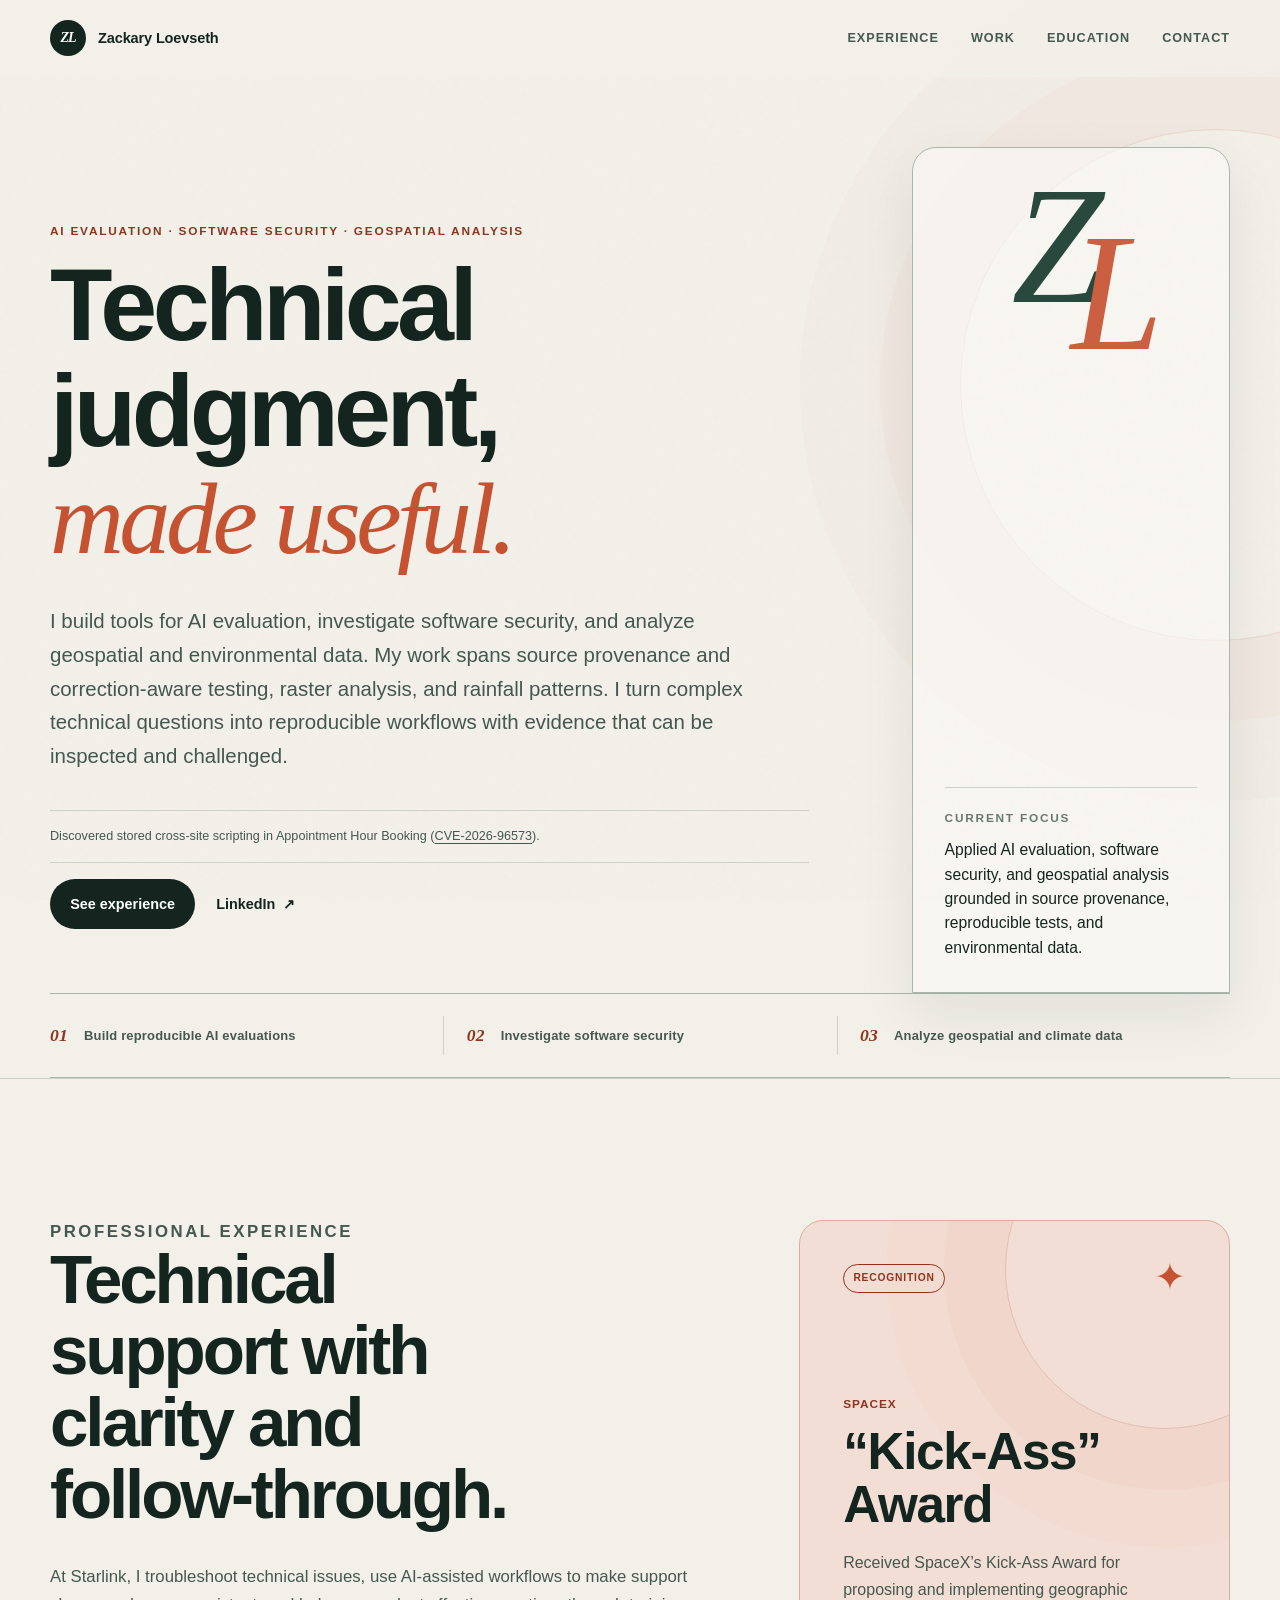
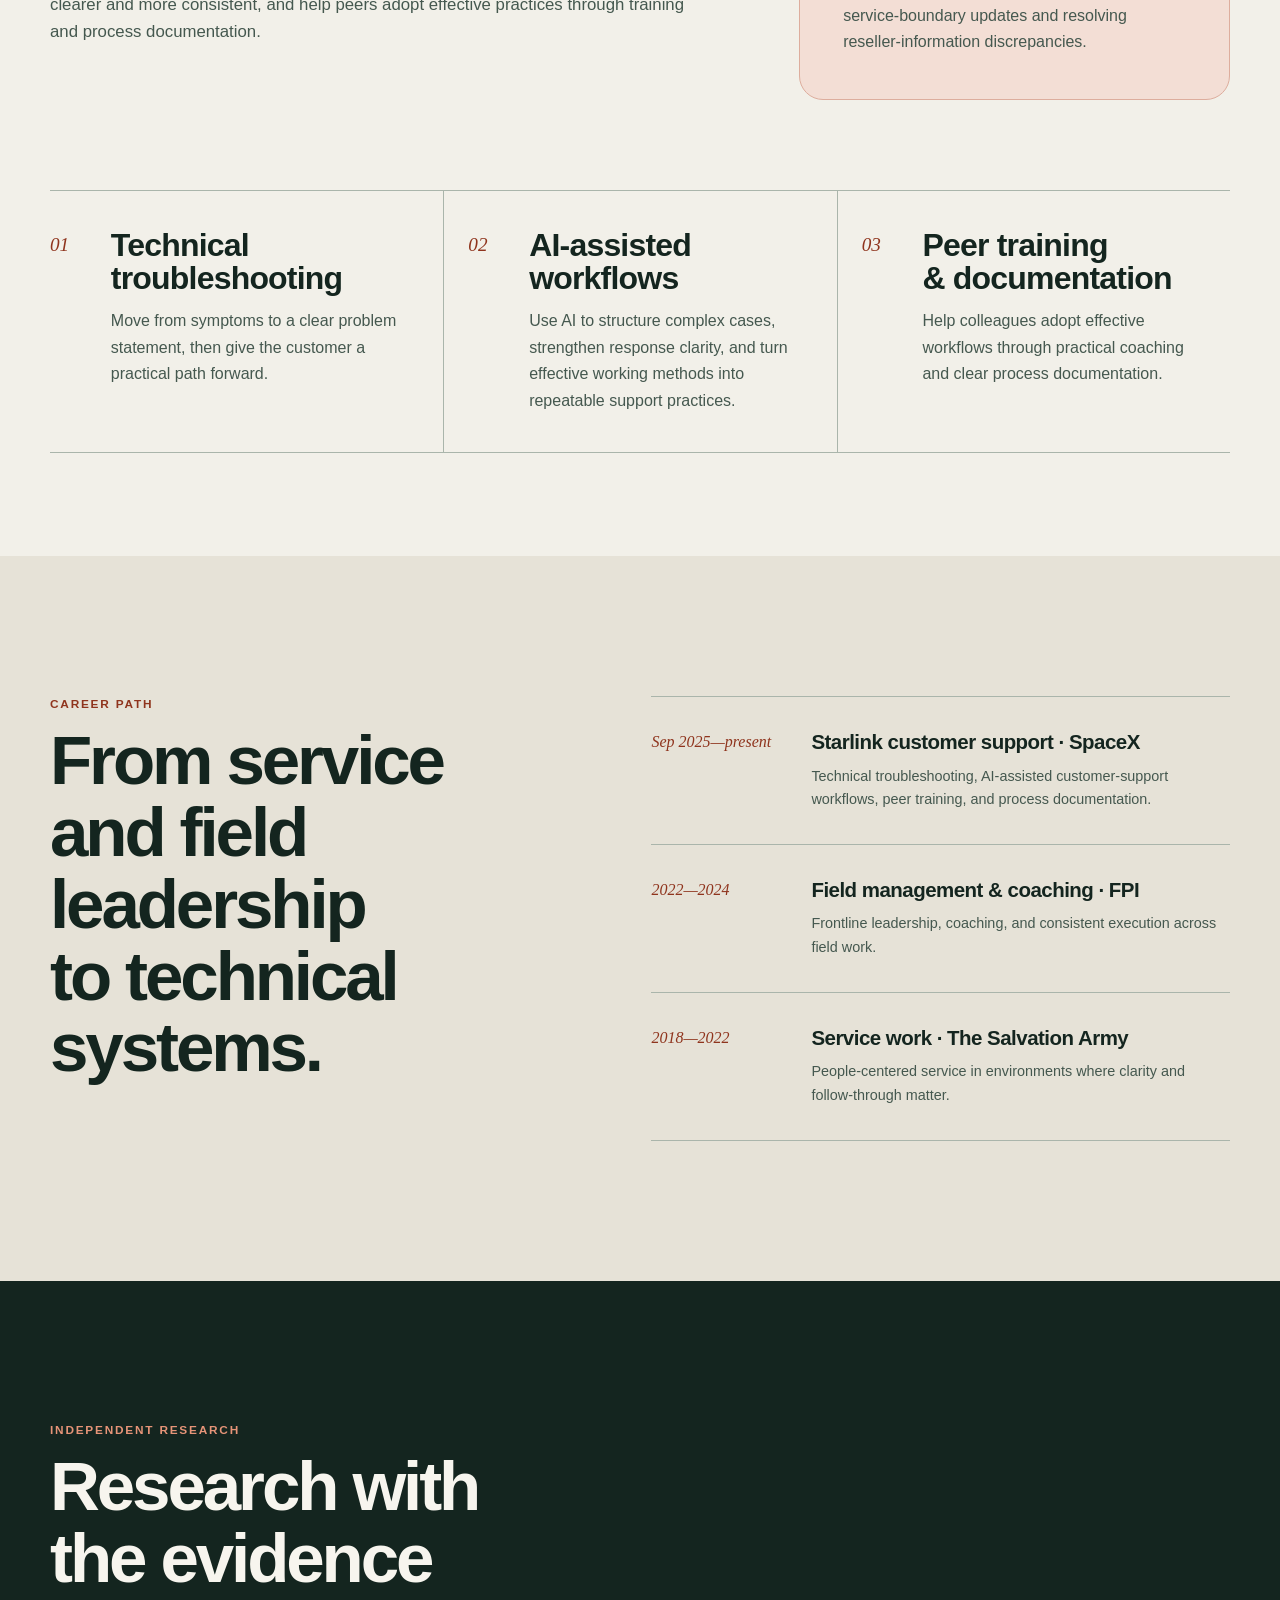
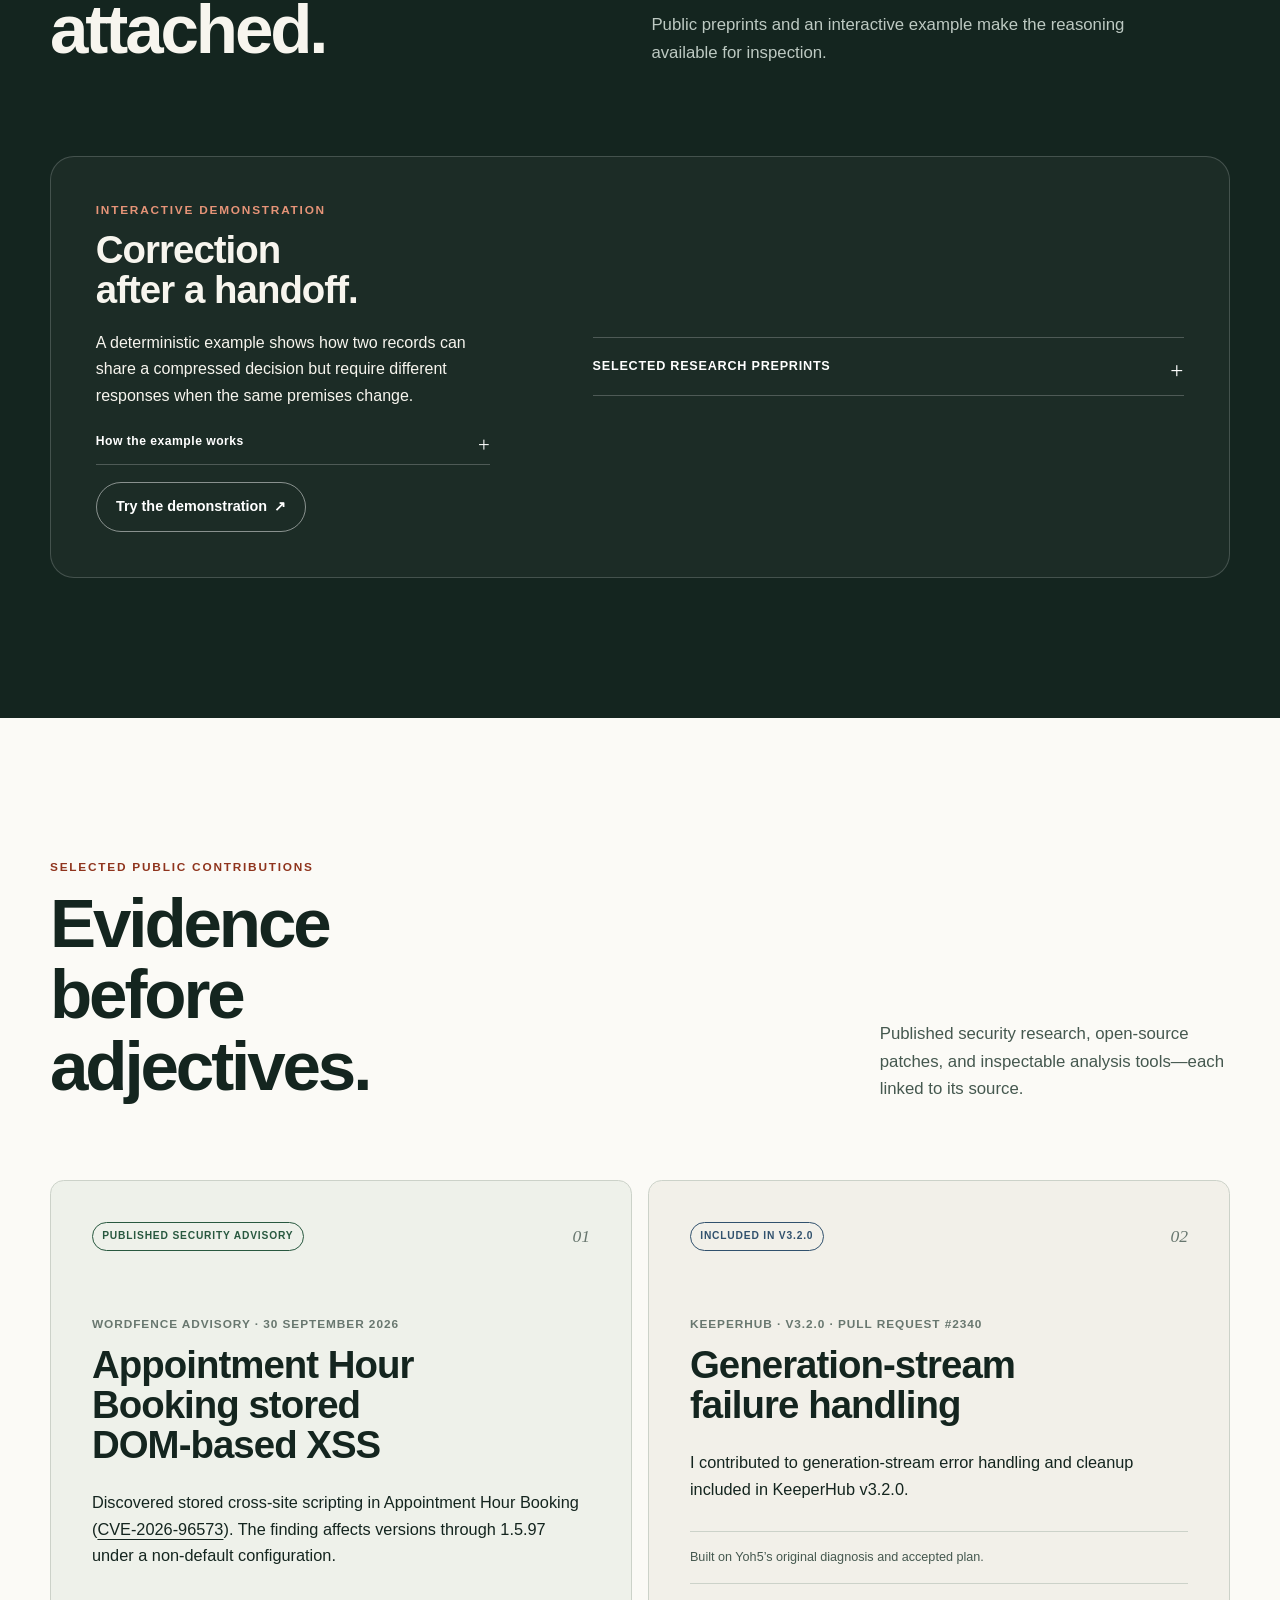
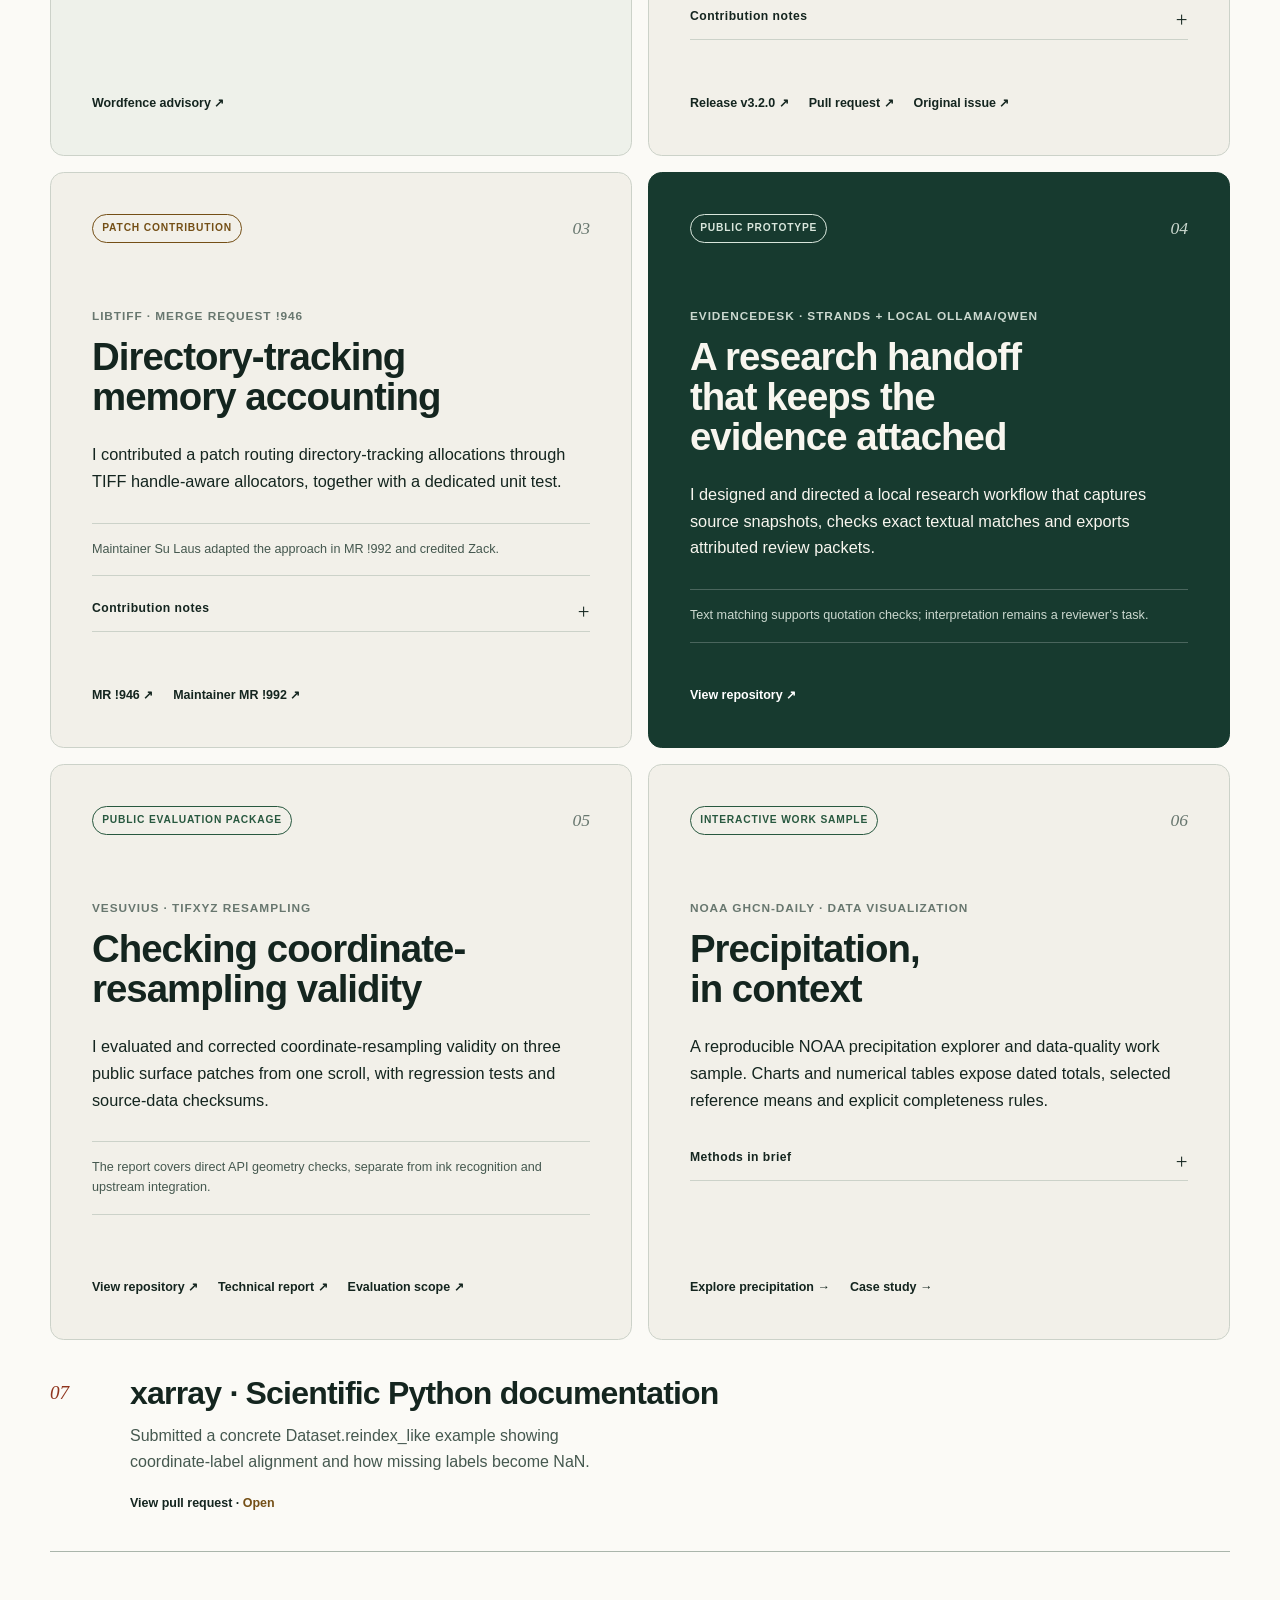
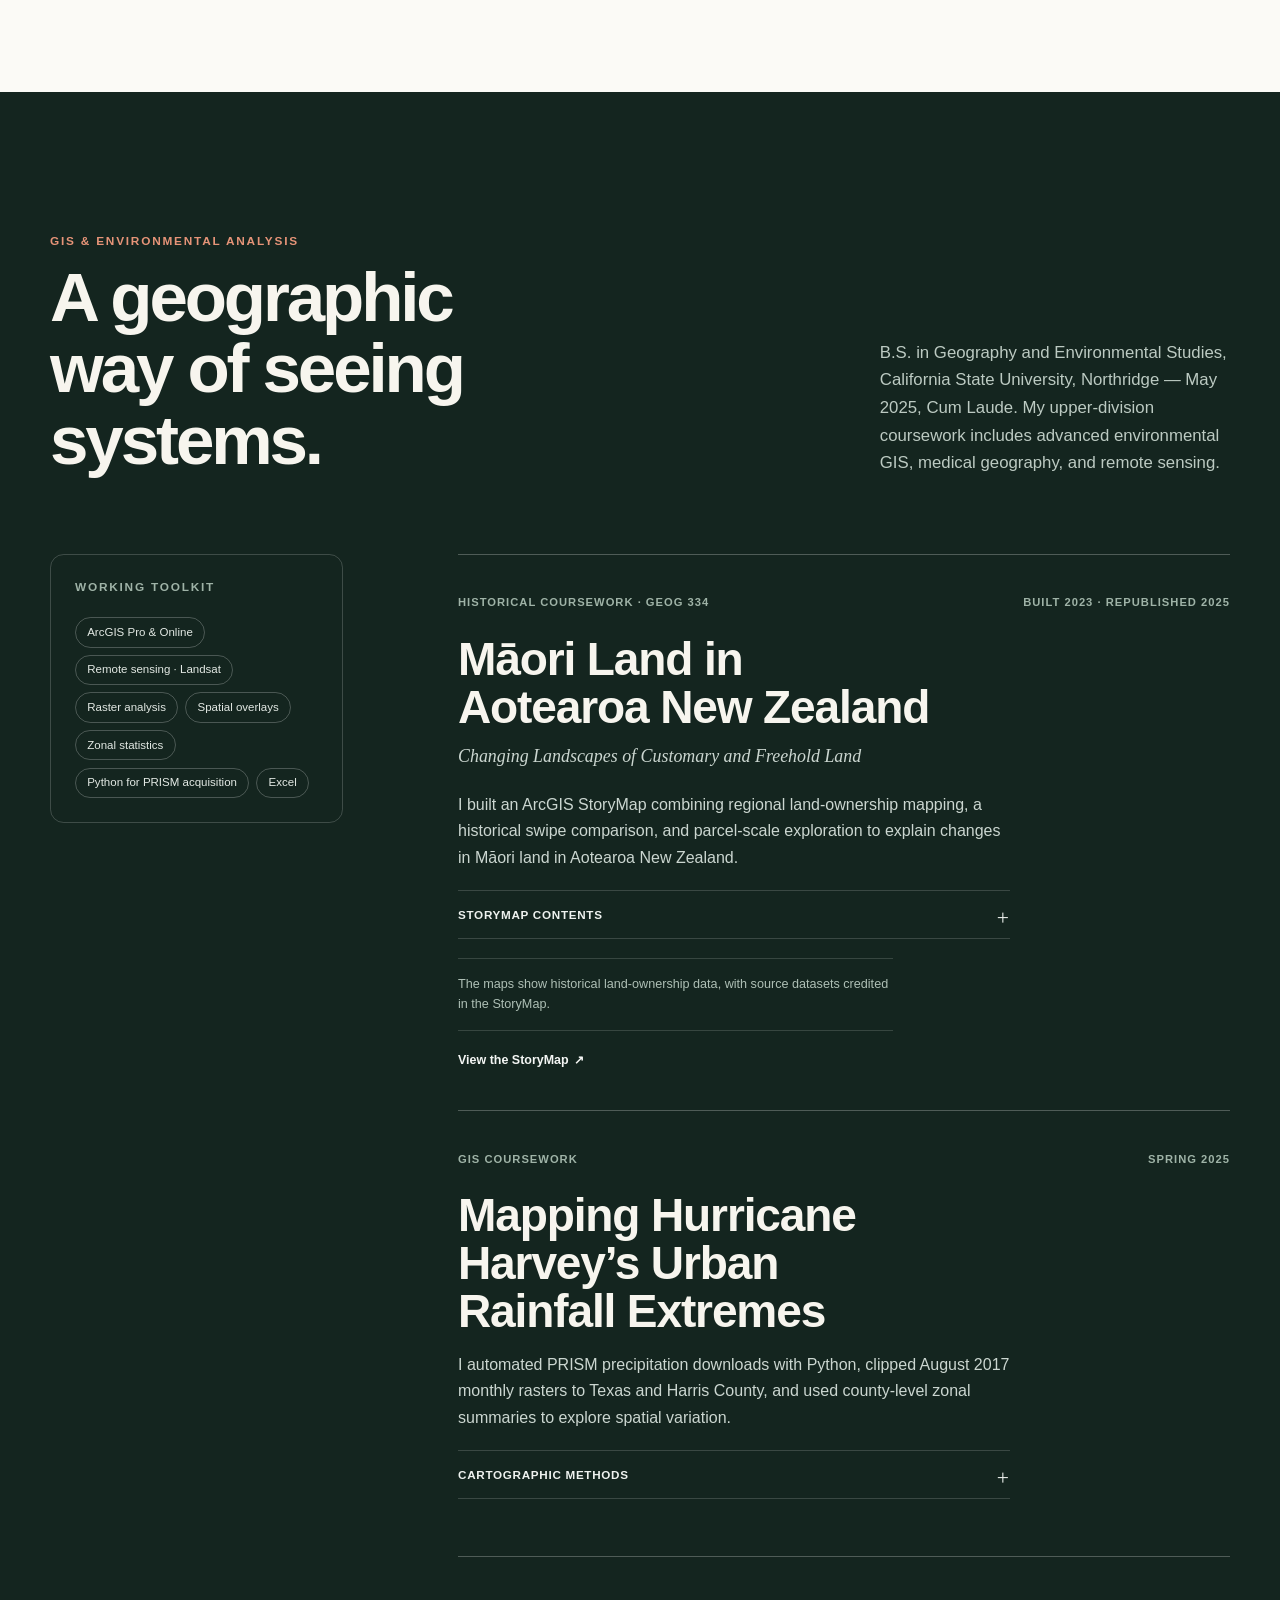
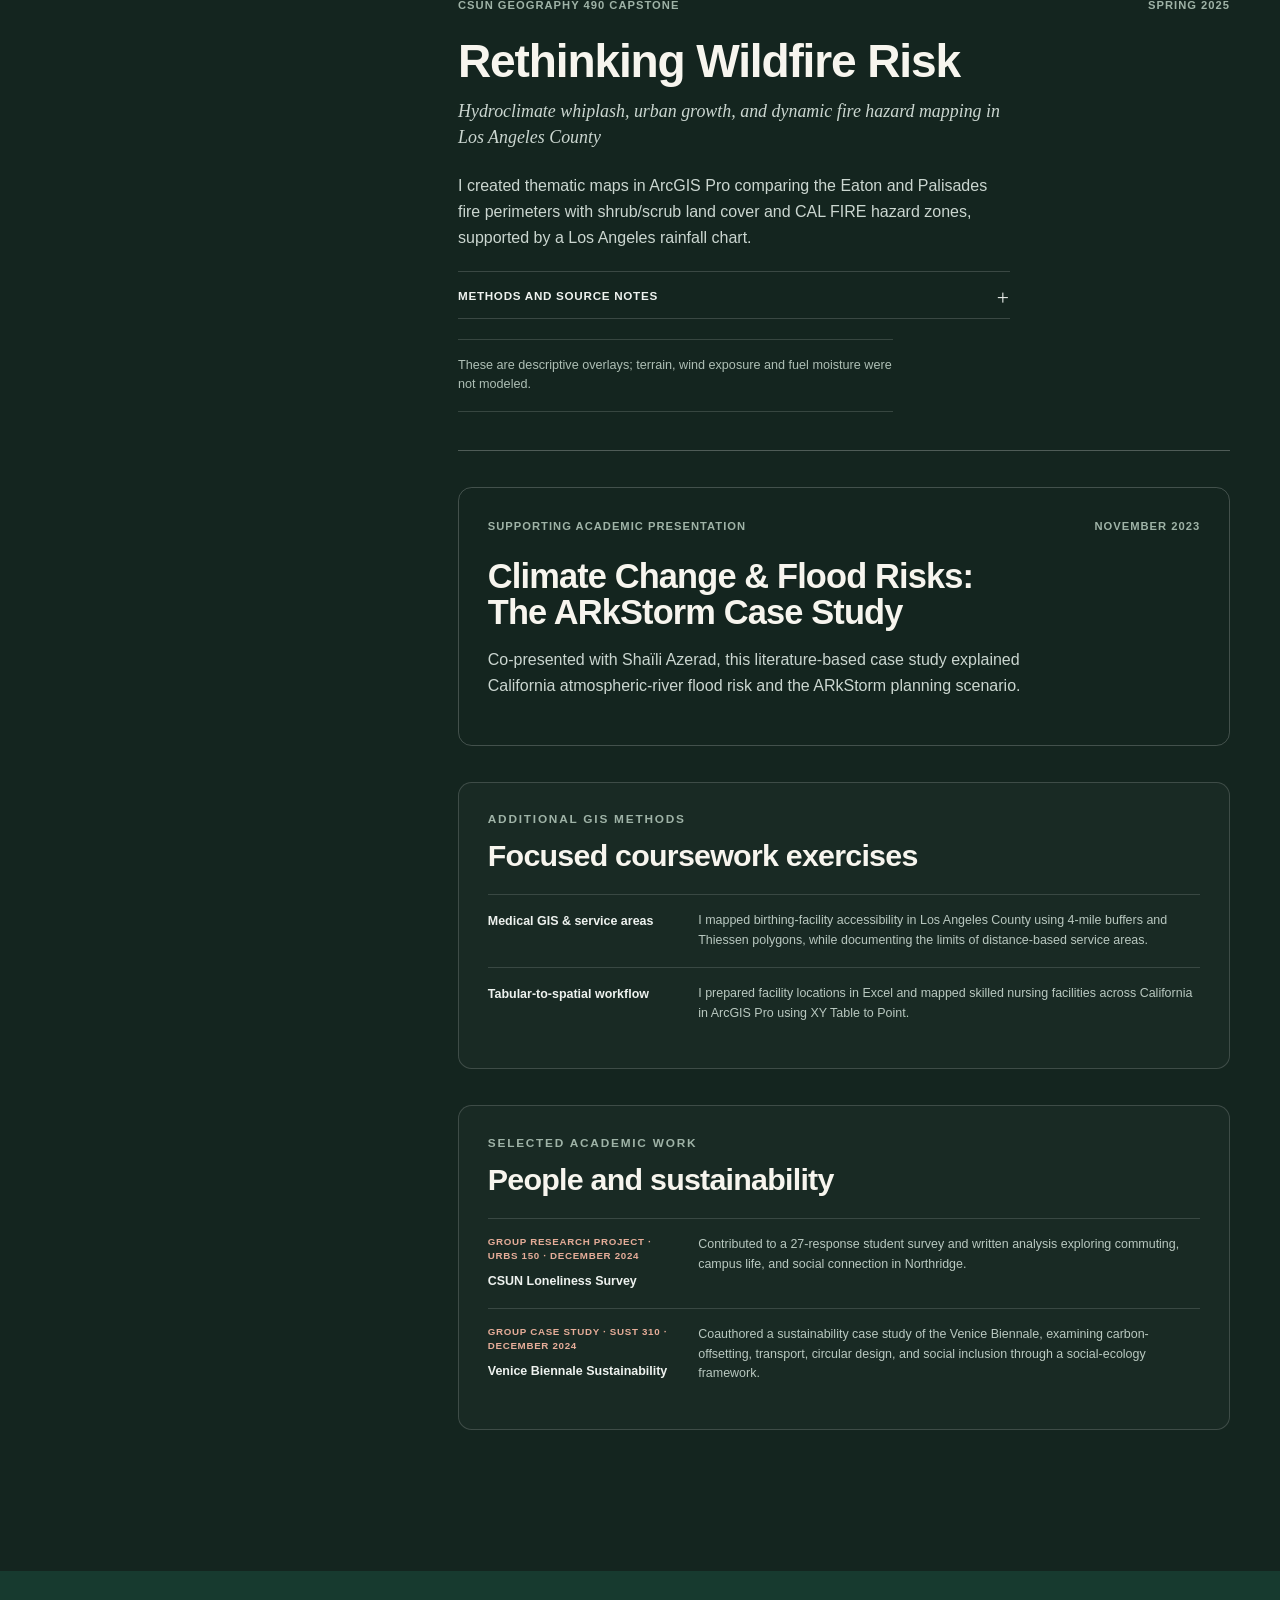
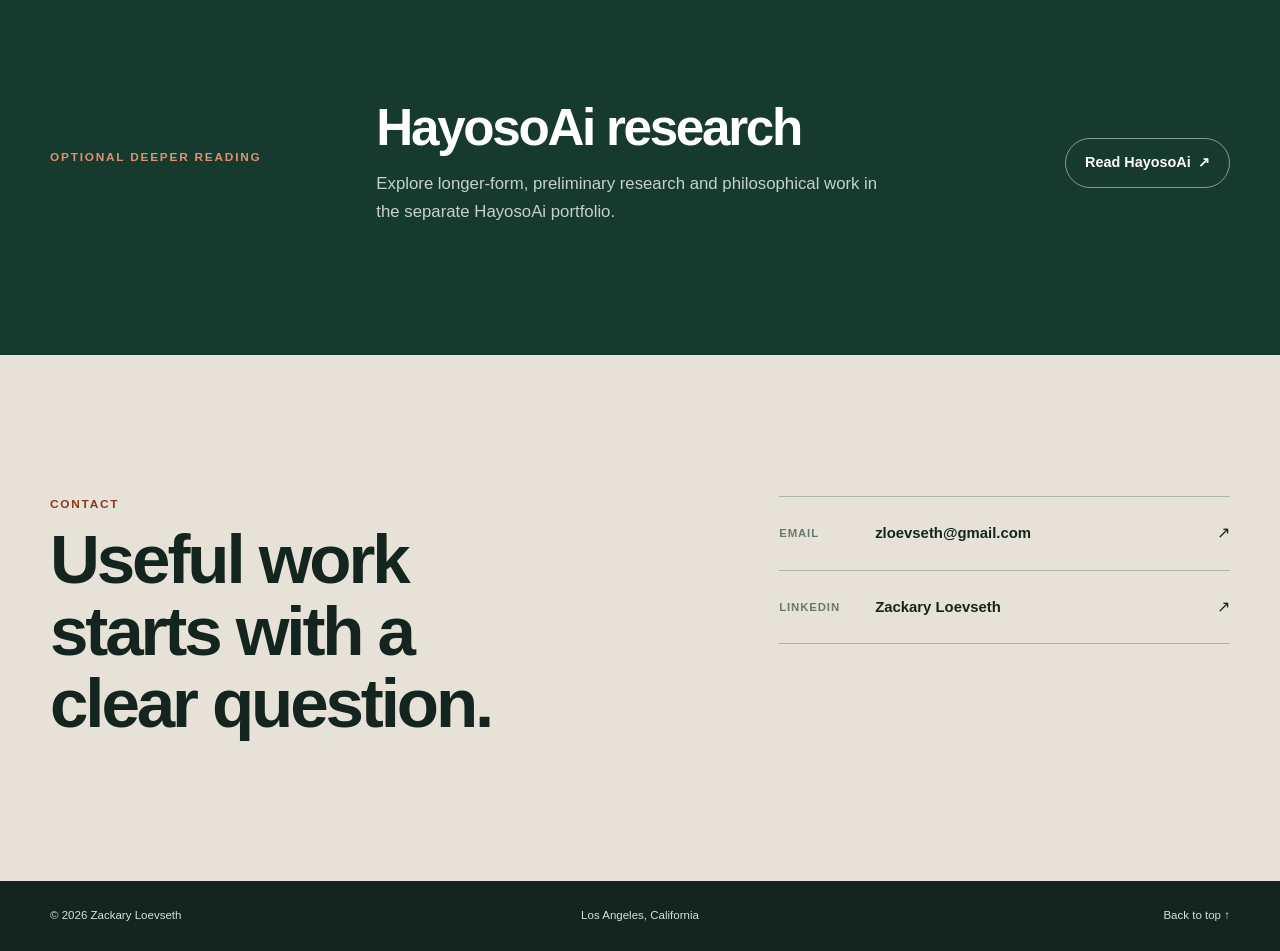
<file: index.html>
<!doctype html>
<html lang="en">
  <head>
    <meta charset="utf-8" />
    <meta name="viewport" content="width=device-width, initial-scale=1" />
    <meta
      name="description"
      content="Zackary Loevseth’s portfolio: applied AI evaluation, software security, and geospatial and environmental analysis through reproducible tools and traceable evidence."
    />
    <meta name="theme-color" content="#f2f0e9" />
    <title>Zackary Loevseth — Professional Portfolio</title>
    <link rel="stylesheet" href="styles.css" />
    <script>document.documentElement.classList.add('js');</script>
    <script src="script.js" defer></script>
  </head>
  <body>
    <a class="skip-link" href="#main-content">Skip to main content</a>

    <header class="site-header" data-site-header>
      <div class="shell header-inner">
        <a class="brand" href="#top" aria-label="Zackary Loevseth, back to top">
          <span class="brand-mark" aria-hidden="true">ZL</span>
          <span class="brand-name">Zackary Loevseth</span>
        </a>

        <nav class="site-nav" aria-label="Primary navigation">
          <a href="#experience">Experience</a>
          <a href="#work">Work</a>
          <a href="#background">Education</a>
          <a href="#contact">Contact</a>
        </nav>
      </div>
    </header>

    <main id="main-content">
      <section class="hero" id="top" aria-labelledby="hero-title">
        <div class="shell hero-grid">
          <div class="hero-copy" data-reveal>
            <p class="eyebrow">AI evaluation · Software security · Geospatial analysis</p>
            <h1 id="hero-title">Technical judgment,<br /><em>made useful.</em></h1>
            <p class="hero-intro">
              I build tools for AI evaluation, investigate software security,
              and analyze geospatial and environmental data. My work spans source
              provenance and correction-aware testing, raster analysis, and rainfall
              patterns. I turn complex technical questions into reproducible workflows
              with evidence that can be inspected and challenged.
            </p>
            <p class="scope-note">
              Discovered stored cross-site scripting in Appointment Hour Booking
              (<a href="https://www.cve.org/CVERecord?id=CVE-2026-96573" target="_blank" rel="noopener noreferrer">CVE-2026-96573</a>).
            </p>
            <div class="hero-actions" aria-label="Primary actions">
              <a class="button button-primary" href="#experience">See experience</a>
              <a
                class="button button-text"
                href="https://www.linkedin.com/in/zackaryloevseth/"
                target="_blank"
                rel="noopener noreferrer"
              >LinkedIn <span aria-hidden="true">↗</span></a>
            </div>
          </div>

          <aside class="hero-aside" aria-label="Current focus" data-reveal>
            <div class="hero-monogram" aria-hidden="true">
              <span>Z</span>
              <span>L</span>
            </div>
            <div class="focus-note">
              <p class="mini-label">Current focus</p>
              <p>Applied AI evaluation, software security, and geospatial analysis grounded in source provenance, reproducible tests, and environmental data.</p>
            </div>
          </aside>
        </div>

        <div class="shell capability-strip" data-reveal>
          <p><span>01</span> Build reproducible AI evaluations</p>
          <p><span>02</span> Investigate software security</p>
          <p><span>03</span> Analyze geospatial and climate data</p>
        </div>
      </section>

      <section class="section practice-section experience-section" id="experience" aria-labelledby="experience-title">
        <div class="shell">
          <div class="experience-header">
            <div class="practice-intro" data-reveal>
              <p class="eyebrow">Professional experience</p>
              <h2 id="experience-title">Technical support with clarity and follow-through.</h2>
              <p>
                At Starlink, I troubleshoot technical issues, use AI-assisted workflows
                to make support clearer and more consistent, and help peers adopt
                effective practices through training and process documentation.
              </p>
            </div>

            <aside class="award-card" aria-labelledby="award-title" data-reveal>
              <div class="award-topline">
                <span class="status status-award">Recognition</span>
                <span class="award-mark" aria-hidden="true">✦</span>
              </div>
              <p class="project-kicker">SpaceX</p>
              <h3 id="award-title">“Kick-Ass” Award</h3>
              <p class="award-copy">
                Received SpaceX’s Kick-Ass Award for proposing and implementing
                geographic service-boundary updates and resolving reseller-information
                discrepancies.
              </p>
            </aside>
          </div>

          <div class="practice-list experience-practices">
            <article class="practice-item" data-reveal>
              <span class="practice-number" aria-hidden="true">01</span>
              <div>
                <h3>Technical troubleshooting</h3>
                <p>Move from symptoms to a clear problem statement, then give the customer a practical path forward.</p>
              </div>
            </article>
            <article class="practice-item" data-reveal>
              <span class="practice-number" aria-hidden="true">02</span>
              <div>
                <h3>AI-assisted workflows</h3>
                <p>Use AI to structure complex cases, strengthen response clarity, and turn effective working methods into repeatable support practices.</p>
              </div>
            </article>
            <article class="practice-item" data-reveal>
              <span class="practice-number" aria-hidden="true">03</span>
              <div>
                <h3>Peer training &amp; documentation</h3>
                <p>Help colleagues adopt effective workflows through practical coaching and clear process documentation.</p>
              </div>
            </article>
          </div>
        </div>
      </section>

      <section class="section path-section" aria-labelledby="path-title">
        <div class="shell path-grid">
          <div data-reveal>
            <p class="eyebrow">Career path</p>
            <h2 id="path-title">From service and field leadership to technical systems.</h2>
          </div>
          <ol class="timeline" data-reveal>
            <li>
              <span class="timeline-years">Sep 2025—present</span>
              <div>
                <h3>Starlink customer support · SpaceX</h3>
                <p>Technical troubleshooting, AI-assisted customer-support workflows, peer training, and process documentation.</p>
              </div>
            </li>
            <li>
              <span class="timeline-years">2022—2024</span>
              <div>
                <h3>Field management & coaching · FPI</h3>
                <p>Frontline leadership, coaching, and consistent execution across field work.</p>
              </div>
            </li>
            <li>
              <span class="timeline-years">2018—2022</span>
              <div>
                <h3>Service work · The Salvation Army</h3>
                <p>People-centered service in environments where clarity and follow-through matter.</p>
              </div>
            </li>
          </ol>
        </div>
      </section>

      <section class="section independent-section" id="work" aria-labelledby="independent-title">
        <div class="shell independent-heading" data-reveal>
          <div>
            <p class="eyebrow">Independent research</p>
            <h2 id="independent-title">Research with the evidence attached.</h2>
          </div>
          <p class="independent-intro">
            Public preprints and an interactive example make the reasoning
            available for inspection.
          </p>
        </div>

        <div class="shell research-verification" data-reveal>
          <div class="research-verification-copy">
            <p class="eyebrow">Interactive demonstration</p>
            <h3 id="reopening-pilot-title">Correction after a handoff.</h3>
            <p>
              A deterministic example shows how two records can share a compressed
              decision but require different responses when the same premises change.
            </p>
            <details class="project-notes research-compact-notes">
              <summary>How the example works</summary>
              <div class="notes-body">
                <p>
                  Two fictional rules preserve different arrangements of supporting
                  reasons. Withdrawing the same premises changes their decisions
                  differently. This constructed example illustrates information loss
                  in a handoff; it does not measure language-model performance.
                </p>
              </div>
            </details>
            <a class="button button-outline" href="https://zackaryloevseth.github.io/research-portfolio/hayosoai/reopening.html" target="_blank" rel="noopener noreferrer">Try the demonstration <span aria-hidden="true">↗</span></a>
          </div>

          <details class="preprint-panel">
            <summary>Selected research preprints</summary>
            <div class="preprint-list">
              <a href="https://zackaryloevseth.github.io/research-portfolio/assets/publications/graffiti3/manuscript.pdf" target="_blank" rel="noopener noreferrer">
                <span>
                  <strong>Graffiti³ counterexample families</strong>
                  <small>Explicit counterexample families for five finite-group inequalities.</small>
                </span>
                <span class="preprint-meta">Preprint · PDF <span aria-hidden="true">↗</span></span>
              </a>
              <a href="https://zackaryloevseth.github.io/research-portfolio/assets/publications/semiorder/manuscript.pdf" target="_blank" rel="noopener noreferrer">
                <span>
                  <strong>Semiorder projection bounds</strong>
                  <small>Planar projection bounds with exact verification.</small>
                </span>
                <span class="preprint-meta">Preprint · PDF <span aria-hidden="true">↗</span></span>
              </a>
              <a href="https://zackaryloevseth.github.io/research-portfolio/assets/publications/erdos64/manuscript.pdf" target="_blank" rel="noopener noreferrer">
                <span>
                  <strong>Erdős–Gyárfás bounds</strong>
                  <small>Conditional degree-distribution bounds for hypothetical minimal counterexamples.</small>
                </span>
                <span class="preprint-meta">Preprint · PDF <span aria-hidden="true">↗</span></span>
              </a>
            </div>
          </details>
        </div>
      </section>

      <section class="section work-section" id="contributions" aria-labelledby="work-title">
        <div class="shell">
          <div class="section-heading" data-reveal>
            <div>
              <p class="eyebrow">Selected public contributions</p>
              <h2 id="work-title">Evidence before adjectives.</h2>
            </div>
            <p>
              Published security research, open-source patches, and inspectable
              analysis tools—each linked to its source.
            </p>
          </div>

          <div class="project-grid">
            <article class="project-card project-card-featured" data-reveal>
              <div class="card-topline">
                <span class="status status-published">Published security advisory</span>
                <span class="card-index" aria-hidden="true">01</span>
              </div>
              <p class="project-kicker">Wordfence advisory · 30 September 2026</p>
              <h3>Appointment Hour Booking stored DOM-based XSS</h3>
              <p class="project-summary">
                Discovered stored cross-site scripting in Appointment Hour Booking
                (<a href="https://www.cve.org/CVERecord?id=CVE-2026-96573" target="_blank" rel="noopener noreferrer">CVE-2026-96573</a>).
                The finding affects versions through 1.5.97 under a non-default configuration.
              </p>
              <div class="card-links">
                <a
                  href="https://www.wordfence.com/threat-intel/vulnerabilities/id/3044e60f-b930-42db-ba5d-656e71b84226"
                  target="_blank"
                  rel="noopener noreferrer"
                >Wordfence advisory <span aria-hidden="true">↗</span></a>
              </div>
            </article>

            <article class="project-card" data-reveal>
              <div class="card-topline">
                <span class="status status-merged">Included in v3.2.0</span>
                <span class="card-index" aria-hidden="true">02</span>
              </div>
              <p class="project-kicker">KeeperHub · v3.2.0 · Pull request #2340</p>
              <h3>Generation-stream failure handling</h3>
              <p class="project-summary">
                I contributed to generation-stream error handling and cleanup
                included in KeeperHub v3.2.0.
              </p>
              <p class="scope-note">
                Built on Yoh5’s original diagnosis and accepted plan.
              </p>
              <details class="project-notes">
                <summary>Contribution notes</summary>
                <div class="notes-body">
                  <p>
                    The patch separated JSON parsing from deliberate stream errors,
                    canceled still-open readers on early failure, preserved the
                    original error if cleanup failed, and added mocked-stream tests.
                  </p>
                </div>
              </details>
              <div class="card-links">
                <a href="https://github.com/KeeperHub/keeperhub/releases/tag/v3.2.0" target="_blank" rel="noopener noreferrer">Release v3.2.0 <span aria-hidden="true">↗</span></a>
                <a href="https://github.com/KeeperHub/keeperhub/pull/2340" target="_blank" rel="noopener noreferrer">Pull request <span aria-hidden="true">↗</span></a>
                <a href="https://github.com/KeeperHub/keeperhub/issues/2333" target="_blank" rel="noopener noreferrer">Original issue <span aria-hidden="true">↗</span></a>
              </div>
            </article>

            <article class="project-card" data-reveal>
              <div class="card-topline">
                <span class="status status-open">Patch contribution</span>
                <span class="card-index" aria-hidden="true">03</span>
              </div>
              <p class="project-kicker">LibTIFF · Merge request !946</p>
              <h3>Directory-tracking memory accounting</h3>
              <p class="project-summary">
                I contributed a patch routing directory-tracking allocations through
                TIFF handle-aware allocators, together with a dedicated unit test.
              </p>
              <p class="scope-note">
                Maintainer Su Laus adapted the approach in MR !992 and credited Zack.
              </p>
              <details class="project-notes">
                <summary>Contribution notes</summary>
                <div class="notes-body">
                  <p>
                    The <code>test_open_options</code> tests in the maintainer’s
                    MR !992 came from the separate test contribution in MR !975.
                  </p>
                </div>
              </details>
              <div class="card-links">
                <a href="https://gitlab.com/libtiff/libtiff/-/merge_requests/946" target="_blank" rel="noopener noreferrer">MR !946 <span aria-hidden="true">↗</span></a>
                <a href="https://gitlab.com/libtiff/libtiff/-/merge_requests/992" target="_blank" rel="noopener noreferrer">Maintainer MR !992 <span aria-hidden="true">↗</span></a>
              </div>
            </article>

            <article class="project-card project-card-dark" data-reveal>
              <div class="card-topline">
                <span class="status status-prototype">Public prototype</span>
                <span class="card-index" aria-hidden="true">04</span>
              </div>
              <p class="project-kicker">EvidenceDesk · Strands + local Ollama/Qwen</p>
              <h3>A research handoff that keeps the evidence attached</h3>
              <p class="project-summary">
                I designed and directed a local research workflow that captures
                source snapshots, checks exact textual matches and exports
                attributed review packets.
              </p>
              <p class="scope-note">
                Text matching supports quotation checks; interpretation remains
                a reviewer’s task.
              </p>
              <div class="card-links">
                <a href="https://github.com/ZackaryLoevseth/evidencedesk-strands" target="_blank" rel="noopener noreferrer">View repository <span aria-hidden="true">↗</span></a>
              </div>
            </article>

            <article class="project-card" data-reveal>
              <div class="card-topline">
                <span class="status status-published">Public evaluation package</span>
                <span class="card-index" aria-hidden="true">05</span>
              </div>
              <p class="project-kicker">Vesuvius · TIFXYZ resampling</p>
              <h3>Checking coordinate-resampling validity</h3>
              <p class="project-summary">
                I evaluated and corrected coordinate-resampling validity on three
                public surface patches from one scroll, with regression tests and
                source-data checksums.
              </p>
              <p class="scope-note">
                The report covers direct API geometry checks, separate from
                ink recognition and upstream integration.
              </p>
              <div class="card-links">
                <a href="https://github.com/ZackaryLoevseth/vesuvius-tifxyz-resampling" target="_blank" rel="noopener noreferrer">View repository <span aria-hidden="true">↗</span></a>
                <a href="https://github.com/ZackaryLoevseth/vesuvius-tifxyz-resampling/blob/main/REVIEW_REPORT.md" target="_blank" rel="noopener noreferrer">Technical report <span aria-hidden="true">↗</span></a>
                <a href="https://github.com/ZackaryLoevseth/vesuvius-tifxyz-resampling/blob/main/SCOPE.md" target="_blank" rel="noopener noreferrer">Evaluation scope <span aria-hidden="true">↗</span></a>
              </div>
            </article>

            <article class="project-card" data-reveal>
              <div class="card-topline">
                <span class="status status-published">Interactive work sample</span>
                <span class="card-index" aria-hidden="true">06</span>
              </div>
              <p class="project-kicker">NOAA GHCN-Daily · Data visualization</p>
              <h3>Precipitation, in context</h3>
              <p class="project-summary">
                A reproducible NOAA precipitation explorer and data-quality work
                sample. Charts and numerical tables expose dated totals, selected
                reference means and explicit completeness rules.
              </p>
              <details class="project-notes">
                <summary>Methods in brief</summary>
                <div class="notes-body">
                  <p>
                    Changing the dates or reference changes the relative comparison
                    by ordinary arithmetic. The app retains unavailable results
                    and separates synthetic omissions from observed data.
                  </p>
                </div>
              </details>
              <div class="card-links">
                <a href="work/rainfall/">Explore precipitation <span aria-hidden="true">→</span></a>
                <a href="work/rainfall/case-study.html">Case study <span aria-hidden="true">→</span></a>
              </div>
            </article>
          </div>

          <article class="practice-item" data-reveal>
            <span class="practice-number" aria-hidden="true">07</span>
            <div>
              <h3>xarray · Scientific Python documentation</h3>
              <p>Submitted a concrete Dataset.reindex_like example showing coordinate-label alignment and how missing labels become NaN.</p>
              <div class="card-links">
                <a href="https://github.com/pydata/xarray/pull/11792" target="_blank" rel="noopener noreferrer">View pull request · <span class="status-open">Open</span></a>
              </div>
            </div>
          </article>
        </div>
      </section>

      <section class="section gis-section" id="background" aria-labelledby="background-title">
        <div class="shell">
          <div class="section-heading" data-reveal>
            <div>
              <p class="eyebrow">GIS & environmental analysis</p>
              <h2 id="background-title">A geographic way of seeing systems.</h2>
            </div>
            <p>
              B.S. in Geography and Environmental Studies, California State
              University, Northridge — May 2025, Cum Laude. My upper-division
              coursework includes advanced environmental GIS, medical geography,
              and remote sensing.
            </p>
          </div>

          <div class="gis-layout">
            <div class="skills-panel" data-reveal>
              <p class="mini-label">Working toolkit</p>
              <ul class="skill-list" aria-label="GIS and analysis skills">
                <li>ArcGIS Pro & Online</li>
                <li>Remote sensing · Landsat</li>
                <li>Raster analysis</li>
                <li>Spatial overlays</li>
                <li>Zonal statistics</li>
                <li>Python for PRISM acquisition</li>
                <li>Excel</li>
              </ul>
            </div>

            <div class="study-list">
              <article class="study" data-reveal>
                <div class="study-meta">
                  <span>Historical coursework · GEOG 334</span>
                  <span>Built 2023 · Republished 2025</span>
                </div>
                <h3>Māori Land in Aotearoa New Zealand</h3>
                <p class="study-subtitle">
                  Changing Landscapes of Customary and Freehold Land
                </p>
                <p>
                  I built an ArcGIS StoryMap combining regional land-ownership mapping,
                  a historical swipe comparison, and parcel-scale exploration to
                  explain changes in Māori land in Aotearoa New Zealand.
                </p>
                <details class="study-notes">
                  <summary>StoryMap contents</summary>
                  <p>
                    The published story includes three web maps, a regional percentage
                    view, an 1860/2017 North Island swipe comparison, and exploration of
                    remaining customary-land parcels including Te Neke. It identifies
                    Māori Land Dataset 2017 and New Zealand Region Boundaries 2021.
                  </p>
                </details>
                <p class="scope-note">
                  The maps show historical land-ownership data, with source
                  datasets credited in the StoryMap.
                </p>
                <a
                  class="study-link"
                  href="https://storymaps.arcgis.com/stories/17429649a34e4ae7af0454758f4369c1"
                  target="_blank"
                  rel="noopener noreferrer"
                >View the StoryMap <span aria-hidden="true">↗</span></a>
              </article>
              <article class="study" data-reveal>
                <div class="study-meta">
                  <span>GIS coursework</span>
                  <span>Spring 2025</span>
                </div>
                <h3>Mapping Hurricane Harvey’s Urban Rainfall Extremes</h3>
                <p>
                  I automated PRISM precipitation downloads with Python, clipped August
                  2017 monthly rasters to Texas and Harris County, and used county-level
                  zonal summaries to explore spatial variation.
                </p>
                <details class="study-notes">
                  <summary>Cartographic methods</summary>
                  <p>
                    I applied cubic resampling and Jenks classification for display.
                    August 2017 monthly totals include rainfall outside Hurricane Harvey;
                    resampling changes presentation, not measurement resolution.
                  </p>
                </details>
              </article>
              <article class="study" data-reveal>
                <div class="study-meta">
                  <span>CSUN Geography 490 capstone</span>
                  <span>Spring 2025</span>
                </div>
                <h3>Rethinking Wildfire Risk</h3>
                <p class="study-subtitle">
                  Hydroclimate whiplash, urban growth, and dynamic fire hazard
                  mapping in Los Angeles County
                </p>
                <p>
                  I created thematic maps in ArcGIS Pro comparing the Eaton and Palisades
                  fire perimeters with shrub/scrub land cover and CAL FIRE hazard zones,
                  supported by a Los Angeles rainfall chart.
                </p>
                <details class="study-notes">
                  <summary>Methods and source notes</summary>
                  <p>
                    I clipped NLCD shrub/scrub land cover (class 52) to Los Angeles
                    County and used Raster Calculator to create a binary raster.
                    I overlaid CAL FIRE and LA County GIS layers, assembled map
                    layouts, and visualized LA Almanac rainfall records in Excel.
                  </p>
                </details>
                <p class="scope-note">
                  These are descriptive overlays; terrain, wind exposure and fuel
                  moisture were not modeled.
                </p>
              </article>
              <article class="study study-compact" data-reveal>
                <div class="study-meta">
                  <span>Supporting academic presentation</span>
                  <span>November 2023</span>
                </div>
                <h3>Climate Change &amp; Flood Risks: The ARkStorm Case Study</h3>
                <p>
                  Co-presented with Shaïli Azerad, this literature-based case study
                  explained California atmospheric-river flood risk and the ARkStorm
                  planning scenario.
                </p>
              </article>
              <aside class="supporting-coursework" aria-labelledby="supporting-gis-title" data-reveal>
                <p class="mini-label">Additional GIS methods</p>
                <h3 id="supporting-gis-title">Focused coursework exercises</h3>
                <ul>
                  <li>
                    <strong>Medical GIS &amp; service areas</strong>
                    <span>I mapped birthing-facility accessibility in Los Angeles County using 4-mile buffers and Thiessen polygons, while documenting the limits of distance-based service areas.</span>
                  </li>
                  <li>
                    <strong>Tabular-to-spatial workflow</strong>
                    <span>I prepared facility locations in Excel and mapped skilled nursing facilities across California in ArcGIS Pro using XY Table to Point.</span>
                  </li>
                </ul>
              </aside>
              <aside class="supporting-coursework people-sustainability" aria-labelledby="people-sustainability-title" data-reveal>
                <p class="mini-label">Selected academic work</p>
                <h3 id="people-sustainability-title">People and sustainability</h3>
                <ul>
                  <li>
                    <div class="coursework-title">
                      <span class="coursework-meta">Group research project · URBS 150 · December 2024</span>
                      <strong>CSUN Loneliness Survey</strong>
                    </div>
                    <span>Contributed to a 27-response student survey and written analysis exploring commuting, campus life, and social connection in Northridge.</span>
                  </li>
                  <li>
                    <div class="coursework-title">
                      <span class="coursework-meta">Group case study · SUST 310 · December 2024</span>
                      <strong>Venice Biennale Sustainability</strong>
                    </div>
                    <span>Coauthored a sustainability case study of the Venice Biennale, examining carbon-offsetting, transport, circular design, and social inclusion through a social-ecology framework.</span>
                  </li>
                </ul>
              </aside>
            </div>
          </div>
        </div>
      </section>

      <aside class="research-path" aria-labelledby="research-title">
        <div class="shell research-inner" data-reveal>
          <p class="eyebrow">Optional deeper reading</p>
          <div>
            <h2 id="research-title">HayosoAi research</h2>
            <p>
              Explore longer-form, preliminary research and philosophical work in the
              separate HayosoAi portfolio.
            </p>
          </div>
          <a
            class="button button-outline"
            href="https://zackaryloevseth.github.io/research-portfolio/"
            target="_blank"
            rel="noopener noreferrer"
          >Read HayosoAi <span aria-hidden="true">↗</span></a>
        </div>
      </aside>

      <section class="section contact-section" id="contact" aria-labelledby="contact-title">
        <div class="shell contact-grid">
          <div data-reveal>
            <p class="eyebrow">Contact</p>
            <h2 id="contact-title">Useful work starts with a clear question.</h2>
          </div>
          <div class="contact-links" data-reveal>
            <a href="mailto:zloevseth@gmail.com">
              <span>Email</span>
              <strong>zloevseth@gmail.com</strong>
              <span aria-hidden="true">↗</span>
            </a>
            <a href="https://www.linkedin.com/in/zackaryloevseth/" target="_blank" rel="noopener noreferrer">
              <span>LinkedIn</span>
              <strong>Zackary Loevseth</strong>
              <span aria-hidden="true">↗</span>
            </a>
          </div>
        </div>
      </section>
    </main>

    <footer class="site-footer">
      <div class="shell footer-inner">
        <p>© <span data-year>2026</span> Zackary Loevseth</p>
        <p>Los Angeles, California</p>
        <a href="#top">Back to top <span aria-hidden="true">↑</span></a>
      </div>
    </footer>
  </body>
</html>
</file>
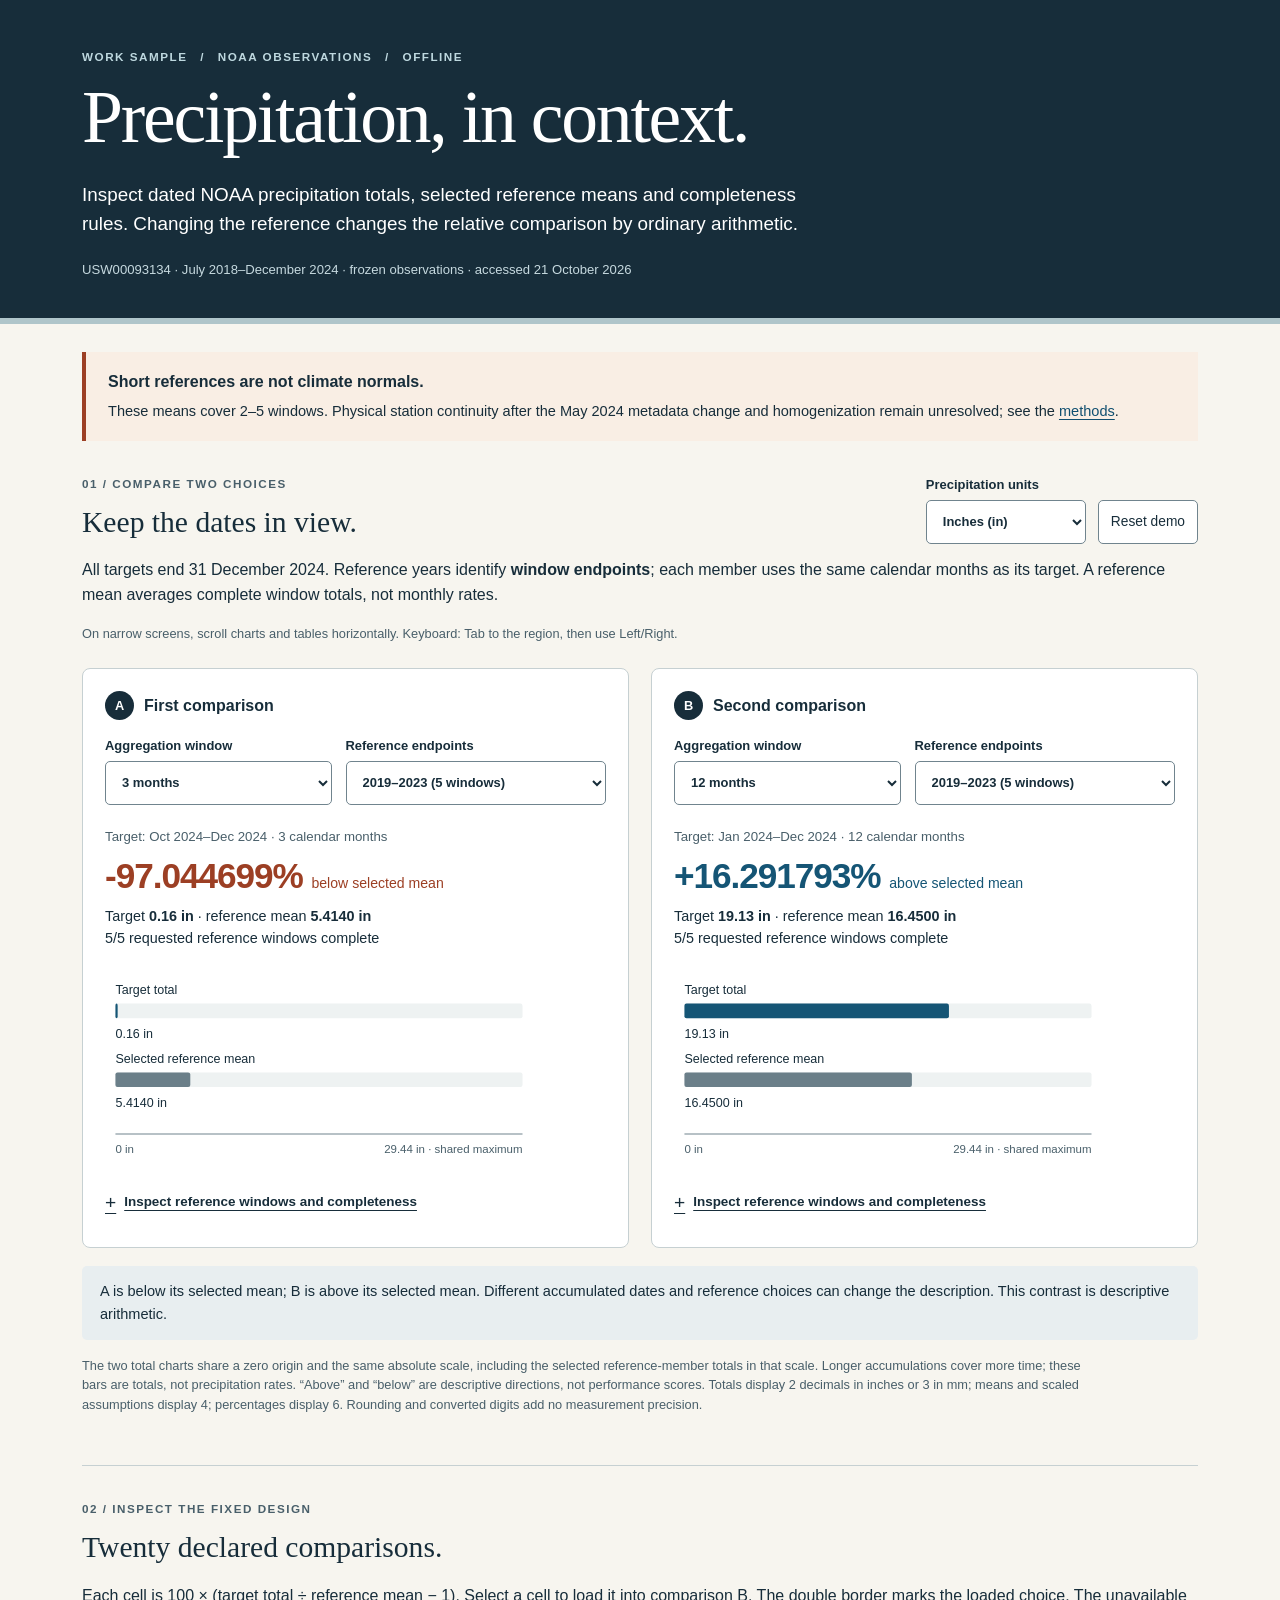
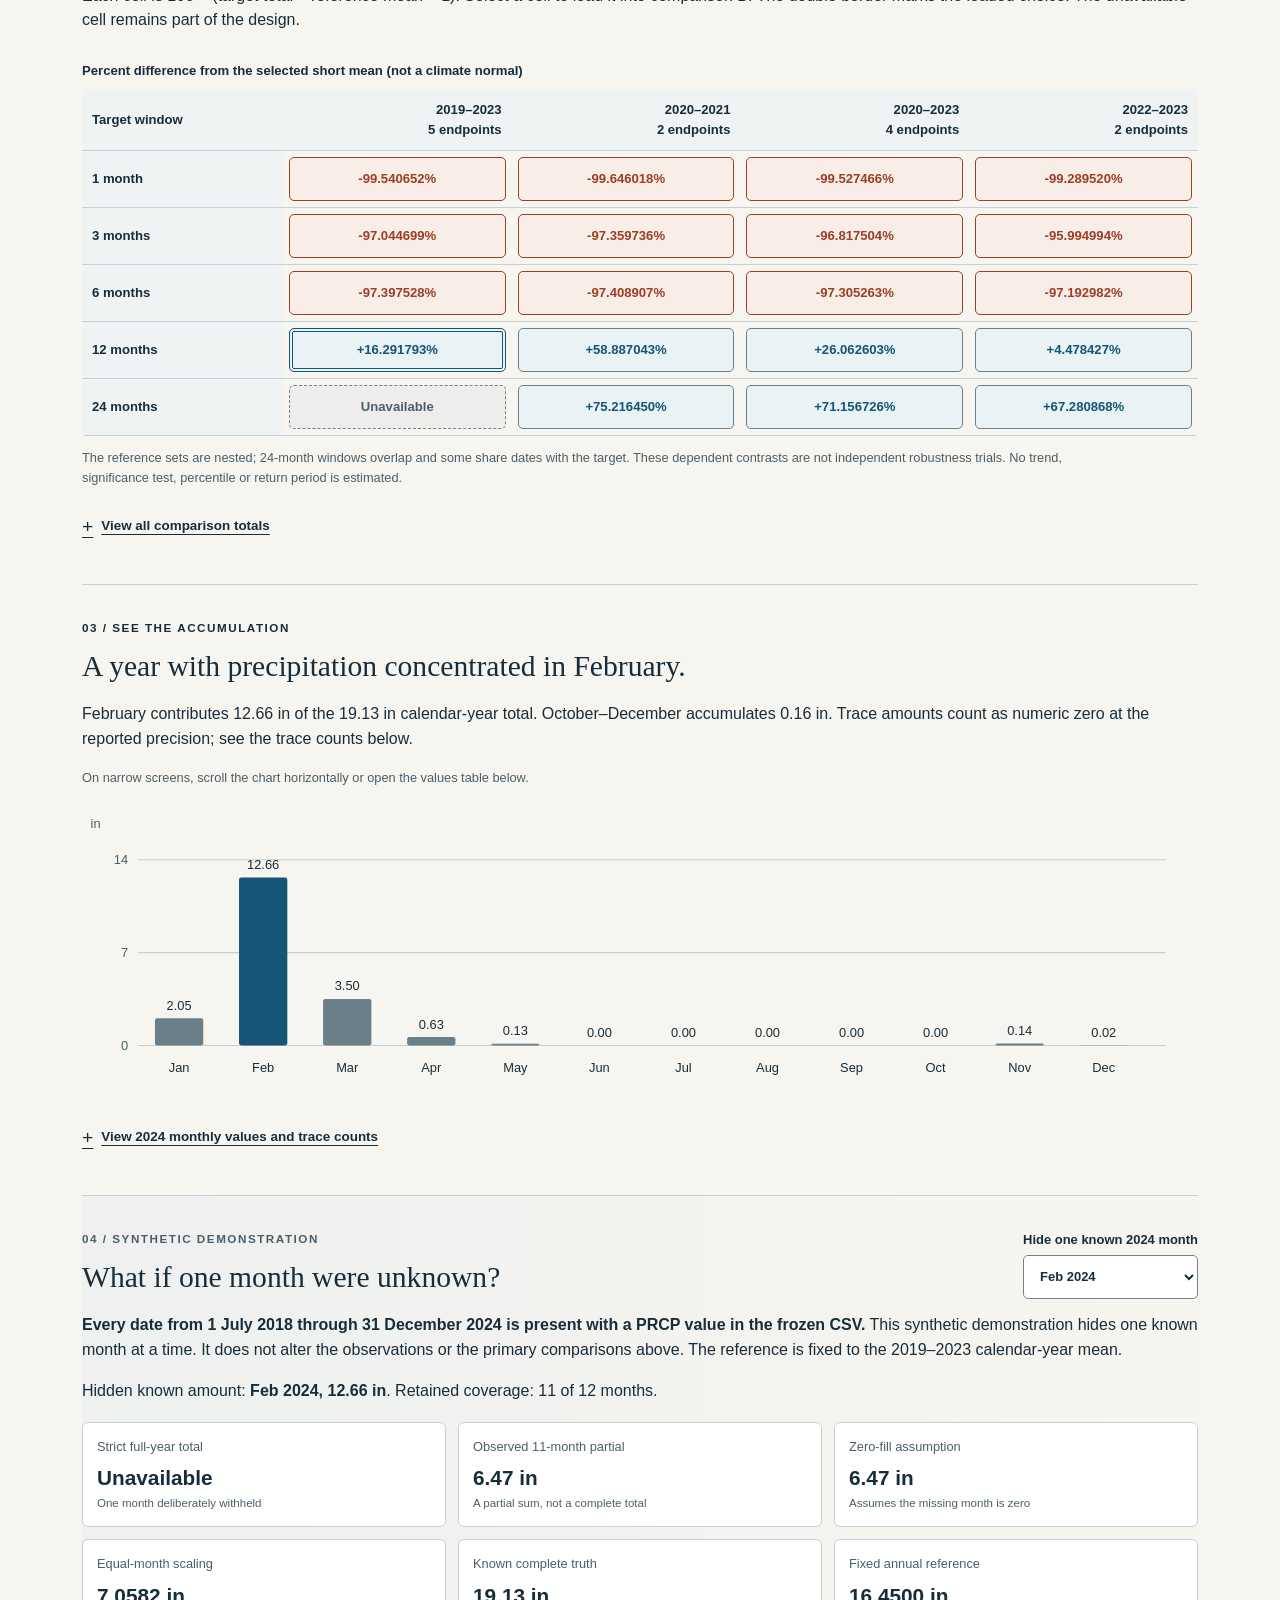
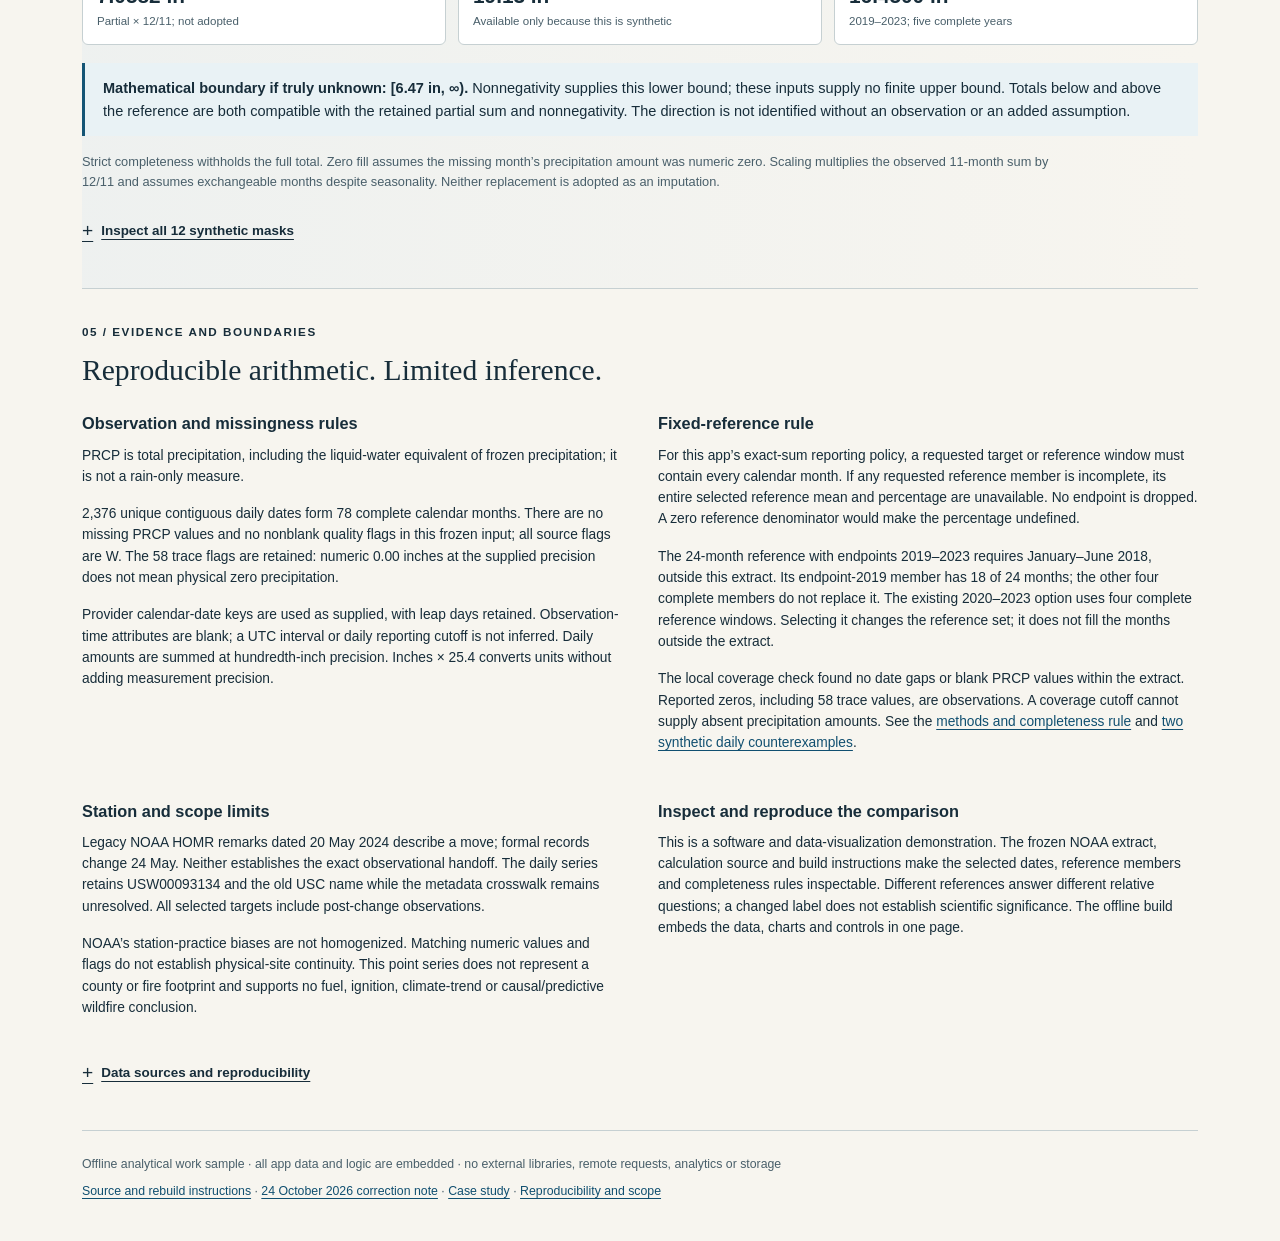
<file: work/rainfall/index.html>
<!doctype html>
<html lang="en">
<head>
  <meta charset="utf-8">
  <meta name="viewport" content="width=device-width,initial-scale=1">
  <meta http-equiv="Content-Security-Policy" content="default-src 'none'; script-src 'unsafe-inline'; style-src 'unsafe-inline'; connect-src 'none'; base-uri 'none'; form-action 'none'">
  <meta name="description" content="Reproducible NOAA precipitation explorer and data-quality work sample with dated totals, selected reference means and explicit completeness rules.">
  <title>Precipitation, in context · offline work sample</title>
  <style>:root{color-scheme:light;--ink:#172d3a;--muted:#495f6a;--paper:#f7f5ef;--card:#fff;--line:#c6d0d2;--blue:#155575;--rust:#9c3f24;--pale:#e9f2f5;--warm:#f9eee4;--focus:#773399}
*{box-sizing:border-box}body{margin:0;background:var(--paper);color:var(--ink);font:16px/1.55 -apple-system,BlinkMacSystemFont,"Segoe UI",sans-serif}a{color:#104f70;text-underline-offset:3px}a:hover{text-decoration-thickness:2px}button,select{font:inherit;color:inherit}button,select,summary{min-height:44px}button,select{border:1px solid #70848e;border-radius:5px;background:#fff;padding:9px 12px}button,summary{cursor:pointer}button:hover{background:#e8eff1}button:active{transform:translateY(1px)}:focus-visible{outline:3px solid var(--focus);outline-offset:4px}select{display:block;width:100%;margin-top:5px}.wrap{max-width:1180px;padding:0 32px;margin:auto}.masthead{background:var(--ink);color:#fff;padding:48px 0 38px;border-bottom:6px solid #afc5ca}.eyebrow{text-transform:uppercase;letter-spacing:.13em;font-weight:700;font-size:.73rem;margin:0 0 12px}.masthead .eyebrow{color:#bed8df}.masthead .eyebrow span{padding:0 8px}h1{font-family:Georgia,serif;font-weight:400;font-size:clamp(2.6rem,6vw,4.6rem);line-height:1.08;letter-spacing:-.03em;margin:12px 0 22px}.dek{font-size:1.18rem;max-width:730px;margin:0}.meta{font-size:.82rem;color:#c6d9df;margin:22px 0 0}h2{font-family:Georgia,serif;font-size:1.85rem;font-weight:400;line-height:1.2;margin:0 0 18px}h3{font-size:1.02rem;line-height:1.35;margin:0 0 16px}p{margin:0 0 16px}section{padding:34px 0;border-bottom:1px solid var(--line);scroll-margin-top:20px}.warning{background:var(--warm);border-left:4px solid var(--rust);padding:18px 22px;margin-top:28px}.warning p{margin:5px 0 0;font-size:.91rem}.section-head{display:flex;align-items:start;justify-content:space-between;gap:20px}.section-head .eyebrow{color:var(--muted)}.global-controls{display:flex;align-items:end;gap:12px}.global-controls label{min-width:160px}label{font-size:.81rem;font-weight:650;display:block}#reset{font-size:.86rem}.comparisons{display:grid;grid-template-columns:1fr 1fr;gap:22px;margin-top:24px}.comparison{background:#fff;border:1px solid var(--line);border-radius:8px;padding:22px;min-width:0}.comparison h3{display:flex;align-items:center;gap:10px;font-size:1rem}.letter{display:inline-grid;place-items:center;background:var(--ink);color:white;width:29px;height:29px;border-radius:50%;font-size:.8rem}.choices{display:grid;grid-template-columns:1fr 1.15fr;gap:14px;margin-bottom:22px}.result-window{font-size:.83rem;color:var(--muted);margin:0 0 8px}.result-number{font-size:2.2rem;font-weight:650;line-height:1.2;margin:0 0 7px;letter-spacing:-.03em}.result-number small{font-size:.88rem;letter-spacing:0;font-weight:500}.below{color:var(--rust)}.above{color:var(--blue)}.result-description{font-size:.9rem;min-height:3em}.unavailable{background:var(--warm);padding:12px;border-radius:4px;font-size:.87rem}.chart svg,.monthly-chart svg{display:block;width:100%;height:auto}.chart{margin:12px 0}.caption{font-size:.8rem;color:var(--muted);max-width:1000px;margin-top:12px}.note{margin-top:18px;padding:14px 18px;background:#e8eef0;border-radius:5px;font-size:.91rem}.table-wrap{overflow-x:auto;max-width:100%;border-radius:4px}table{border-collapse:collapse;font-size:.82rem;width:100%}th,td{border-bottom:1px solid var(--line);padding:10px;text-align:right;white-space:nowrap}th{color:var(--ink);font-weight:650;background:#eff3f3}th:first-child,td:first-child{text-align:left}caption{text-align:left;font-weight:650;margin:12px 0 8px}#matrix table{min-width:670px}#matrix th:first-child{width:18%}#matrix td{padding:6px}#matrix button{width:100%;font-variant-numeric:tabular-nums;font-weight:600;background:var(--pale);border-color:#8fa9b5}#matrix button.below{background:#f8eee7;border-color:#bf9889}#matrix button.na{background:#eeedeb;color:var(--muted);border-style:dashed}#matrix button[aria-pressed="true"]{box-shadow:inset 0 0 0 3px var(--ink)}details{margin-top:16px}summary{display:flex;align-items:center;gap:8px;font-size:.84rem;font-weight:600;text-decoration:underline;text-underline-offset:4px;padding:8px 0}summary:before{content:"+";font-weight:400;font-size:1.2rem;text-decoration:none}details[open]>summary:before{content:"−"}details[open]{padding-bottom:8px}.synthetic{background:linear-gradient(90deg,rgba(232,238,240,.6),transparent)}.mask-grid{display:grid;grid-template-columns:repeat(3,1fr);gap:12px;margin:18px 0}.mask-stat{border:1px solid var(--line);border-radius:6px;background:white;padding:14px}.mask-stat dt{font-size:.8rem;color:var(--muted)}.mask-stat dd{margin:6px 0 0;font-size:1.3rem;font-weight:600}.mask-stat small{font-size:.72rem;color:var(--muted);display:block}.boundary{padding:14px 18px;border-left:3px solid var(--blue);background:var(--pale);font-size:.91rem}.method-grid{display:grid;grid-template-columns:1fr 1fr;gap:24px 36px}.method-grid p,.sources{font-size:.86rem}.method-grid h3{margin:6px 0 10px}.sources{padding:12px 0}.sources li{margin-bottom:10px}.hash{overflow-wrap:anywhere;font-size:.74rem;color:var(--muted)}footer{padding-top:24px!important;padding-bottom:32px!important;color:var(--muted);font-size:.77rem}footer p{margin-bottom:8px}.sr-only{position:absolute;width:1px;height:1px;padding:0;margin:-1px;overflow:hidden;clip:rect(0,0,0,0);white-space:nowrap;border:0}.skip{position:absolute;left:16px;top:-80px;background:#fff;padding:12px;z-index:5}.skip:focus{top:12px}
#matrix button{border-color:#6b7f89}#matrix button.below{border-color:#9c3f24}#matrix button.na{border-color:#70848e}
.monthly-chart{overflow-x:auto}.monthly-chart svg{min-width:1040px}
.chart{overflow-x:auto}.chart svg{min-width:480px}
#matrix button[aria-pressed="true"]{box-shadow:none;border:4px double currentColor;padding:6px 9px}
@media(max-width:850px){.comparisons{grid-template-columns:1fr}.section-head{flex-direction:column}.section-head .global-controls{margin-bottom:16px}.method-grid{grid-template-columns:1fr}.mask-grid{grid-template-columns:repeat(2,1fr)}}
@media(max-width:480px){.wrap{padding-left:18px;padding-right:18px}.masthead{padding-top:34px}.comparison{padding:16px}.choices{grid-template-columns:1fr}.mask-grid{grid-template-columns:1fr}.global-controls{flex-wrap:wrap}.warning{padding:15px}.result-number{font-size:1.9rem}h2{font-size:1.6rem}}
@media(prefers-reduced-motion:reduce){*{scroll-behavior:auto!important;transition:none!important}}
@media print{body{background:white;font-size:11pt}.masthead{background:white;color:#172d3a;padding:20px 0;border-bottom:2px solid #172d3a}.masthead .eyebrow,.meta{color:#495f6a}h1{font-size:32pt}.comparisons{grid-template-columns:1fr 1fr}.wrap{max-width:none;padding:0 18px}.skip,#reset{display:none}.comparison{break-inside:avoid}.caption{font-size:9pt}button{border:0!important}details{display:block}footer{font-size:9pt}}
</style>
</head>
<body>
<a class="skip" href="#controls">Skip to comparison controls</a>
<header class="masthead">
  <div class="wrap">
    <p class="eyebrow">Work sample <span aria-hidden="true">/</span> NOAA observations <span aria-hidden="true">/</span> Offline</p>
    <h1>Precipitation, in context.</h1>
    <p class="dek">Inspect dated NOAA precipitation totals, selected reference means and completeness rules. Changing the reference changes the relative comparison by ordinary arithmetic.</p>
    <p class="meta">USW00093134 · July 2018–December 2024 · frozen observations · accessed 21 October 2026</p>
  </div>
</header>
<main class="wrap">
  <aside class="warning" aria-labelledby="limits-title">
    <strong id="limits-title">Short references are not climate normals.</strong>
    <p>These means cover 2–5 windows. Physical station continuity after the May 2024 metadata change and homogenization remain unresolved; see the <a href="#methods-title">methods</a>.</p>
  </aside>
  <noscript><p class="warning">JavaScript is required for the controls and charts. Frozen results remain available in <a href="data/frozen-comparisons.csv">the comparison CSV</a> and the <a href="case-study.html#methods">methods and completeness rule</a>.</p></noscript>
  <section aria-labelledby="compare-title" id="controls">
    <div class="section-head"><div><p class="eyebrow">01 / Compare two choices</p><h2 id="compare-title">Keep the dates in view.</h2></div>
      <div class="global-controls"><label for="units">Precipitation units<select id="units"><option value="in">Inches (in)</option><option value="mm">Millimetres (mm)</option></select></label><button id="reset" type="button">Reset demo</button></div></div>
    <p>All targets end 31 December 2024. Reference years identify <strong>window endpoints</strong>; each member uses the same calendar months as its target. A reference mean averages complete window totals, not monthly rates.</p>
    <p class="caption">On narrow screens, scroll charts and tables horizontally. Keyboard: Tab to the region, then use Left/Right.</p>
    <div class="comparisons">
      <article class="comparison" aria-labelledby="title-a">
        <h3 id="title-a"><span class="letter">A</span> First comparison</h3>
        <div class="choices"><label for="window-a"><span class="sr-only">Comparison A: </span>Aggregation window<select id="window-a"></select></label><label for="reference-a"><span class="sr-only">Comparison A: </span>Reference endpoints<select id="reference-a"></select></label></div>
        <div id="result-a"></div>
        <div id="chart-a" class="chart" role="region" aria-label="Comparison A totals chart; scroll horizontally if needed" tabindex="0"></div>
        <details><summary>Inspect reference windows and completeness</summary><div id="members-a" class="table-wrap" role="region" aria-label="Comparison A reference windows; scroll horizontally if needed" tabindex="0"></div></details>
      </article>
      <article class="comparison" aria-labelledby="title-b">
        <h3 id="title-b"><span class="letter">B</span> Second comparison</h3>
        <div class="choices"><label for="window-b"><span class="sr-only">Comparison B: </span>Aggregation window<select id="window-b"></select></label><label for="reference-b"><span class="sr-only">Comparison B: </span>Reference endpoints<select id="reference-b"></select></label></div>
        <div id="result-b"></div>
        <div id="chart-b" class="chart" role="region" aria-label="Comparison B totals chart; scroll horizontally if needed" tabindex="0"></div>
        <details><summary>Inspect reference windows and completeness</summary><div id="members-b" class="table-wrap" role="region" aria-label="Comparison B reference windows; scroll horizontally if needed" tabindex="0"></div></details>
      </article>
    </div>
    <p id="comparison-note" class="note"></p>
    <p id="announcement" role="status" aria-live="polite" aria-atomic="true" class="sr-only"></p>
    <p class="caption">The two total charts share a zero origin and the same absolute scale, including the selected reference-member totals in that scale. Longer accumulations cover more time; these bars are totals, not precipitation rates. “Above” and “below” are descriptive directions, not performance scores. Totals display 2 decimals in inches or 3 in mm; means and scaled assumptions display 4; percentages display 6. Rounding and converted digits add no measurement precision.</p>
  </section>
  <section aria-labelledby="grid-title">
    <div class="section-head"><div><p class="eyebrow">02 / Inspect the fixed design</p><h2 id="grid-title">Twenty declared comparisons.</h2></div></div>
    <p>Each cell is 100 × (target total ÷ reference mean − 1). Select a cell to load it into comparison B. The double border marks the loaded choice. The unavailable cell remains part of the design.</p>
    <div id="matrix" class="table-wrap" role="region" aria-label="Comparison matrix; scroll horizontally if needed" tabindex="0"></div>
    <p class="caption">The reference sets are nested; 24-month windows overlap and some share dates with the target. These dependent contrasts are not independent robustness trials. No trend, significance test, percentile or return period is estimated.</p>
    <details><summary>View all comparison totals</summary><div id="all-results" class="table-wrap" role="region" aria-label="All comparison totals; scroll horizontally if needed" tabindex="0"></div></details>
  </section>
  <section aria-labelledby="monthly-title">
    <p class="eyebrow">03 / See the accumulation</p><h2 id="monthly-title">A year with precipitation concentrated in February.</h2>
    <p id="monthly-intro"></p><p class="caption">On narrow screens, scroll the chart horizontally or open the values table below.</p><div id="monthly-chart" class="monthly-chart" role="region" aria-label="Monthly precipitation chart; scroll horizontally on narrow screens or use the data table" tabindex="0"></div>
    <details><summary>View 2024 monthly values and trace counts</summary><div id="monthly-table" class="table-wrap" role="region" aria-label="Monthly values and trace counts; scroll horizontally if needed" tabindex="0"></div></details>
  </section>
  <section aria-labelledby="missing-title" class="synthetic">
    <div class="section-head"><div><p class="eyebrow">04 / Synthetic demonstration</p><h2 id="missing-title">What if one month were unknown?</h2></div><label for="mask-month">Hide one known 2024 month<select id="mask-month"></select></label></div>
    <p><strong>Every date from 1 July 2018 through 31 December 2024 is present with a PRCP value in the frozen CSV.</strong> This synthetic demonstration hides one known month at a time. It does not alter the observations or the primary comparisons above. The reference is fixed to the 2019–2023 calendar-year mean.</p>
    <div id="mask-result"></div>
    <p class="caption">Strict completeness withholds the full total. Zero fill assumes the missing month’s precipitation amount was numeric zero. Scaling multiplies the observed 11-month sum by 12/11 and assumes exchangeable months despite seasonality. Neither replacement is adopted as an imputation.</p>
    <details><summary>Inspect all 12 synthetic masks</summary><div id="masks-table" class="table-wrap" role="region" aria-label="Synthetic mask values; scroll horizontally if needed" tabindex="0"></div></details>
  </section>
  <section aria-labelledby="methods-title">
    <p class="eyebrow">05 / Evidence and boundaries</p><h2 id="methods-title">Reproducible arithmetic. Limited inference.</h2>
    <div class="method-grid">
      <div><h3>Observation and missingness rules</h3><p>PRCP is total precipitation, including the liquid-water equivalent of frozen precipitation; it is not a rain-only measure.</p><p>2,376 unique contiguous daily dates form 78 complete calendar months. There are no missing PRCP values and no nonblank quality flags in this frozen input; all source flags are W. The 58 trace flags are retained: numeric 0.00 inches at the supplied precision does not mean physical zero precipitation.</p><p>Provider calendar-date keys are used as supplied, with leap days retained. Observation-time attributes are blank; a UTC interval or daily reporting cutoff is not inferred. Daily amounts are summed at hundredth-inch precision. Inches × 25.4 converts units without adding measurement precision.</p></div>
      <div><h3>Fixed-reference rule</h3><p>For this app’s exact-sum reporting policy, a requested target or reference window must contain every calendar month. If any requested reference member is incomplete, its entire selected reference mean and percentage are unavailable. No endpoint is dropped. A zero reference denominator would make the percentage undefined.</p><p>The 24-month reference with endpoints 2019–2023 requires January–June 2018, outside this extract. Its endpoint-2019 member has 18 of 24 months; the other four complete members do not replace it. The existing 2020–2023 option uses four complete reference windows. Selecting it changes the reference set; it does not fill the months outside the extract.</p><p>The local coverage check found no date gaps or blank PRCP values within the extract. Reported zeros, including 58 trace values, are observations. A coverage cutoff cannot supply absent precipitation amounts. See the <a href="case-study.html#methods">methods and completeness rule</a> and <a href="case-study.html#synthetic-masks">two synthetic daily counterexamples</a>.</p></div>
      <div><h3>Station and scope limits</h3><p>Legacy NOAA HOMR remarks dated 20 May 2024 describe a move; formal records change 24 May. Neither establishes the exact observational handoff. The daily series retains USW00093134 and the old USC name while the metadata crosswalk remains unresolved. All selected targets include post-change observations.</p><p>NOAA’s station-practice biases are not homogenized. Matching numeric values and flags do not establish physical-site continuity. This point series does not represent a county or fire footprint and supports no fuel, ignition, climate-trend or causal/predictive wildfire conclusion.</p></div>
      <div><h3>Inspect and reproduce the comparison</h3><p>This is a software and data-visualization demonstration. The frozen NOAA extract, calculation source and build instructions make the selected dates, reference members and completeness rules inspectable. Different references answer different relative questions; a changed label does not establish scientific significance. The offline build embeds the data, charts and controls in one page.</p></div>
    </div>
    <details><summary>Data sources and reproducibility</summary>
      <div class="sources"><p><strong>This explorer uses a frozen NOAA-only snapshot accessed 21 October 2026.</strong> The app and portable build use local data. GHCN-Daily Version 3 identifies the cited collection; the accompanying hashes identify this snapshot.</p>
      <ul>
        <li><a href="https://doi.org/10.7289/V5D21VHZ">Menne et al. (2012), GHCN-Daily Version 3, NOAA NCDC</a> — PRCP, USW00093134, 1 July 2018–31 December 2024, accessed 21 October 2026.</li>
        <li><a href="https://doi.org/10.1175/JTECH-D-11-00103.1">Menne et al. (2012), dataset overview, JTECH 29, 897–910</a>.</li>
        <li><a href="https://www.ncei.noaa.gov/access/services/data/v1?dataset=daily-summaries&amp;stations=USW00093134&amp;startDate=2018-07-01&amp;endDate=2024-12-31&amp;dataTypes=PRCP&amp;units=standard&amp;format=csv&amp;includeAttributes=true&amp;includeStationName=true">Exact NOAA daily-summaries request</a> · <a href="https://www.ncei.noaa.gov/support/access-data-service-api-user-documentation">API and units</a> · <a href="https://www.ncei.noaa.gov/pub/data/ghcn/daily/readme.txt">GHCN-Daily flags</a>.</li>
        <li><a href="https://www.ncei.noaa.gov/access/homr/services/station/20003285?date=all">NOAA station history</a> · <a href="https://www.ncei.noaa.gov/access/metadata/landing-page/bin/iso?id=gov.noaa.ncdc:C00861">GHCN-Daily metadata and caveats</a> · <a href="https://www.ncei.noaa.gov/data-submission/data-licensing">NCEI source policy</a>.</li>
        <li>Inspectable files: <a href="data/frozen-results.json">frozen app results</a>, <a href="data/noaa-daily-current.csv">frozen NOAA daily CSV</a>, <a href="data/INPUTS.json">input hashes and citations</a>, and <a href="README.txt">source and rebuild instructions</a>. See the <a href="case-study.html#methods">methods and limitations</a> and <a href="case-study.html#synthetic-masks">synthetic daily-mask analysis</a>.</li>
      </ul><p>See NCEI’s linked source policy for source-data terms. No additional license for the original code, charts or prose is granted by this export. This work sample is not an official NOAA product or endorsement.</p>
      <p class="hash">Frozen daily CSV SHA-256: 113a694665a7d1be8e66f02442d4aac6c32fc3f846f9ec903fe192b5c19a7fed</p></div>
    </details>
  </section>
</main>
<footer class="wrap"><p>Offline analytical work sample · all app data and logic are embedded · no external libraries, remote requests, analytics or storage</p><p><a href="README.txt">Source and rebuild instructions</a> · <a href="CORRECTIONS_2026-10-24.txt">24 October 2026 correction note</a> · <a href="case-study.html">Case study</a> · <a href="case-study.html#validation">Reproducibility and scope</a></p></footer>
<script id="frozen-data" type="application/json">{"monthly":[{"source":"NOAA","month":"2018-07","inches":"0.00","trace_count":0,"days":31,"mm":"0.000"},{"source":"NOAA","month":"2018-08","inches":"0.00","trace_count":0,"days":31,"mm":"0.000"},{"source":"NOAA","month":"2018-09","inches":"0.00","trace_count":0,"days":30,"mm":"0.000"},{"source":"NOAA","month":"2018-10","inches":"0.57","trace_count":1,"days":31,"mm":"14.478"},{"source":"NOAA","month":"2018-11","inches":"1.58","trace_count":0,"days":30,"mm":"40.132"},{"source":"NOAA","month":"2018-12","inches":"2.11","trace_count":1,"days":31,"mm":"53.594"},{"source":"NOAA","month":"2019-01","inches":"5.95","trace_count":1,"days":31,"mm":"151.130"},{"source":"NOAA","month":"2019-02","inches":"5.59","trace_count":2,"days":28,"mm":"141.986"},{"source":"NOAA","month":"2019-03","inches":"2.19","trace_count":2,"days":31,"mm":"55.626"},{"source":"NOAA","month":"2019-04","inches":"0.02","trace_count":0,"days":30,"mm":"0.508"},{"source":"NOAA","month":"2019-05","inches":"0.81","trace_count":3,"days":31,"mm":"20.574"},{"source":"NOAA","month":"2019-06","inches":"0.00","trace_count":1,"days":30,"mm":"0.000"},{"source":"NOAA","month":"2019-07","inches":"0.00","trace_count":1,"days":31,"mm":"0.000"},{"source":"NOAA","month":"2019-08","inches":"0.00","trace_count":0,"days":31,"mm":"0.000"},{"source":"NOAA","month":"2019-09","inches":"0.03","trace_count":1,"days":30,"mm":"0.762"},{"source":"NOAA","month":"2019-10","inches":"0.00","trace_count":0,"days":31,"mm":"0.000"},{"source":"NOAA","month":"2019-11","inches":"2.12","trace_count":2,"days":30,"mm":"53.848"},{"source":"NOAA","month":"2019-12","inches":"4.84","trace_count":2,"days":31,"mm":"122.936"},{"source":"NOAA","month":"2020-01","inches":"0.32","trace_count":1,"days":31,"mm":"8.128"},{"source":"NOAA","month":"2020-02","inches":"0.04","trace_count":1,"days":29,"mm":"1.016"},{"source":"NOAA","month":"2020-03","inches":"4.34","trace_count":5,"days":31,"mm":"110.236"},{"source":"NOAA","month":"2020-04","inches":"3.02","trace_count":0,"days":30,"mm":"76.708"},{"source":"NOAA","month":"2020-05","inches":"0.14","trace_count":0,"days":31,"mm":"3.556"},{"source":"NOAA","month":"2020-06","inches":"0.00","trace_count":0,"days":30,"mm":"0.000"},{"source":"NOAA","month":"2020-07","inches":"0.00","trace_count":0,"days":31,"mm":"0.000"},{"source":"NOAA","month":"2020-08","inches":"0.00","trace_count":0,"days":31,"mm":"0.000"},{"source":"NOAA","month":"2020-09","inches":"0.00","trace_count":0,"days":30,"mm":"0.000"},{"source":"NOAA","month":"2020-10","inches":"0.00","trace_count":0,"days":31,"mm":"0.000"},{"source":"NOAA","month":"2020-11","inches":"0.11","trace_count":0,"days":30,"mm":"2.794"},{"source":"NOAA","month":"2020-12","inches":"1.84","trace_count":0,"days":31,"mm":"46.736"},{"source":"NOAA","month":"2021-01","inches":"2.44","trace_count":0,"days":31,"mm":"61.976"},{"source":"NOAA","month":"2021-02","inches":"0.00","trace_count":2,"days":28,"mm":"0.000"},{"source":"NOAA","month":"2021-03","inches":"1.41","trace_count":1,"days":31,"mm":"35.814"},{"source":"NOAA","month":"2021-04","inches":"0.00","trace_count":0,"days":30,"mm":"0.000"},{"source":"NOAA","month":"2021-05","inches":"0.00","trace_count":0,"days":31,"mm":"0.000"},{"source":"NOAA","month":"2021-06","inches":"0.02","trace_count":0,"days":30,"mm":"0.508"},{"source":"NOAA","month":"2021-07","inches":"0.22","trace_count":0,"days":31,"mm":"5.588"},{"source":"NOAA","month":"2021-08","inches":"0.00","trace_count":2,"days":31,"mm":"0.000"},{"source":"NOAA","month":"2021-09","inches":"0.01","trace_count":0,"days":30,"mm":"0.254"},{"source":"NOAA","month":"2021-10","inches":"0.71","trace_count":0,"days":31,"mm":"18.034"},{"source":"NOAA","month":"2021-11","inches":"0.00","trace_count":0,"days":30,"mm":"0.000"},{"source":"NOAA","month":"2021-12","inches":"9.46","trace_count":0,"days":31,"mm":"240.284"},{"source":"NOAA","month":"2022-01","inches":"0.19","trace_count":1,"days":31,"mm":"4.826"},{"source":"NOAA","month":"2022-02","inches":"0.06","trace_count":1,"days":28,"mm":"1.524"},{"source":"NOAA","month":"2022-03","inches":"1.41","trace_count":1,"days":31,"mm":"35.814"},{"source":"NOAA","month":"2022-04","inches":"0.33","trace_count":0,"days":30,"mm":"8.382"},{"source":"NOAA","month":"2022-05","inches":"0.00","trace_count":0,"days":31,"mm":"0.000"},{"source":"NOAA","month":"2022-06","inches":"0.01","trace_count":0,"days":30,"mm":"0.254"},{"source":"NOAA","month":"2022-07","inches":"0.00","trace_count":0,"days":31,"mm":"0.000"},{"source":"NOAA","month":"2022-08","inches":"0.00","trace_count":0,"days":31,"mm":"0.000"},{"source":"NOAA","month":"2022-09","inches":"0.37","trace_count":1,"days":30,"mm":"9.398"},{"source":"NOAA","month":"2022-10","inches":"0.02","trace_count":1,"days":31,"mm":"0.508"},{"source":"NOAA","month":"2022-11","inches":"1.98","trace_count":2,"days":30,"mm":"50.292"},{"source":"NOAA","month":"2022-12","inches":"2.81","trace_count":3,"days":31,"mm":"71.374"},{"source":"NOAA","month":"2023-01","inches":"8.95","trace_count":1,"days":31,"mm":"227.330"},{"source":"NOAA","month":"2023-02","inches":"5.95","trace_count":1,"days":28,"mm":"151.130"},{"source":"NOAA","month":"2023-03","inches":"7.71","trace_count":1,"days":31,"mm":"195.834"},{"source":"NOAA","month":"2023-04","inches":"0.06","trace_count":1,"days":30,"mm":"1.524"},{"source":"NOAA","month":"2023-05","inches":"0.55","trace_count":0,"days":31,"mm":"13.970"},{"source":"NOAA","month":"2023-06","inches":"0.00","trace_count":3,"days":30,"mm":"0.000"},{"source":"NOAA","month":"2023-07","inches":"0.00","trace_count":0,"days":31,"mm":"0.000"},{"source":"NOAA","month":"2023-08","inches":"2.99","trace_count":3,"days":31,"mm":"75.946"},{"source":"NOAA","month":"2023-09","inches":"0.05","trace_count":3,"days":30,"mm":"1.270"},{"source":"NOAA","month":"2023-10","inches":"0.00","trace_count":1,"days":31,"mm":"0.000"},{"source":"NOAA","month":"2023-11","inches":"0.36","trace_count":2,"days":30,"mm":"9.144"},{"source":"NOAA","month":"2023-12","inches":"2.82","trace_count":0,"days":31,"mm":"71.628"},{"source":"NOAA","month":"2024-01","inches":"2.05","trace_count":1,"days":31,"mm":"52.070"},{"source":"NOAA","month":"2024-02","inches":"12.66","trace_count":0,"days":29,"mm":"321.564"},{"source":"NOAA","month":"2024-03","inches":"3.50","trace_count":1,"days":31,"mm":"88.900"},{"source":"NOAA","month":"2024-04","inches":"0.63","trace_count":0,"days":30,"mm":"16.002"},{"source":"NOAA","month":"2024-05","inches":"0.13","trace_count":1,"days":31,"mm":"3.302"},{"source":"NOAA","month":"2024-06","inches":"0.00","trace_count":0,"days":30,"mm":"0.000"},{"source":"NOAA","month":"2024-07","inches":"0.00","trace_count":0,"days":31,"mm":"0.000"},{"source":"NOAA","month":"2024-08","inches":"0.00","trace_count":0,"days":31,"mm":"0.000"},{"source":"NOAA","month":"2024-09","inches":"0.00","trace_count":0,"days":30,"mm":"0.000"},{"source":"NOAA","month":"2024-10","inches":"0.00","trace_count":0,"days":31,"mm":"0.000"},{"source":"NOAA","month":"2024-11","inches":"0.14","trace_count":0,"days":30,"mm":"3.556"},{"source":"NOAA","month":"2024-12","inches":"0.02","trace_count":0,"days":31,"mm":"0.508"}],"comparisons":[{"source":"NOAA","window_months":1,"baseline":"2019–2023","baseline_end_years":[2019,2020,2021,2022,2023],"baseline_n_requested":5,"baseline_n_complete":5,"eligible":true,"target_start":"2024-12","target_end":"2024-12","target_in":"0.02","target_mm":"0.508","reference_mean_in":"4.354","difference_in":"-4.334","percent_difference":"-99.54065227377124483233807993","direction":"below","missing_reference_members":[],"target_missing_months":[],"members":[{"end_year":2019,"start":"2019-12","end":"2019-12","expected_months":1,"observed_months":1,"missing_months":[],"total_in":"4.84","partial_sum_in":"4.84","trace_count":2},{"end_year":2020,"start":"2020-12","end":"2020-12","expected_months":1,"observed_months":1,"missing_months":[],"total_in":"1.84","partial_sum_in":"1.84","trace_count":0},{"end_year":2021,"start":"2021-12","end":"2021-12","expected_months":1,"observed_months":1,"missing_months":[],"total_in":"9.46","partial_sum_in":"9.46","trace_count":0},{"end_year":2022,"start":"2022-12","end":"2022-12","expected_months":1,"observed_months":1,"missing_months":[],"total_in":"2.81","partial_sum_in":"2.81","trace_count":3},{"end_year":2023,"start":"2023-12","end":"2023-12","expected_months":1,"observed_months":1,"missing_months":[],"total_in":"2.82","partial_sum_in":"2.82","trace_count":0}]},{"source":"NOAA","window_months":1,"baseline":"2020–2021","baseline_end_years":[2020,2021],"baseline_n_requested":2,"baseline_n_complete":2,"eligible":true,"target_start":"2024-12","target_end":"2024-12","target_in":"0.02","target_mm":"0.508","reference_mean_in":"5.65","difference_in":"-5.63","percent_difference":"-99.64601769911504424778761062","direction":"below","missing_reference_members":[],"target_missing_months":[],"members":[{"end_year":2020,"start":"2020-12","end":"2020-12","expected_months":1,"observed_months":1,"missing_months":[],"total_in":"1.84","partial_sum_in":"1.84","trace_count":0},{"end_year":2021,"start":"2021-12","end":"2021-12","expected_months":1,"observed_months":1,"missing_months":[],"total_in":"9.46","partial_sum_in":"9.46","trace_count":0}]},{"source":"NOAA","window_months":1,"baseline":"2020–2023","baseline_end_years":[2020,2021,2022,2023],"baseline_n_requested":4,"baseline_n_complete":4,"eligible":true,"target_start":"2024-12","target_end":"2024-12","target_in":"0.02","target_mm":"0.508","reference_mean_in":"4.2325","difference_in":"-4.2125","percent_difference":"-99.52746603662138216184288246","direction":"below","missing_reference_members":[],"target_missing_months":[],"members":[{"end_year":2020,"start":"2020-12","end":"2020-12","expected_months":1,"observed_months":1,"missing_months":[],"total_in":"1.84","partial_sum_in":"1.84","trace_count":0},{"end_year":2021,"start":"2021-12","end":"2021-12","expected_months":1,"observed_months":1,"missing_months":[],"total_in":"9.46","partial_sum_in":"9.46","trace_count":0},{"end_year":2022,"start":"2022-12","end":"2022-12","expected_months":1,"observed_months":1,"missing_months":[],"total_in":"2.81","partial_sum_in":"2.81","trace_count":3},{"end_year":2023,"start":"2023-12","end":"2023-12","expected_months":1,"observed_months":1,"missing_months":[],"total_in":"2.82","partial_sum_in":"2.82","trace_count":0}]},{"source":"NOAA","window_months":1,"baseline":"2022–2023","baseline_end_years":[2022,2023],"baseline_n_requested":2,"baseline_n_complete":2,"eligible":true,"target_start":"2024-12","target_end":"2024-12","target_in":"0.02","target_mm":"0.508","reference_mean_in":"2.815","difference_in":"-2.795","percent_difference":"-99.28952042628774422735346359","direction":"below","missing_reference_members":[],"target_missing_months":[],"members":[{"end_year":2022,"start":"2022-12","end":"2022-12","expected_months":1,"observed_months":1,"missing_months":[],"total_in":"2.81","partial_sum_in":"2.81","trace_count":3},{"end_year":2023,"start":"2023-12","end":"2023-12","expected_months":1,"observed_months":1,"missing_months":[],"total_in":"2.82","partial_sum_in":"2.82","trace_count":0}]},{"source":"NOAA","window_months":3,"baseline":"2019–2023","baseline_end_years":[2019,2020,2021,2022,2023],"baseline_n_requested":5,"baseline_n_complete":5,"eligible":true,"target_start":"2024-10","target_end":"2024-12","target_in":"0.16","target_mm":"4.064","reference_mean_in":"5.414","difference_in":"-5.254","percent_difference":"-97.04469892870336165496859993","direction":"below","missing_reference_members":[],"target_missing_months":[],"members":[{"end_year":2019,"start":"2019-10","end":"2019-12","expected_months":3,"observed_months":3,"missing_months":[],"total_in":"6.96","partial_sum_in":"6.96","trace_count":4},{"end_year":2020,"start":"2020-10","end":"2020-12","expected_months":3,"observed_months":3,"missing_months":[],"total_in":"1.95","partial_sum_in":"1.95","trace_count":0},{"end_year":2021,"start":"2021-10","end":"2021-12","expected_months":3,"observed_months":3,"missing_months":[],"total_in":"10.17","partial_sum_in":"10.17","trace_count":0},{"end_year":2022,"start":"2022-10","end":"2022-12","expected_months":3,"observed_months":3,"missing_months":[],"total_in":"4.81","partial_sum_in":"4.81","trace_count":6},{"end_year":2023,"start":"2023-10","end":"2023-12","expected_months":3,"observed_months":3,"missing_months":[],"total_in":"3.18","partial_sum_in":"3.18","trace_count":3}]},{"source":"NOAA","window_months":3,"baseline":"2020–2021","baseline_end_years":[2020,2021],"baseline_n_requested":2,"baseline_n_complete":2,"eligible":true,"target_start":"2024-10","target_end":"2024-12","target_in":"0.16","target_mm":"4.064","reference_mean_in":"6.06","difference_in":"-5.90","percent_difference":"-97.35973597359735973597359736","direction":"below","missing_reference_members":[],"target_missing_months":[],"members":[{"end_year":2020,"start":"2020-10","end":"2020-12","expected_months":3,"observed_months":3,"missing_months":[],"total_in":"1.95","partial_sum_in":"1.95","trace_count":0},{"end_year":2021,"start":"2021-10","end":"2021-12","expected_months":3,"observed_months":3,"missing_months":[],"total_in":"10.17","partial_sum_in":"10.17","trace_count":0}]},{"source":"NOAA","window_months":3,"baseline":"2020–2023","baseline_end_years":[2020,2021,2022,2023],"baseline_n_requested":4,"baseline_n_complete":4,"eligible":true,"target_start":"2024-10","target_end":"2024-12","target_in":"0.16","target_mm":"4.064","reference_mean_in":"5.0275","difference_in":"-4.8675","percent_difference":"-96.81750372948781700646444555","direction":"below","missing_reference_members":[],"target_missing_months":[],"members":[{"end_year":2020,"start":"2020-10","end":"2020-12","expected_months":3,"observed_months":3,"missing_months":[],"total_in":"1.95","partial_sum_in":"1.95","trace_count":0},{"end_year":2021,"start":"2021-10","end":"2021-12","expected_months":3,"observed_months":3,"missing_months":[],"total_in":"10.17","partial_sum_in":"10.17","trace_count":0},{"end_year":2022,"start":"2022-10","end":"2022-12","expected_months":3,"observed_months":3,"missing_months":[],"total_in":"4.81","partial_sum_in":"4.81","trace_count":6},{"end_year":2023,"start":"2023-10","end":"2023-12","expected_months":3,"observed_months":3,"missing_months":[],"total_in":"3.18","partial_sum_in":"3.18","trace_count":3}]},{"source":"NOAA","window_months":3,"baseline":"2022–2023","baseline_end_years":[2022,2023],"baseline_n_requested":2,"baseline_n_complete":2,"eligible":true,"target_start":"2024-10","target_end":"2024-12","target_in":"0.16","target_mm":"4.064","reference_mean_in":"3.995","difference_in":"-3.835","percent_difference":"-95.99499374217772215269086358","direction":"below","missing_reference_members":[],"target_missing_months":[],"members":[{"end_year":2022,"start":"2022-10","end":"2022-12","expected_months":3,"observed_months":3,"missing_months":[],"total_in":"4.81","partial_sum_in":"4.81","trace_count":6},{"end_year":2023,"start":"2023-10","end":"2023-12","expected_months":3,"observed_months":3,"missing_months":[],"total_in":"3.18","partial_sum_in":"3.18","trace_count":3}]},{"source":"NOAA","window_months":6,"baseline":"2019–2023","baseline_end_years":[2019,2020,2021,2022,2023],"baseline_n_requested":5,"baseline_n_complete":5,"eligible":true,"target_start":"2024-07","target_end":"2024-12","target_in":"0.16","target_mm":"4.064","reference_mean_in":"6.148","difference_in":"-5.988","percent_difference":"-97.39752765126870527000650618","direction":"below","missing_reference_members":[],"target_missing_months":[],"members":[{"end_year":2019,"start":"2019-07","end":"2019-12","expected_months":6,"observed_months":6,"missing_months":[],"total_in":"6.99","partial_sum_in":"6.99","trace_count":6},{"end_year":2020,"start":"2020-07","end":"2020-12","expected_months":6,"observed_months":6,"missing_months":[],"total_in":"1.95","partial_sum_in":"1.95","trace_count":0},{"end_year":2021,"start":"2021-07","end":"2021-12","expected_months":6,"observed_months":6,"missing_months":[],"total_in":"10.40","partial_sum_in":"10.40","trace_count":2},{"end_year":2022,"start":"2022-07","end":"2022-12","expected_months":6,"observed_months":6,"missing_months":[],"total_in":"5.18","partial_sum_in":"5.18","trace_count":7},{"end_year":2023,"start":"2023-07","end":"2023-12","expected_months":6,"observed_months":6,"missing_months":[],"total_in":"6.22","partial_sum_in":"6.22","trace_count":9}]},{"source":"NOAA","window_months":6,"baseline":"2020–2021","baseline_end_years":[2020,2021],"baseline_n_requested":2,"baseline_n_complete":2,"eligible":true,"target_start":"2024-07","target_end":"2024-12","target_in":"0.16","target_mm":"4.064","reference_mean_in":"6.175","difference_in":"-6.015","percent_difference":"-97.40890688259109311740890688","direction":"below","missing_reference_members":[],"target_missing_months":[],"members":[{"end_year":2020,"start":"2020-07","end":"2020-12","expected_months":6,"observed_months":6,"missing_months":[],"total_in":"1.95","partial_sum_in":"1.95","trace_count":0},{"end_year":2021,"start":"2021-07","end":"2021-12","expected_months":6,"observed_months":6,"missing_months":[],"total_in":"10.40","partial_sum_in":"10.40","trace_count":2}]},{"source":"NOAA","window_months":6,"baseline":"2020–2023","baseline_end_years":[2020,2021,2022,2023],"baseline_n_requested":4,"baseline_n_complete":4,"eligible":true,"target_start":"2024-07","target_end":"2024-12","target_in":"0.16","target_mm":"4.064","reference_mean_in":"5.9375","difference_in":"-5.7775","percent_difference":"-97.30526315789473684210526316","direction":"below","missing_reference_members":[],"target_missing_months":[],"members":[{"end_year":2020,"start":"2020-07","end":"2020-12","expected_months":6,"observed_months":6,"missing_months":[],"total_in":"1.95","partial_sum_in":"1.95","trace_count":0},{"end_year":2021,"start":"2021-07","end":"2021-12","expected_months":6,"observed_months":6,"missing_months":[],"total_in":"10.40","partial_sum_in":"10.40","trace_count":2},{"end_year":2022,"start":"2022-07","end":"2022-12","expected_months":6,"observed_months":6,"missing_months":[],"total_in":"5.18","partial_sum_in":"5.18","trace_count":7},{"end_year":2023,"start":"2023-07","end":"2023-12","expected_months":6,"observed_months":6,"missing_months":[],"total_in":"6.22","partial_sum_in":"6.22","trace_count":9}]},{"source":"NOAA","window_months":6,"baseline":"2022–2023","baseline_end_years":[2022,2023],"baseline_n_requested":2,"baseline_n_complete":2,"eligible":true,"target_start":"2024-07","target_end":"2024-12","target_in":"0.16","target_mm":"4.064","reference_mean_in":"5.70","difference_in":"-5.54","percent_difference":"-97.19298245614035087719298246","direction":"below","missing_reference_members":[],"target_missing_months":[],"members":[{"end_year":2022,"start":"2022-07","end":"2022-12","expected_months":6,"observed_months":6,"missing_months":[],"total_in":"5.18","partial_sum_in":"5.18","trace_count":7},{"end_year":2023,"start":"2023-07","end":"2023-12","expected_months":6,"observed_months":6,"missing_months":[],"total_in":"6.22","partial_sum_in":"6.22","trace_count":9}]},{"source":"NOAA","window_months":12,"baseline":"2019–2023","baseline_end_years":[2019,2020,2021,2022,2023],"baseline_n_requested":5,"baseline_n_complete":5,"eligible":true,"target_start":"2024-01","target_end":"2024-12","target_in":"19.13","target_mm":"485.902","reference_mean_in":"16.45","difference_in":"2.68","percent_difference":"16.29179331306990881458966570","direction":"above","missing_reference_members":[],"target_missing_months":[],"members":[{"end_year":2019,"start":"2019-01","end":"2019-12","expected_months":12,"observed_months":12,"missing_months":[],"total_in":"21.55","partial_sum_in":"21.55","trace_count":15},{"end_year":2020,"start":"2020-01","end":"2020-12","expected_months":12,"observed_months":12,"missing_months":[],"total_in":"9.81","partial_sum_in":"9.81","trace_count":7},{"end_year":2021,"start":"2021-01","end":"2021-12","expected_months":12,"observed_months":12,"missing_months":[],"total_in":"14.27","partial_sum_in":"14.27","trace_count":5},{"end_year":2022,"start":"2022-01","end":"2022-12","expected_months":12,"observed_months":12,"missing_months":[],"total_in":"7.18","partial_sum_in":"7.18","trace_count":10},{"end_year":2023,"start":"2023-01","end":"2023-12","expected_months":12,"observed_months":12,"missing_months":[],"total_in":"29.44","partial_sum_in":"29.44","trace_count":16}]},{"source":"NOAA","window_months":12,"baseline":"2020–2021","baseline_end_years":[2020,2021],"baseline_n_requested":2,"baseline_n_complete":2,"eligible":true,"target_start":"2024-01","target_end":"2024-12","target_in":"19.13","target_mm":"485.902","reference_mean_in":"12.04","difference_in":"7.09","percent_difference":"58.88704318936877076411960130","direction":"above","missing_reference_members":[],"target_missing_months":[],"members":[{"end_year":2020,"start":"2020-01","end":"2020-12","expected_months":12,"observed_months":12,"missing_months":[],"total_in":"9.81","partial_sum_in":"9.81","trace_count":7},{"end_year":2021,"start":"2021-01","end":"2021-12","expected_months":12,"observed_months":12,"missing_months":[],"total_in":"14.27","partial_sum_in":"14.27","trace_count":5}]},{"source":"NOAA","window_months":12,"baseline":"2020–2023","baseline_end_years":[2020,2021,2022,2023],"baseline_n_requested":4,"baseline_n_complete":4,"eligible":true,"target_start":"2024-01","target_end":"2024-12","target_in":"19.13","target_mm":"485.902","reference_mean_in":"15.175","difference_in":"3.955","percent_difference":"26.06260296540362438220757830","direction":"above","missing_reference_members":[],"target_missing_months":[],"members":[{"end_year":2020,"start":"2020-01","end":"2020-12","expected_months":12,"observed_months":12,"missing_months":[],"total_in":"9.81","partial_sum_in":"9.81","trace_count":7},{"end_year":2021,"start":"2021-01","end":"2021-12","expected_months":12,"observed_months":12,"missing_months":[],"total_in":"14.27","partial_sum_in":"14.27","trace_count":5},{"end_year":2022,"start":"2022-01","end":"2022-12","expected_months":12,"observed_months":12,"missing_months":[],"total_in":"7.18","partial_sum_in":"7.18","trace_count":10},{"end_year":2023,"start":"2023-01","end":"2023-12","expected_months":12,"observed_months":12,"missing_months":[],"total_in":"29.44","partial_sum_in":"29.44","trace_count":16}]},{"source":"NOAA","window_months":12,"baseline":"2022–2023","baseline_end_years":[2022,2023],"baseline_n_requested":2,"baseline_n_complete":2,"eligible":true,"target_start":"2024-01","target_end":"2024-12","target_in":"19.13","target_mm":"485.902","reference_mean_in":"18.31","difference_in":"0.82","percent_difference":"4.478427089022392135445112000","direction":"above","missing_reference_members":[],"target_missing_months":[],"members":[{"end_year":2022,"start":"2022-01","end":"2022-12","expected_months":12,"observed_months":12,"missing_months":[],"total_in":"7.18","partial_sum_in":"7.18","trace_count":10},{"end_year":2023,"start":"2023-01","end":"2023-12","expected_months":12,"observed_months":12,"missing_months":[],"total_in":"29.44","partial_sum_in":"29.44","trace_count":16}]},{"source":"NOAA","window_months":24,"baseline":"2019–2023","baseline_end_years":[2019,2020,2021,2022,2023],"baseline_n_requested":5,"baseline_n_complete":4,"eligible":false,"target_start":"2023-01","target_end":"2024-12","target_in":"48.57","target_mm":"1233.678","reference_mean_in":null,"difference_in":null,"percent_difference":null,"direction":null,"missing_reference_members":[{"end_year":2019,"months":["2018-01","2018-02","2018-03","2018-04","2018-05","2018-06"]}],"target_missing_months":[],"members":[{"end_year":2019,"start":"2018-01","end":"2019-12","expected_months":24,"observed_months":18,"missing_months":["2018-01","2018-02","2018-03","2018-04","2018-05","2018-06"],"total_in":null,"partial_sum_in":"25.81","trace_count":17},{"end_year":2020,"start":"2019-01","end":"2020-12","expected_months":24,"observed_months":24,"missing_months":[],"total_in":"31.36","partial_sum_in":"31.36","trace_count":22},{"end_year":2021,"start":"2020-01","end":"2021-12","expected_months":24,"observed_months":24,"missing_months":[],"total_in":"24.08","partial_sum_in":"24.08","trace_count":12},{"end_year":2022,"start":"2021-01","end":"2022-12","expected_months":24,"observed_months":24,"missing_months":[],"total_in":"21.45","partial_sum_in":"21.45","trace_count":15},{"end_year":2023,"start":"2022-01","end":"2023-12","expected_months":24,"observed_months":24,"missing_months":[],"total_in":"36.62","partial_sum_in":"36.62","trace_count":26}]},{"source":"NOAA","window_months":24,"baseline":"2020–2021","baseline_end_years":[2020,2021],"baseline_n_requested":2,"baseline_n_complete":2,"eligible":true,"target_start":"2023-01","target_end":"2024-12","target_in":"48.57","target_mm":"1233.678","reference_mean_in":"27.72","difference_in":"20.85","percent_difference":"75.21645021645021645021645020","direction":"above","missing_reference_members":[],"target_missing_months":[],"members":[{"end_year":2020,"start":"2019-01","end":"2020-12","expected_months":24,"observed_months":24,"missing_months":[],"total_in":"31.36","partial_sum_in":"31.36","trace_count":22},{"end_year":2021,"start":"2020-01","end":"2021-12","expected_months":24,"observed_months":24,"missing_months":[],"total_in":"24.08","partial_sum_in":"24.08","trace_count":12}]},{"source":"NOAA","window_months":24,"baseline":"2020–2023","baseline_end_years":[2020,2021,2022,2023],"baseline_n_requested":4,"baseline_n_complete":4,"eligible":true,"target_start":"2023-01","target_end":"2024-12","target_in":"48.57","target_mm":"1233.678","reference_mean_in":"28.3775","difference_in":"20.1925","percent_difference":"71.15672627962294071006959740","direction":"above","missing_reference_members":[],"target_missing_months":[],"members":[{"end_year":2020,"start":"2019-01","end":"2020-12","expected_months":24,"observed_months":24,"missing_months":[],"total_in":"31.36","partial_sum_in":"31.36","trace_count":22},{"end_year":2021,"start":"2020-01","end":"2021-12","expected_months":24,"observed_months":24,"missing_months":[],"total_in":"24.08","partial_sum_in":"24.08","trace_count":12},{"end_year":2022,"start":"2021-01","end":"2022-12","expected_months":24,"observed_months":24,"missing_months":[],"total_in":"21.45","partial_sum_in":"21.45","trace_count":15},{"end_year":2023,"start":"2022-01","end":"2023-12","expected_months":24,"observed_months":24,"missing_months":[],"total_in":"36.62","partial_sum_in":"36.62","trace_count":26}]},{"source":"NOAA","window_months":24,"baseline":"2022–2023","baseline_end_years":[2022,2023],"baseline_n_requested":2,"baseline_n_complete":2,"eligible":true,"target_start":"2023-01","target_end":"2024-12","target_in":"48.57","target_mm":"1233.678","reference_mean_in":"29.035","difference_in":"19.535","percent_difference":"67.28086791802996383674875150","direction":"above","missing_reference_members":[],"target_missing_months":[],"members":[{"end_year":2022,"start":"2021-01","end":"2022-12","expected_months":24,"observed_months":24,"missing_months":[],"total_in":"21.45","partial_sum_in":"21.45","trace_count":15},{"end_year":2023,"start":"2022-01","end":"2023-12","expected_months":24,"observed_months":24,"missing_months":[],"total_in":"36.62","partial_sum_in":"36.62","trace_count":26}]}],"synthetic_missingness":[{"source":"NOAA","kind":"synthetic leave-one-month-out; not observed missingness","masked_month":"2024-01","expected_months":12,"observed_months":11,"missing_months":["2024-01"],"withheld_known_in":"2.05","actual_complete_in":"19.13","strict_total_in":null,"available_case_partial_in":"17.08","zero_fill_assumed_total_in":"17.08","equal_month_scaled_assumed_total_in":"18.63272727272727272727272727","zero_fill_error_in":"-2.05","scaled_error_in":"-0.49727272727272727272727273","lower_bound_in":"17.08","finite_upper_bound_in":null,"reference_mean_in":"16.45","direction_identified_from_nonnegativity_only":"above"},{"source":"NOAA","kind":"synthetic leave-one-month-out; not observed missingness","masked_month":"2024-02","expected_months":12,"observed_months":11,"missing_months":["2024-02"],"withheld_known_in":"12.66","actual_complete_in":"19.13","strict_total_in":null,"available_case_partial_in":"6.47","zero_fill_assumed_total_in":"6.47","equal_month_scaled_assumed_total_in":"7.058181818181818181818181818","zero_fill_error_in":"-12.66","scaled_error_in":"-12.07181818181818181818181818","lower_bound_in":"6.47","finite_upper_bound_in":null,"reference_mean_in":"16.45","direction_identified_from_nonnegativity_only":"not_identified"},{"source":"NOAA","kind":"synthetic leave-one-month-out; not observed missingness","masked_month":"2024-03","expected_months":12,"observed_months":11,"missing_months":["2024-03"],"withheld_known_in":"3.50","actual_complete_in":"19.13","strict_total_in":null,"available_case_partial_in":"15.63","zero_fill_assumed_total_in":"15.63","equal_month_scaled_assumed_total_in":"17.05090909090909090909090909","zero_fill_error_in":"-3.50","scaled_error_in":"-2.07909090909090909090909091","lower_bound_in":"15.63","finite_upper_bound_in":null,"reference_mean_in":"16.45","direction_identified_from_nonnegativity_only":"not_identified"},{"source":"NOAA","kind":"synthetic leave-one-month-out; not observed missingness","masked_month":"2024-04","expected_months":12,"observed_months":11,"missing_months":["2024-04"],"withheld_known_in":"0.63","actual_complete_in":"19.13","strict_total_in":null,"available_case_partial_in":"18.50","zero_fill_assumed_total_in":"18.50","equal_month_scaled_assumed_total_in":"20.18181818181818181818181818","zero_fill_error_in":"-0.63","scaled_error_in":"1.05181818181818181818181818","lower_bound_in":"18.50","finite_upper_bound_in":null,"reference_mean_in":"16.45","direction_identified_from_nonnegativity_only":"above"},{"source":"NOAA","kind":"synthetic leave-one-month-out; not observed missingness","masked_month":"2024-05","expected_months":12,"observed_months":11,"missing_months":["2024-05"],"withheld_known_in":"0.13","actual_complete_in":"19.13","strict_total_in":null,"available_case_partial_in":"19.00","zero_fill_assumed_total_in":"19.00","equal_month_scaled_assumed_total_in":"20.72727272727272727272727273","zero_fill_error_in":"-0.13","scaled_error_in":"1.59727272727272727272727273","lower_bound_in":"19.00","finite_upper_bound_in":null,"reference_mean_in":"16.45","direction_identified_from_nonnegativity_only":"above"},{"source":"NOAA","kind":"synthetic leave-one-month-out; not observed missingness","masked_month":"2024-06","expected_months":12,"observed_months":11,"missing_months":["2024-06"],"withheld_known_in":"0.00","actual_complete_in":"19.13","strict_total_in":null,"available_case_partial_in":"19.13","zero_fill_assumed_total_in":"19.13","equal_month_scaled_assumed_total_in":"20.86909090909090909090909091","zero_fill_error_in":"0.00","scaled_error_in":"1.73909090909090909090909091","lower_bound_in":"19.13","finite_upper_bound_in":null,"reference_mean_in":"16.45","direction_identified_from_nonnegativity_only":"above"},{"source":"NOAA","kind":"synthetic leave-one-month-out; not observed missingness","masked_month":"2024-07","expected_months":12,"observed_months":11,"missing_months":["2024-07"],"withheld_known_in":"0.00","actual_complete_in":"19.13","strict_total_in":null,"available_case_partial_in":"19.13","zero_fill_assumed_total_in":"19.13","equal_month_scaled_assumed_total_in":"20.86909090909090909090909091","zero_fill_error_in":"0.00","scaled_error_in":"1.73909090909090909090909091","lower_bound_in":"19.13","finite_upper_bound_in":null,"reference_mean_in":"16.45","direction_identified_from_nonnegativity_only":"above"},{"source":"NOAA","kind":"synthetic leave-one-month-out; not observed missingness","masked_month":"2024-08","expected_months":12,"observed_months":11,"missing_months":["2024-08"],"withheld_known_in":"0.00","actual_complete_in":"19.13","strict_total_in":null,"available_case_partial_in":"19.13","zero_fill_assumed_total_in":"19.13","equal_month_scaled_assumed_total_in":"20.86909090909090909090909091","zero_fill_error_in":"0.00","scaled_error_in":"1.73909090909090909090909091","lower_bound_in":"19.13","finite_upper_bound_in":null,"reference_mean_in":"16.45","direction_identified_from_nonnegativity_only":"above"},{"source":"NOAA","kind":"synthetic leave-one-month-out; not observed missingness","masked_month":"2024-09","expected_months":12,"observed_months":11,"missing_months":["2024-09"],"withheld_known_in":"0.00","actual_complete_in":"19.13","strict_total_in":null,"available_case_partial_in":"19.13","zero_fill_assumed_total_in":"19.13","equal_month_scaled_assumed_total_in":"20.86909090909090909090909091","zero_fill_error_in":"0.00","scaled_error_in":"1.73909090909090909090909091","lower_bound_in":"19.13","finite_upper_bound_in":null,"reference_mean_in":"16.45","direction_identified_from_nonnegativity_only":"above"},{"source":"NOAA","kind":"synthetic leave-one-month-out; not observed missingness","masked_month":"2024-10","expected_months":12,"observed_months":11,"missing_months":["2024-10"],"withheld_known_in":"0.00","actual_complete_in":"19.13","strict_total_in":null,"available_case_partial_in":"19.13","zero_fill_assumed_total_in":"19.13","equal_month_scaled_assumed_total_in":"20.86909090909090909090909091","zero_fill_error_in":"0.00","scaled_error_in":"1.73909090909090909090909091","lower_bound_in":"19.13","finite_upper_bound_in":null,"reference_mean_in":"16.45","direction_identified_from_nonnegativity_only":"above"},{"source":"NOAA","kind":"synthetic leave-one-month-out; not observed missingness","masked_month":"2024-11","expected_months":12,"observed_months":11,"missing_months":["2024-11"],"withheld_known_in":"0.14","actual_complete_in":"19.13","strict_total_in":null,"available_case_partial_in":"18.99","zero_fill_assumed_total_in":"18.99","equal_month_scaled_assumed_total_in":"20.71636363636363636363636364","zero_fill_error_in":"-0.14","scaled_error_in":"1.58636363636363636363636364","lower_bound_in":"18.99","finite_upper_bound_in":null,"reference_mean_in":"16.45","direction_identified_from_nonnegativity_only":"above"},{"source":"NOAA","kind":"synthetic leave-one-month-out; not observed missingness","masked_month":"2024-12","expected_months":12,"observed_months":11,"missing_months":["2024-12"],"withheld_known_in":"0.02","actual_complete_in":"19.13","strict_total_in":null,"available_case_partial_in":"19.11","zero_fill_assumed_total_in":"19.11","equal_month_scaled_assumed_total_in":"20.84727272727272727272727273","zero_fill_error_in":"-0.02","scaled_error_in":"1.71727272727272727272727273","lower_bound_in":"19.11","finite_upper_bound_in":null,"reference_mean_in":"16.45","direction_identified_from_nonnegativity_only":"above"}],"support":{"first_date":"2018-07-01","last_date":"2024-12-31","records":2376,"months":78,"measurement_flags":{"":2318,"T":58},"quality_flags":{"":2376},"source_flags":{"W":2376},"provider_names":{"LOS ANGELES DOWNTOWN USC, CA US":2376},"observation_time_fields":{"":2376}},"retrieval":{"started_utc":"2026-10-21T14:58:18.153279+00:00","completed_utc":"2026-10-21T14:58:21.292133+00:00","sha256":"113a694665a7d1be8e66f02442d4aac6c32fc3f846f9ec903fe192b5c19a7fed","body_bytes":178307,"collection_version":"3","current_distribution_tag":null},"legacy_units":{"compared_dates":2376,"numeric_mismatches":0,"M_Q_S_flag_mismatches":0,"formula":"native tenths-mm /254, rounded per day to0.01in, equals API reported inches","native_freshly_retrieved":false,"native_source_retrieved_utc":"2026-10-21T00:32:17.500115+00:00","limitation":"Legacy corroboration, not a new native-source retrieval or independent physical-station replication. Observation time is not supplied by native.dly and is not compared."}}</script>
<script>/* Exact hundredth-inch accumulation. Ratios/conversion use Number at display time. */
(function (root) {
  'use strict';
  const WINDOWS = [1, 3, 6, 12, 24];
  const REFERENCES = {
    '2019–2023': [2019, 2020, 2021, 2022, 2023],
    '2020–2021': [2020, 2021],
    '2020–2023': [2020, 2021, 2022, 2023],
    '2022–2023': [2022, 2023]
  };
  function hundredths(value) {
    if (typeof value !== 'string' || !/^\d+\.\d{2}$/.test(value)) throw Error('Expected nonnegative hundredth-inch string');
    const n = Number(value.replace('.', ''));
    if (!Number.isSafeInteger(n)) throw Error('Amount outside exact integer range');
    return n;
  }
  function createIndex(monthly) {
    const index = new Map();
    for (const row of monthly) {
      if (!/^\d{4}-(0[1-9]|1[0-2])$/.test(row.month) || index.has(row.month)) throw Error('Invalid or duplicate month');
      const value = row.inches === null ? null : hundredths(row.inches);
      index.set(row.month, {hundredths: value, trace_count: row.trace_count, days: row.days});
    }
    return index;
  }
  function monthKeys(year, count) {
    if (!Number.isInteger(year) || !Number.isInteger(count) || count < 1) throw Error('Invalid calendar window');
    const end = year * 12 + 11;
    return Array.from({length: count}, (_, k) => {
      const i = end - count + 1 + k;
      return `${Math.floor(i / 12)}-${String(i % 12 + 1).padStart(2, '0')}`;
    });
  }
  function aggregate(index, keys) {
    if (!keys.length || new Set(keys).size !== keys.length) throw Error('Empty or duplicate requested month');
    const missing = keys.filter(k => !index.has(k) || index.get(k).hundredths === null);
    const partial = keys.reduce((s, k) => s + (index.has(k) ? index.get(k).hundredths || 0 : 0), 0);
    return {start: keys[0], end: keys[keys.length - 1], expected: keys.length,
      observed: keys.length - missing.length, missing, partial: partial / 100,
      total: missing.length ? null : partial / 100, cents: missing.length ? null : partial,
      trace_count: keys.reduce((s, k) => s + (index.get(k)?.trace_count || 0), 0)};
  }
  function percent(target, mean) {
    return target === null || mean === null || mean === 0 ? null : 100 * (target / mean - 1);
  }
  function compare(index, count, reference) {
    if (!WINDOWS.includes(count) || !Object.hasOwn(REFERENCES, reference)) throw Error('Undeclared comparison');
    const target = aggregate(index, monthKeys(2024, count));
    const members = REFERENCES[reference].map(year => ({year, ...aggregate(index, monthKeys(year, count))}));
    const complete = members.filter(x => x.total !== null).length;
    // Do not average a reduced reference set when a requested member is incomplete.
    const mean = complete !== members.length ? null : members.reduce((s, m) => s + m.cents, 0) / members.length / 100;
    const pct = percent(target.total, mean);
    return {count, reference, target, members, mean, complete, requested: members.length,
      eligible: target.total !== null && complete === members.length,
      difference: target.total === null || mean === null ? null : target.total - mean,
      percent: pct, direction: pct === null ? null : pct > 0 ? 'above' : pct < 0 ? 'below' : 'equal'};
  }
  function synthetic(index, month) {
    if (!monthKeys(2024, 12).includes(month)) throw Error('Mask must be a 2024 month');
    const truth = aggregate(index, monthKeys(2024, 12));
    const known = index.get(month)?.hundredths;
    if (truth.total === null || known === null || known === undefined) throw Error('Synthetic mask requires complete known data');
    const masked = new Map(index);
    masked.set(month, {...index.get(month), hundredths: null});
    const partial = aggregate(masked, monthKeys(2024, 12));
    const reference = compare(index, 12, '2019–2023').mean;
    return {month, withheld: known / 100, truth: truth.total, strict: partial.total,
      observed: partial.observed, partial: partial.partial, zeroFill: partial.partial,
      scaled: partial.partial * 12 / 11, lowerBound: partial.partial, upperBound: null,
      reference, direction: partial.partial > reference ? 'above' : 'not_identified'};
  }
  function convert(value, unit) {
    if (!['in', 'mm'].includes(unit)) throw Error('Unsupported unit');
    return value === null ? null : value * (unit === 'mm' ? 25.4 : 1);
  }
  const api = Object.freeze({WINDOWS, REFERENCES, hundredths, createIndex, monthKeys, aggregate, percent, compare, synthetic, convert});
  if (typeof module !== 'undefined' && module.exports) module.exports = api;
  else root.Rainfall = api;
})(typeof globalThis !== 'undefined' ? globalThis : this);
</script>
<script>(function () {
  'use strict';
  const data = JSON.parse(document.getElementById('frozen-data').textContent);
  const R = Rainfall, index = R.createIndex(data.monthly);
  const byId = id => document.getElementById(id);
  const referenceNames = Object.keys(R.REFERENCES);
  const monthName = key => new Date(`${key}-15T12:00:00Z`).toLocaleDateString('en-US', {month:'short', year:'numeric', timeZone:'UTC'});
  const range = x => `${monthName(x.start)}–${monthName(x.end)}`;
  let unit = 'in';
  const number = (n, digits) => n === null ? 'Unavailable' : n.toLocaleString('en-US', {minimumFractionDigits:digits, maximumFractionDigits:digits});
  const amount = (n, mean = false) => n === null ? 'Unavailable' : `${number(R.convert(n, unit), mean ? (unit === 'in' ? 4 : 4) : unit === 'in' ? 2 : 3)} ${unit}`;
  const pct = n => n === null ? 'Unavailable' : `${n > 0 ? '+' : ''}${number(n, 6)}%`;
  const table = (caption, headers, rows) => `<table><caption>${caption}</caption><thead><tr>${headers.map(x => `<th scope="col">${x}</th>`).join('')}</tr></thead><tbody>${rows.map(row => `<tr>${row.map((x, i) => i ? `<td>${x}</td>` : `<th scope="row">${x}</th>`).join('')}</tr>`).join('')}</tbody></table>`;
  for (const side of ['a','b']) {
    byId(`window-${side}`).innerHTML = R.WINDOWS.map(n => `<option value="${n}">${n} ${n === 1 ? 'month' : 'months'}</option>`).join('');
    byId(`reference-${side}`).innerHTML = referenceNames.map(x => `<option value="${x}">${x} (${R.REFERENCES[x].length} windows)</option>`).join('');
  }
  const months2024 = data.monthly.filter(x => x.month.startsWith('2024-'));
  byId('mask-month').innerHTML = months2024.map(x => `<option value="${x.month}">${monthName(x.month)}</option>`).join('');
  function selection(side) { return R.compare(index, Number(byId(`window-${side}`).value), byId(`reference-${side}`).value); }
  function totalChart(c, maxValue, side) {
    const w = 480, left = 10, right = 400, plotWidth = right - left;
    const values = [{label:'Target total', value:c.target.total, fill:'#155575'}, {label:'Selected reference mean', value:c.mean, fill:'#6b7f89'}];
    const desc = values.map(x => `${x.label}: ${amount(x.value, x.label.includes('mean'))}`).join('. ');
    const bars = values.map((x, i) => {
      const y = 28 + i * 66;
      return `<text x="10" y="${y}" font-size="12" fill="#172d3a">${x.label}</text><rect x="${left}" y="${y+9}" width="${plotWidth}" height="14" rx="2" fill="#eef2f2"/>${x.value === null ? '' : `<rect x="${left}" y="${y+9}" width="${x.value/maxValue*plotWidth}" height="14" rx="2" fill="${x.fill}"/>`}<text x="10" y="${y+42}" font-size="12" fill="#172d3a">${amount(x.value, i===1)}</text>`;
    }).join('');
    return `<svg viewBox="0 0 ${w} 190" role="img" aria-labelledby="chart-${side}-title" aria-describedby="chart-${side}-desc"><title id="chart-${side}-title">Comparison ${side.toUpperCase()}: target total and reference mean (${unit})</title><desc id="chart-${side}-desc">${desc}. Shared scale from zero to ${amount(maxValue)}. Exact values also appear in the comparison text and reference table.</desc>${bars}<line x1="10" y1="162" x2="400" y2="162" stroke="#70848e"/><text x="10" y="180" font-size="11" fill="#495f6a">0 ${unit}</text><text x="400" y="180" text-anchor="end" font-size="11" fill="#495f6a">${amount(maxValue)} · shared maximum</text></svg>`;
  }
  function renderComparison(c, side, maxValue) {
    const missing = c.members.filter(x => x.missing.length);
    const unavailable = missing.length ? `<p class="unavailable"><strong>Reference unavailable.</strong> Endpoint ${missing[0].year} requires ${missing[0].missing.join(', ')}, outside this extract. ${c.complete}/${c.requested} requested windows are complete; the full selected mean stays unavailable. No endpoint is dropped.</p>` : '';
    byId(`result-${side}`).innerHTML = `<p class="result-window">Target: ${range(c.target)} · ${c.count} calendar months</p><p class="result-number ${c.direction || ''}">${pct(c.percent)} <small>${c.direction ? `${c.direction} selected mean` : ''}</small></p><p class="result-description">Target <strong>${amount(c.target.total)}</strong> · reference mean <strong>${amount(c.mean, true)}</strong><br>${c.complete}/${c.requested} requested reference windows complete</p>${unavailable}`;
    byId(`chart-${side}`).innerHTML = totalChart(c, maxValue, side);
    byId(`members-${side}`).innerHTML = table(`Reference endpoint set ${c.reference}; totals in ${unit}`,
      ['Endpoint year','Exact window','Coverage','Full total','Unavailable months'], c.members.map(m => [m.year, range(m), `${m.observed}/${m.expected} months`, amount(m.total), m.missing.join(', ') || 'None']));
  }
  function renderMatrix() {
    const selectedB = selection('b');
    byId('matrix').innerHTML = `<table><caption>Percent difference from the selected short mean (not a climate normal)</caption><thead><tr><th scope="col">Target window</th>${referenceNames.map(x => `<th scope="col">${x}<br>${R.REFERENCES[x].length} endpoints</th>`).join('')}</tr></thead><tbody>${R.WINDOWS.map(n => `<tr><th scope="row">${n} ${n === 1 ? 'month' : 'months'}</th>${referenceNames.map(ref => {
      const c = R.compare(index,n,ref), selected = selectedB.count === n && selectedB.reference === ref;
      return `<td><button type="button" class="${c.direction || 'na'}" data-window="${n}" data-reference="${ref}" aria-pressed="${selected}" aria-label="Set comparison B to ${n} months, reference endpoints ${ref}: ${pct(c.percent)}${c.direction ? ` ${c.direction}` : ''}">${pct(c.percent)}</button></td>`;
    }).join('')}</tr>`).join('')}</tbody></table>`;
    byId('all-results').innerHTML = table(`All 20 fixed comparisons; totals in ${unit}`,
      ['Months','Reference endpoints','Target','Reference mean','Difference','Percent','Complete / requested'],
      R.WINDOWS.flatMap(n => referenceNames.map(ref => { const c = R.compare(index,n,ref); return [n,ref,amount(c.target.total),amount(c.mean,true),amount(c.difference,true),pct(c.percent),`${c.complete}/${c.requested}`]; })));
    byId('matrix').querySelectorAll('button').forEach(button => button.addEventListener('click', () => {
      const n = button.dataset.window, ref = button.dataset.reference;
      byId('window-b').value = n; byId('reference-b').value = ref;
      renderComparisons(true);
      // Re-render replaces buttons; retain the user's exact cell in keyboard focus.
      Array.from(byId('matrix').querySelectorAll('button')).find(b => b.dataset.window === n && b.dataset.reference === ref).focus({preventScroll:true});
    }));
  }
  function renderComparisons(announce) {
    unit = byId('units').value;
    const a = selection('a'), b = selection('b');
    // One shared absolute scale. Reference member totals are included for stable context.
    const maxValue = Math.max(...[a,b].flatMap(c => [c.target.total, c.mean, ...c.members.map(m => m.total)]).filter(x => x !== null), 0.01);
    renderComparison(a,'a',maxValue); renderComparison(b,'b',maxValue); renderMatrix();
    byId('comparison-note').textContent = a.direction && b.direction && a.direction !== b.direction
      ? `A is ${a.direction} its selected mean; B is ${b.direction} its selected mean. Different accumulated dates and reference choices can change the description. This contrast is descriptive arithmetic.`
      : !a.eligible || !b.eligible ? 'At least one selected reference is incomplete. Its comparison is withheld even when other requested members are complete.'
      : `A and B are ${a.direction === b.direction ? `both ${a.direction}` : `${a.direction} and ${b.direction}`} their selected means. These are dependent descriptive comparisons from one short record.`;
    if (announce) {
      const status = (c, side) => `Comparison ${side}: ${c.count} months, ${c.reference}, ${pct(c.percent)}.${c.eligible ? '' : ` ${c.complete} of ${c.requested} requested reference windows complete; required months are outside this extract. Full selected mean withheld.`}`;
      byId('announcement').textContent = `${status(a, 'A')} ${status(b, 'B')} Precipitation units ${unit}.`;
    }
  }
  function renderMonthly() {
    byId('monthly-intro').textContent = `February contributes ${amount(12.66)} of the ${amount(19.13)} calendar-year total. October–December accumulates ${amount(0.16)}. Trace amounts count as numeric zero at the reported precision; see the trace counts below.`;
    const maxValue = 14, x0=52, plot=940, y0=225, height=173, bw=45, step=plot/12;
    const grid = [0,7,14].map(v => `<line x1="${x0}" y1="${y0-v/maxValue*height}" x2="1010" y2="${y0-v/maxValue*height}" stroke="#c6d0d2"/><text x="43" y="${y0-v/maxValue*height+4}" text-anchor="end" font-size="12" fill="#495f6a">${number(R.convert(v,unit), unit==='in'?0:1)}</text>`).join('');
    const bars = months2024.map((m,i) => {
      const v=Number(m.inches), x=x0+i*step+16, h=v/maxValue*height;
      return `<rect x="${x}" y="${y0-h}" width="${bw}" height="${h}" fill="${i===1?'#155575':'#6b7f89'}" rx="2"/><text x="${x+bw/2}" y="${y0-h-8}" text-anchor="middle" font-size="12" fill="#172d3a">${number(R.convert(v,unit), unit==='in'?2:3)}</text><text x="${x+bw/2}" y="250" text-anchor="middle" font-size="12" fill="#172d3a">${monthName(m.month).slice(0,3)}</text>`;
    }).join('');
    byId('monthly-chart').innerHTML = `<svg viewBox="0 0 1040 275" role="img" aria-labelledby="monthly-svg-title" aria-describedby="monthly-svg-desc"><title id="monthly-svg-title">2024 monthly precipitation (${unit})</title><desc id="monthly-svg-desc">Complete observed months. February is the largest at ${amount(12.66)}. Calendar 2024 totals ${amount(19.13)}. All monthly values and trace flags are in the following data table.</desc><text x="8" y="22" font-size="12" fill="#495f6a">${unit}</text>${grid}${bars}</svg>`;
    byId('monthly-table').innerHTML = table(`Complete 2024 monthly observations; ${unit}`,
      ['Month','Total','Observed days','Trace flags'], months2024.map(m => [monthName(m.month),amount(Number(m.inches)),m.days,m.trace_count]));
  }
  function renderMask() {
    const m=R.synthetic(index,byId('mask-month').value);
    const cards=[['Strict full-year total','Unavailable','One month deliberately withheld'],['Observed 11-month partial',amount(m.partial),'A partial sum, not a complete total'],['Zero-fill assumption',amount(m.zeroFill),'Assumes the missing month is zero'],['Equal-month scaling',amount(m.scaled,true),'Partial × 12/11; not adopted'],['Known complete truth',amount(m.truth),'Available only because this is synthetic'],['Fixed annual reference',amount(m.reference,true),'2019–2023; five complete years']];
    const interval=`[${amount(m.lowerBound)}, ∞)`;
    const interpretation=m.direction==='above' ? 'The partial sum alone already exceeds the reference, so “above” follows under nonnegativity. The exact full total remains unknown.' : 'Totals below and above the reference are both compatible with the retained partial sum and nonnegativity. The direction is not identified without an observation or an added assumption.';
    byId('mask-result').innerHTML=`<p>Hidden known amount: <strong>${monthName(m.month)}, ${amount(m.withheld)}</strong>. Retained coverage: 11 of 12 months.</p><dl class="mask-grid">${cards.map(c=>`<div class="mask-stat"><dt>${c[0]}</dt><dd>${c[1]}</dd><small>${c[2]}</small></div>`).join('')}</dl><p class="boundary"><strong>Mathematical boundary if truly unknown: ${interval}.</strong> Nonnegativity supplies this lower bound; these inputs supply no finite upper bound. ${interpretation}</p>`;
    byId('masks-table').innerHTML=table(`Synthetic masks only; strict total unavailable in every row; ${unit}`,
      ['Hidden month','Known withheld','11-month partial / zero fill','Scaled assumption','Known complete truth','Direction from lower bound'], months2024.map(x=>{const m=R.synthetic(index,x.month);return [monthName(x.month),amount(m.withheld),amount(m.partial),amount(m.scaled,true),amount(m.truth),m.direction==='above'?'Above':'Not identified'];}));
  }
  function renderAll(announce) {renderComparisons(announce);renderMonthly();renderMask();}
  function reset() {
    byId('units').value='in'; byId('window-a').value='3'; byId('window-b').value='12';
    byId('reference-a').value='2019–2023';byId('reference-b').value='2019–2023';byId('mask-month').value='2024-02';
  }
  for(const id of ['window-a','window-b','reference-a','reference-b']) byId(id).addEventListener('change',()=>renderComparisons(true));
  byId('units').addEventListener('change',()=>renderAll(true));
  byId('mask-month').addEventListener('change',()=>{renderMask();byId('announcement').textContent=`Synthetic demonstration hides ${monthName(byId('mask-month').value)}. The primary comparisons are unchanged.`;});
  byId('reset').addEventListener('click',()=>{reset();renderAll(true);byId('announcement').textContent=`Demo reset. ${byId('announcement').textContent} Synthetic demonstration hides February 2024 again. Primary observations are unchanged.`;});
  reset();renderAll(false);
})();
</script>
</body>
</html>
</file>
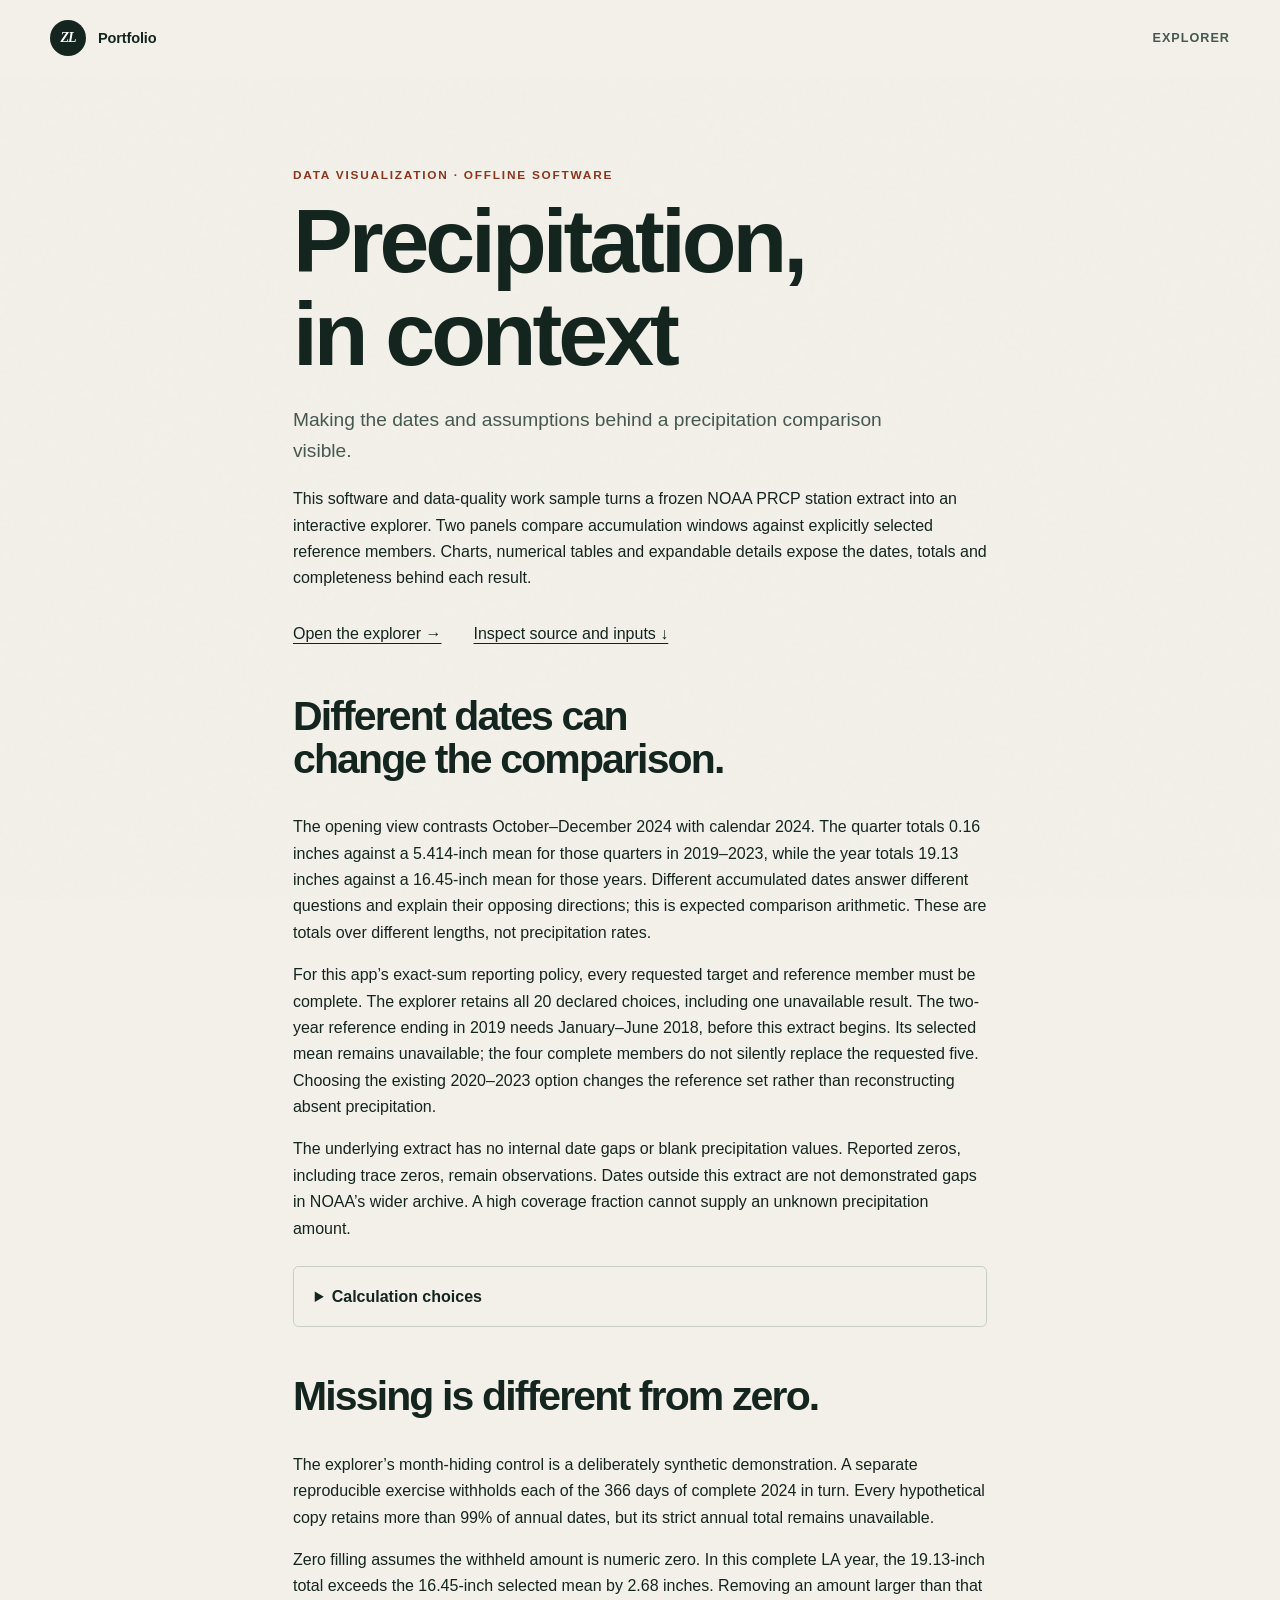
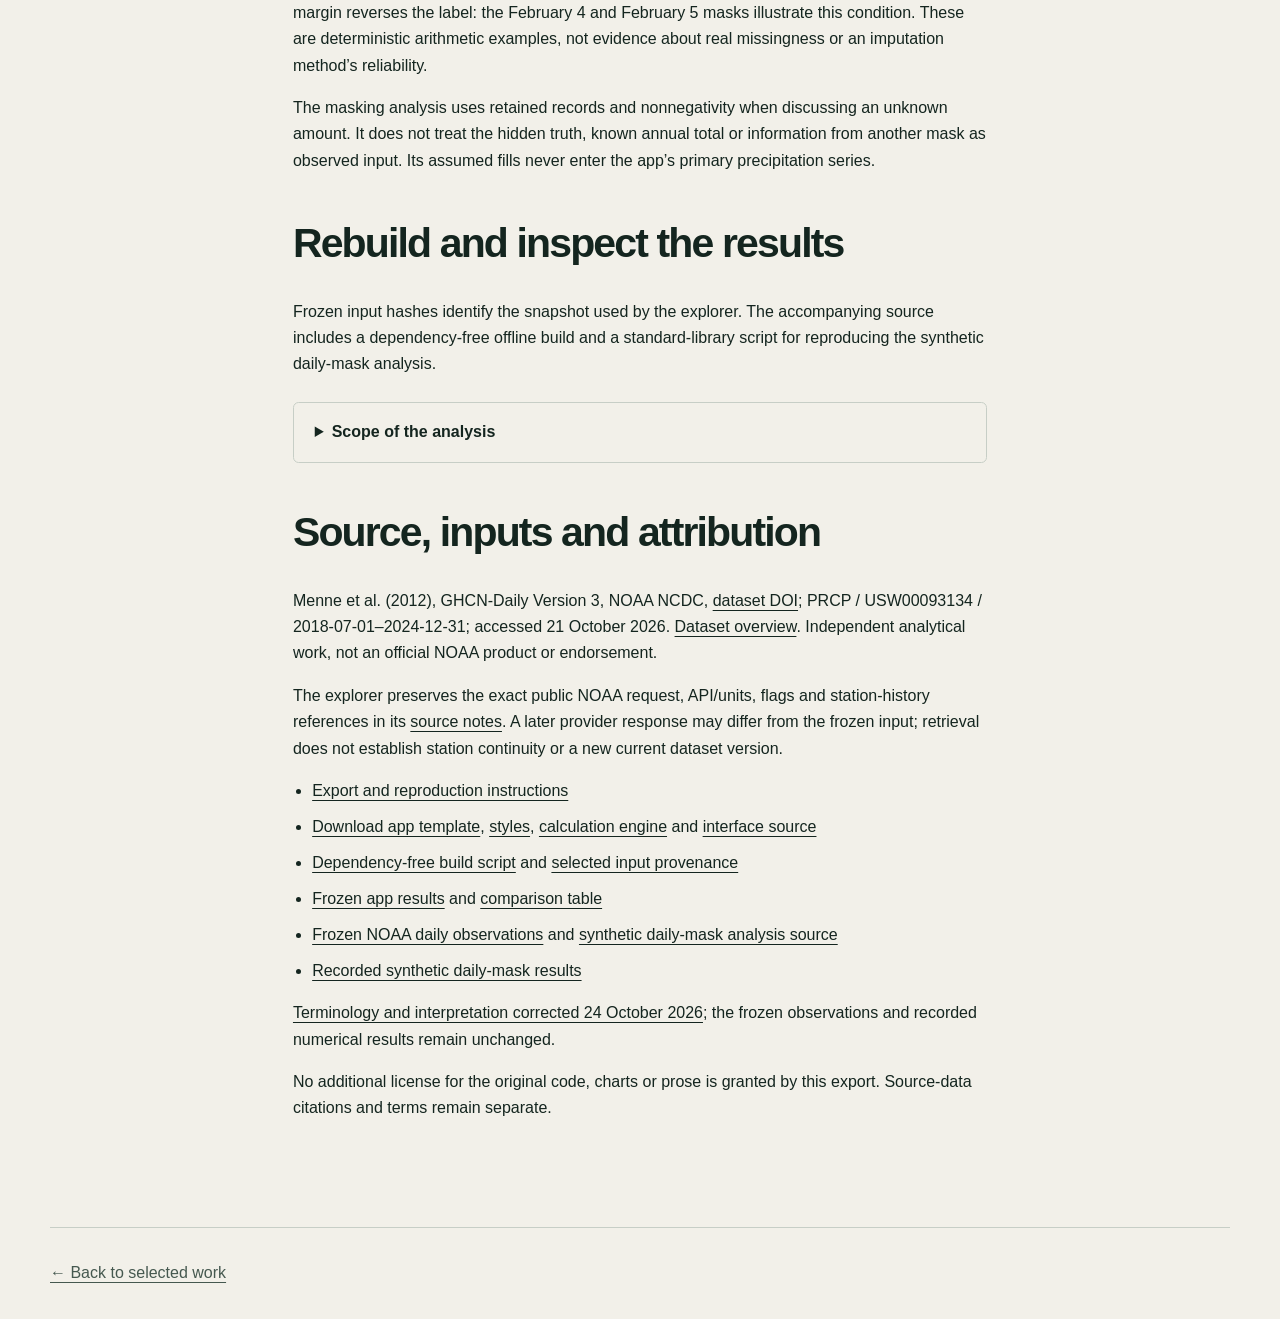
<file: work/rainfall/case-study.html>
<!doctype html>
<html lang="en">
<head>
  <meta charset="utf-8">
  <meta name="viewport" content="width=device-width, initial-scale=1">
  <meta name="description" content="A reproducible NOAA precipitation explorer and data-quality work sample with transparent comparisons and completeness rules.">
  <meta name="theme-color" content="#f2f0e9">
  <title>Precipitation, in context — case study</title>
  <link rel="stylesheet" href="../../styles.css">
  <style>
    .case-header{position:sticky;top:0}
    .case-main{padding-block:clamp(3rem,7vw,7rem);max-width:78ch}
    .case-main h1{font-size:clamp(2.6rem,7vw,5.8rem);max-width:13ch;margin-bottom:1.4rem}
    .case-main h2{font-size:clamp(1.7rem,3.2vw,2.6rem);margin-top:3rem;scroll-margin-top:7rem}
    .case-lead{font-size:1.2rem;color:var(--ink-soft);max-width:58ch}
    .case-actions{display:flex;flex-wrap:wrap;gap:1rem 2rem;margin:1.8rem 0 2.5rem}
    .case-main p,.case-main li{overflow-wrap:anywhere}
    .case-main li{margin-block:.6rem}
    .case-main details{margin-block:1.5rem;padding:1.1rem 1.3rem;border:1px solid #c7cec6;border-radius:var(--radius-sm)}
    .case-main summary{cursor:pointer;font-weight:700;line-height:1.5}
    .case-main details p:first-of-type{margin-top:1rem}
    .case-main code{overflow-wrap:anywhere}
    .case-main .source-list{padding-left:1.2rem}
    .case-footer{padding-block:2rem;border-top:1px solid #c7cec6;color:var(--ink-soft)}
    @media(max-width:600px){.case-header .brand-name{display:inline}}
    @media print{.case-main{padding:0}.case-main details{break-inside:avoid}}
  </style>
</head>
<body>
<a class="skip-link" href="#main-content">Skip to case study</a>
<header class="site-header case-header">
  <div class="shell header-inner">
    <a class="brand" href="../../#contributions"><span class="brand-mark" aria-hidden="true">ZL</span><span class="brand-name">Portfolio</span></a>
    <nav class="site-nav" aria-label="Case study navigation"><a href="./">Explorer</a></nav>
  </div>
</header>
<main class="shell case-main" id="main-content">
  <p class="eyebrow">Data visualization · Offline software</p>
  <h1>Precipitation, in context</h1>
  <p class="case-lead">Making the dates and assumptions behind a precipitation comparison visible.</p>
  <p>This software and data-quality work sample turns a frozen NOAA PRCP station extract into an interactive explorer. Two panels compare accumulation windows against explicitly selected reference members. Charts, numerical tables and expandable details expose the dates, totals and completeness behind each result.</p>
  <div class="case-actions"><a href="./">Open the explorer →</a><a href="#source">Inspect source and inputs ↓</a></div>

  <h2 id="methods">Different dates can change the comparison.</h2>
  <p>The opening view contrasts October–December 2024 with calendar 2024. The quarter totals 0.16 inches against a 5.414-inch mean for those quarters in 2019–2023, while the year totals 19.13 inches against a 16.45-inch mean for those years. Different accumulated dates answer different questions and explain their opposing directions; this is expected comparison arithmetic. These are totals over different lengths, not precipitation rates.</p>
  <p>For this app’s exact-sum reporting policy, every requested target and reference member must be complete. The explorer retains all 20 declared choices, including one unavailable result. The two-year reference ending in 2019 needs January–June 2018, before this extract begins. Its selected mean remains unavailable; the four complete members do not silently replace the requested five. Choosing the existing 2020–2023 option changes the reference set rather than reconstructing absent precipitation.</p>
  <p>The underlying extract has no internal date gaps or blank precipitation values. Reported zeros, including trace zeros, remain observations. Dates outside this extract are not demonstrated gaps in NOAA’s wider archive. A high coverage fraction cannot supply an unknown precipitation amount.</p>
  <details><summary>Calculation choices</summary><p>PRCP is total precipitation, including the liquid-water equivalent of frozen precipitation. It is not a rain-only measure. Different reference means answer different relative questions; changing a label does not establish statistical significance.</p><p>All target windows end in December 2024. Reference years identify window endpoints: a 24-month member ending in 2023 spans January 2022–December 2023. The app converts inches to millimetres using 25.4 millimetres per inch without adding measurement precision. It uses a shared, zero-based scale for the two absolute-total charts. An incomplete requested reference makes its full mean and percentage unavailable; a zero denominator would make the percentage undefined.</p><p>The app embeds its frozen data and calculation logic. It needs no live data request, external library, account or model service. Inspectable build sources and selected input files accompany the export.</p></details>

  <h2 id="synthetic-masks">Missing is different from zero.</h2>
  <p>The explorer’s month-hiding control is a deliberately synthetic demonstration. A separate reproducible exercise withholds each of the 366 days of complete 2024 in turn. Every hypothetical copy retains more than 99% of annual dates, but its strict annual total remains unavailable.</p>
  <p>Zero filling assumes the withheld amount is numeric zero. In this complete LA year, the 19.13-inch total exceeds the 16.45-inch selected mean by 2.68 inches. Removing an amount larger than that margin reverses the label: the February 4 and February 5 masks illustrate this condition. These are deterministic arithmetic examples, not evidence about real missingness or an imputation method’s reliability.</p>
  <p>The masking analysis uses retained records and nonnegativity when discussing an unknown amount. It does not treat the hidden truth, known annual total or information from another mask as observed input. Its assumed fills never enter the app’s primary precipitation series.</p>

  <h2 id="validation">Rebuild and inspect the results</h2>
  <p>Frozen input hashes identify the snapshot used by the explorer. The accompanying source includes a dependency-free offline build and a standard-library script for reproducing the synthetic daily-mask analysis.</p>
  <details><summary>Scope of the analysis</summary><p>The masking direction follows the starting margin and the omitted amount. If a complete total already lies below a fixed reference, subtracting a nonnegative daily amount cannot make it above: zero sign reversals are then algebraically guaranteed, not an informative robustness test. Requiring a complete total is a reporting policy, not validation of an optimal missing-data method.</p><p>Short selected references are not climate normals, and overlapping windows share observations. Station continuity, homogenization and the May 2024 handoff remain unresolved. Provider dates alone do not establish UTC intervals when observation-time fields are blank.</p><p>The results describe accumulation windows and constructed missing-data cases for this station extract. They do not estimate climate trends, forecasts or wildfire causes.</p></details>

  <h2 id="source">Source, inputs and attribution</h2>
  <p>Menne et al. (2012), GHCN-Daily Version 3, NOAA NCDC, <a href="https://doi.org/10.7289/V5D21VHZ">dataset DOI</a>; PRCP / USW00093134 / 2018-07-01–2024-12-31; accessed 21 October 2026. <a href="https://doi.org/10.1175/JTECH-D-11-00103.1">Dataset overview</a>. Independent analytical work, not an official NOAA product or endorsement.</p>
  <p>The explorer preserves the exact public NOAA request, API/units, flags and station-history references in its <a href="index.html#methods-title">source notes</a>. A later provider response may differ from the frozen input; retrieval does not establish station continuity or a new current dataset version.</p>
  <ul class="source-list">
    <li><a href="README.txt">Export and reproduction instructions</a></li>
    <li><a href="src/index.template.html" download="index.template.html">Download app template</a>, <a href="src/styles.css">styles</a>, <a href="src/engine.js">calculation engine</a> and <a href="src/app.js">interface source</a></li>
    <li><a href="scripts/build.py">Dependency-free build script</a> and <a href="data/INPUTS.json">selected input provenance</a></li>
    <li><a href="data/frozen-results.json">Frozen app results</a> and <a href="data/frozen-comparisons.csv">comparison table</a></li>
    <li><a href="data/noaa-daily-current.csv">Frozen NOAA daily observations</a> and <a href="analysis/single-day-census/analyze_single_day_census.py">synthetic daily-mask analysis source</a></li>
    <li><a href="analysis/single-day-census/results.json">Recorded synthetic daily-mask results</a></li>
  </ul>
  <p><a href="CORRECTIONS_2026-10-24.txt">Terminology and interpretation corrected 24 October 2026</a>; the frozen observations and recorded numerical results remain unchanged.</p>
  <p>No additional license for the original code, charts or prose is granted by this export. Source-data citations and terms remain separate.</p>
</main>
<footer class="shell case-footer"><a href="../../#contributions">← Back to selected work</a></footer>
</body>
</html>
</file>
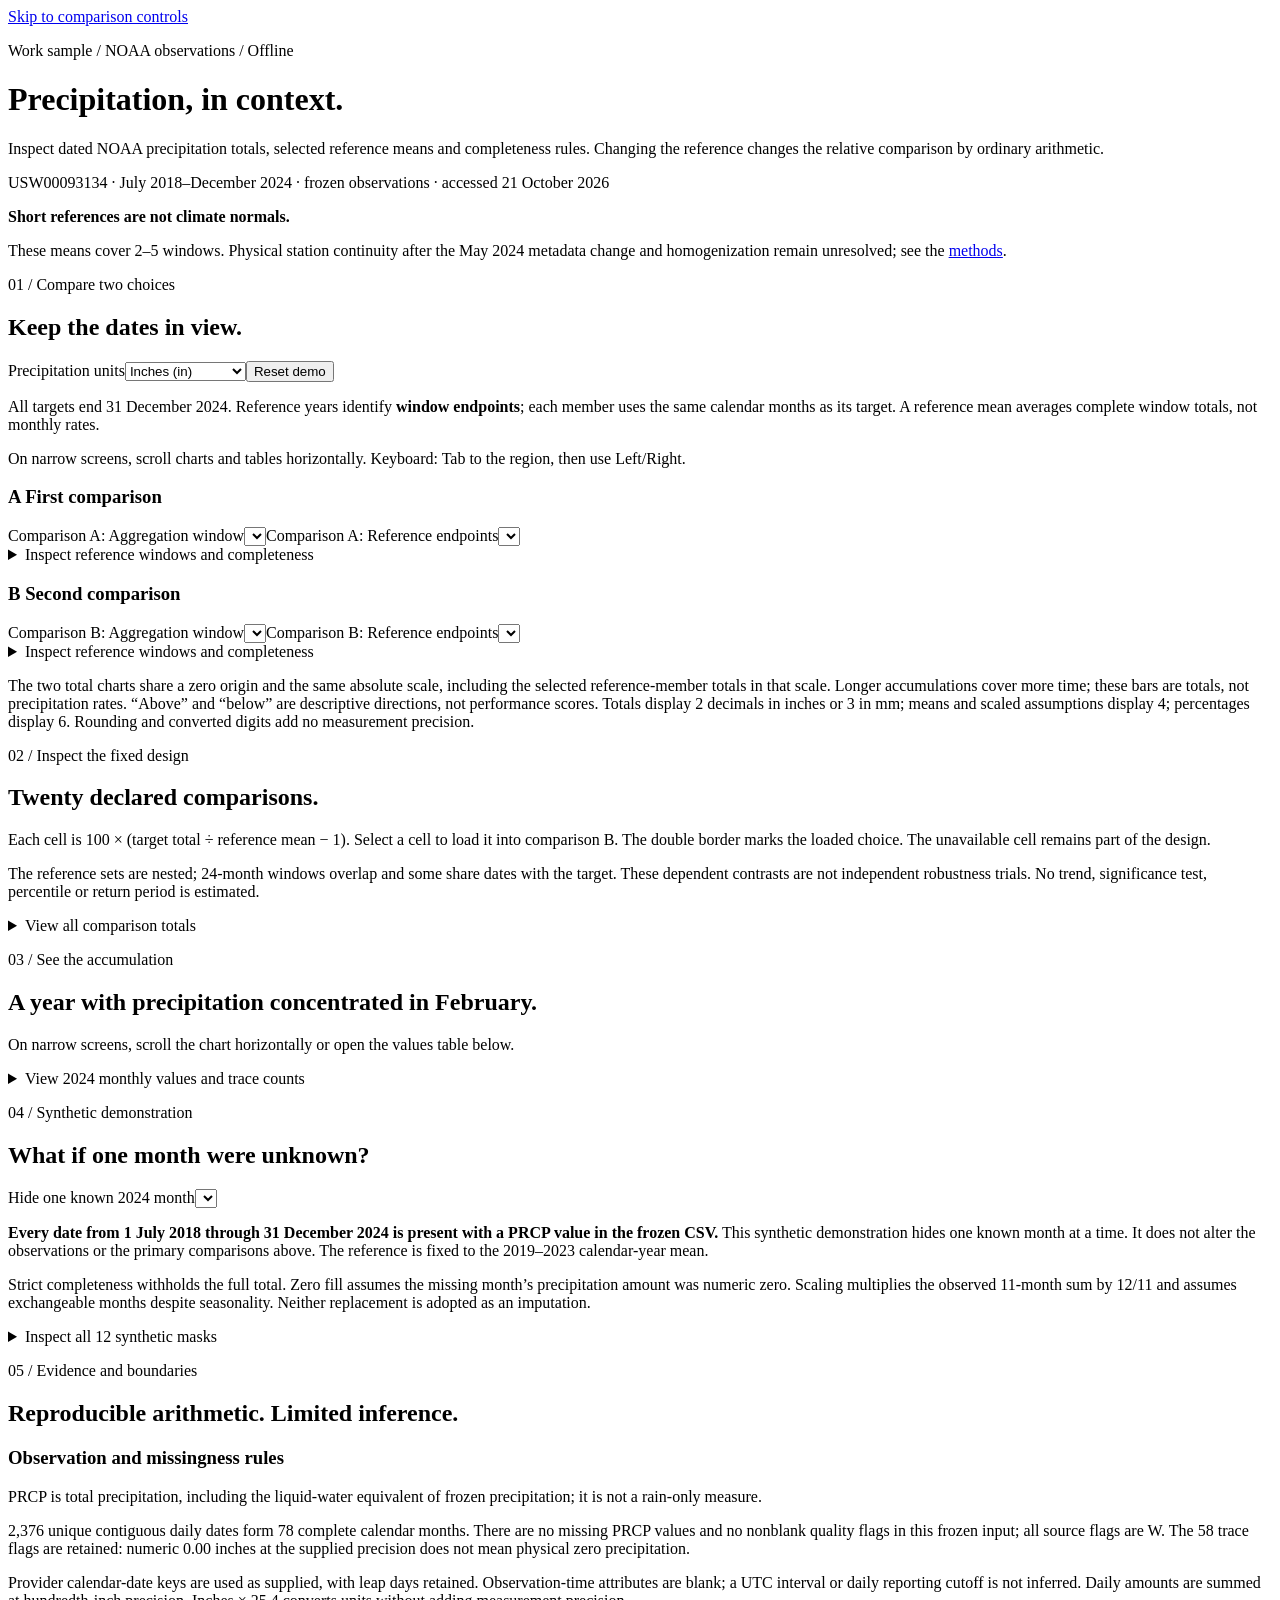
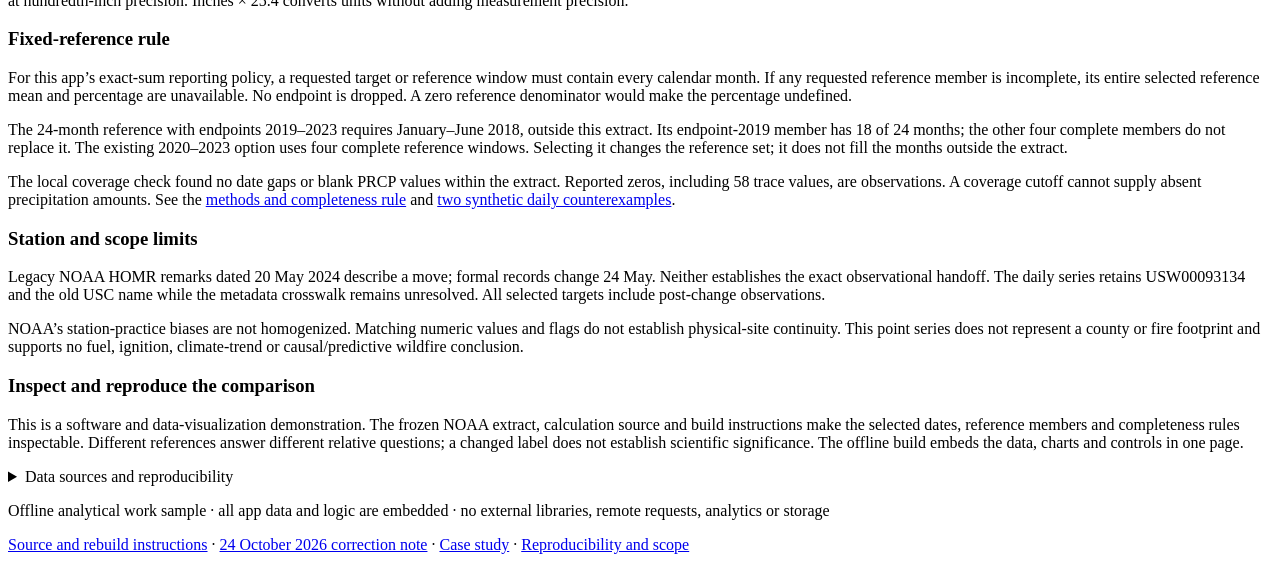
<file: work/rainfall/src/index.template.html>
<!doctype html>
<html lang="en">
<head>
  <meta charset="utf-8">
  <meta name="viewport" content="width=device-width,initial-scale=1">
  <meta http-equiv="Content-Security-Policy" content="default-src 'none'; script-src 'unsafe-inline'; style-src 'unsafe-inline'; connect-src 'none'; base-uri 'none'; form-action 'none'">
  <meta name="description" content="Reproducible NOAA precipitation explorer and data-quality work sample with dated totals, selected reference means and explicit completeness rules.">
  <title>Precipitation, in context · offline work sample</title>
  <style>/*__STYLES__*/</style>
</head>
<body>
<a class="skip" href="#controls">Skip to comparison controls</a>
<header class="masthead">
  <div class="wrap">
    <p class="eyebrow">Work sample <span aria-hidden="true">/</span> NOAA observations <span aria-hidden="true">/</span> Offline</p>
    <h1>Precipitation, in context.</h1>
    <p class="dek">Inspect dated NOAA precipitation totals, selected reference means and completeness rules. Changing the reference changes the relative comparison by ordinary arithmetic.</p>
    <p class="meta">USW00093134 · July 2018–December 2024 · frozen observations · accessed 21 October 2026</p>
  </div>
</header>
<main class="wrap">
  <aside class="warning" aria-labelledby="limits-title">
    <strong id="limits-title">Short references are not climate normals.</strong>
    <p>These means cover 2–5 windows. Physical station continuity after the May 2024 metadata change and homogenization remain unresolved; see the <a href="#methods-title">methods</a>.</p>
  </aside>
  <noscript><p class="warning">JavaScript is required for the controls and charts. Frozen results remain available in <a href="data/frozen-comparisons.csv">the comparison CSV</a> and the <a href="case-study.html#methods">methods and completeness rule</a>.</p></noscript>
  <section aria-labelledby="compare-title" id="controls">
    <div class="section-head"><div><p class="eyebrow">01 / Compare two choices</p><h2 id="compare-title">Keep the dates in view.</h2></div>
      <div class="global-controls"><label for="units">Precipitation units<select id="units"><option value="in">Inches (in)</option><option value="mm">Millimetres (mm)</option></select></label><button id="reset" type="button">Reset demo</button></div></div>
    <p>All targets end 31 December 2024. Reference years identify <strong>window endpoints</strong>; each member uses the same calendar months as its target. A reference mean averages complete window totals, not monthly rates.</p>
    <p class="caption">On narrow screens, scroll charts and tables horizontally. Keyboard: Tab to the region, then use Left/Right.</p>
    <div class="comparisons">
      <article class="comparison" aria-labelledby="title-a">
        <h3 id="title-a"><span class="letter">A</span> First comparison</h3>
        <div class="choices"><label for="window-a"><span class="sr-only">Comparison A: </span>Aggregation window<select id="window-a"></select></label><label for="reference-a"><span class="sr-only">Comparison A: </span>Reference endpoints<select id="reference-a"></select></label></div>
        <div id="result-a"></div>
        <div id="chart-a" class="chart" role="region" aria-label="Comparison A totals chart; scroll horizontally if needed" tabindex="0"></div>
        <details><summary>Inspect reference windows and completeness</summary><div id="members-a" class="table-wrap" role="region" aria-label="Comparison A reference windows; scroll horizontally if needed" tabindex="0"></div></details>
      </article>
      <article class="comparison" aria-labelledby="title-b">
        <h3 id="title-b"><span class="letter">B</span> Second comparison</h3>
        <div class="choices"><label for="window-b"><span class="sr-only">Comparison B: </span>Aggregation window<select id="window-b"></select></label><label for="reference-b"><span class="sr-only">Comparison B: </span>Reference endpoints<select id="reference-b"></select></label></div>
        <div id="result-b"></div>
        <div id="chart-b" class="chart" role="region" aria-label="Comparison B totals chart; scroll horizontally if needed" tabindex="0"></div>
        <details><summary>Inspect reference windows and completeness</summary><div id="members-b" class="table-wrap" role="region" aria-label="Comparison B reference windows; scroll horizontally if needed" tabindex="0"></div></details>
      </article>
    </div>
    <p id="comparison-note" class="note"></p>
    <p id="announcement" role="status" aria-live="polite" aria-atomic="true" class="sr-only"></p>
    <p class="caption">The two total charts share a zero origin and the same absolute scale, including the selected reference-member totals in that scale. Longer accumulations cover more time; these bars are totals, not precipitation rates. “Above” and “below” are descriptive directions, not performance scores. Totals display 2 decimals in inches or 3 in mm; means and scaled assumptions display 4; percentages display 6. Rounding and converted digits add no measurement precision.</p>
  </section>
  <section aria-labelledby="grid-title">
    <div class="section-head"><div><p class="eyebrow">02 / Inspect the fixed design</p><h2 id="grid-title">Twenty declared comparisons.</h2></div></div>
    <p>Each cell is 100 × (target total ÷ reference mean − 1). Select a cell to load it into comparison B. The double border marks the loaded choice. The unavailable cell remains part of the design.</p>
    <div id="matrix" class="table-wrap" role="region" aria-label="Comparison matrix; scroll horizontally if needed" tabindex="0"></div>
    <p class="caption">The reference sets are nested; 24-month windows overlap and some share dates with the target. These dependent contrasts are not independent robustness trials. No trend, significance test, percentile or return period is estimated.</p>
    <details><summary>View all comparison totals</summary><div id="all-results" class="table-wrap" role="region" aria-label="All comparison totals; scroll horizontally if needed" tabindex="0"></div></details>
  </section>
  <section aria-labelledby="monthly-title">
    <p class="eyebrow">03 / See the accumulation</p><h2 id="monthly-title">A year with precipitation concentrated in February.</h2>
    <p id="monthly-intro"></p><p class="caption">On narrow screens, scroll the chart horizontally or open the values table below.</p><div id="monthly-chart" class="monthly-chart" role="region" aria-label="Monthly precipitation chart; scroll horizontally on narrow screens or use the data table" tabindex="0"></div>
    <details><summary>View 2024 monthly values and trace counts</summary><div id="monthly-table" class="table-wrap" role="region" aria-label="Monthly values and trace counts; scroll horizontally if needed" tabindex="0"></div></details>
  </section>
  <section aria-labelledby="missing-title" class="synthetic">
    <div class="section-head"><div><p class="eyebrow">04 / Synthetic demonstration</p><h2 id="missing-title">What if one month were unknown?</h2></div><label for="mask-month">Hide one known 2024 month<select id="mask-month"></select></label></div>
    <p><strong>Every date from 1 July 2018 through 31 December 2024 is present with a PRCP value in the frozen CSV.</strong> This synthetic demonstration hides one known month at a time. It does not alter the observations or the primary comparisons above. The reference is fixed to the 2019–2023 calendar-year mean.</p>
    <div id="mask-result"></div>
    <p class="caption">Strict completeness withholds the full total. Zero fill assumes the missing month’s precipitation amount was numeric zero. Scaling multiplies the observed 11-month sum by 12/11 and assumes exchangeable months despite seasonality. Neither replacement is adopted as an imputation.</p>
    <details><summary>Inspect all 12 synthetic masks</summary><div id="masks-table" class="table-wrap" role="region" aria-label="Synthetic mask values; scroll horizontally if needed" tabindex="0"></div></details>
  </section>
  <section aria-labelledby="methods-title">
    <p class="eyebrow">05 / Evidence and boundaries</p><h2 id="methods-title">Reproducible arithmetic. Limited inference.</h2>
    <div class="method-grid">
      <div><h3>Observation and missingness rules</h3><p>PRCP is total precipitation, including the liquid-water equivalent of frozen precipitation; it is not a rain-only measure.</p><p>2,376 unique contiguous daily dates form 78 complete calendar months. There are no missing PRCP values and no nonblank quality flags in this frozen input; all source flags are W. The 58 trace flags are retained: numeric 0.00 inches at the supplied precision does not mean physical zero precipitation.</p><p>Provider calendar-date keys are used as supplied, with leap days retained. Observation-time attributes are blank; a UTC interval or daily reporting cutoff is not inferred. Daily amounts are summed at hundredth-inch precision. Inches × 25.4 converts units without adding measurement precision.</p></div>
      <div><h3>Fixed-reference rule</h3><p>For this app’s exact-sum reporting policy, a requested target or reference window must contain every calendar month. If any requested reference member is incomplete, its entire selected reference mean and percentage are unavailable. No endpoint is dropped. A zero reference denominator would make the percentage undefined.</p><p>The 24-month reference with endpoints 2019–2023 requires January–June 2018, outside this extract. Its endpoint-2019 member has 18 of 24 months; the other four complete members do not replace it. The existing 2020–2023 option uses four complete reference windows. Selecting it changes the reference set; it does not fill the months outside the extract.</p><p>The local coverage check found no date gaps or blank PRCP values within the extract. Reported zeros, including 58 trace values, are observations. A coverage cutoff cannot supply absent precipitation amounts. See the <a href="case-study.html#methods">methods and completeness rule</a> and <a href="case-study.html#synthetic-masks">two synthetic daily counterexamples</a>.</p></div>
      <div><h3>Station and scope limits</h3><p>Legacy NOAA HOMR remarks dated 20 May 2024 describe a move; formal records change 24 May. Neither establishes the exact observational handoff. The daily series retains USW00093134 and the old USC name while the metadata crosswalk remains unresolved. All selected targets include post-change observations.</p><p>NOAA’s station-practice biases are not homogenized. Matching numeric values and flags do not establish physical-site continuity. This point series does not represent a county or fire footprint and supports no fuel, ignition, climate-trend or causal/predictive wildfire conclusion.</p></div>
      <div><h3>Inspect and reproduce the comparison</h3><p>This is a software and data-visualization demonstration. The frozen NOAA extract, calculation source and build instructions make the selected dates, reference members and completeness rules inspectable. Different references answer different relative questions; a changed label does not establish scientific significance. The offline build embeds the data, charts and controls in one page.</p></div>
    </div>
    <details><summary>Data sources and reproducibility</summary>
      <div class="sources"><p><strong>This explorer uses a frozen NOAA-only snapshot accessed 21 October 2026.</strong> The app and portable build use local data. GHCN-Daily Version 3 identifies the cited collection; the accompanying hashes identify this snapshot.</p>
      <ul>
        <li><a href="https://doi.org/10.7289/V5D21VHZ">Menne et al. (2012), GHCN-Daily Version 3, NOAA NCDC</a> — PRCP, USW00093134, 1 July 2018–31 December 2024, accessed 21 October 2026.</li>
        <li><a href="https://doi.org/10.1175/JTECH-D-11-00103.1">Menne et al. (2012), dataset overview, JTECH 29, 897–910</a>.</li>
        <li><a href="https://www.ncei.noaa.gov/access/services/data/v1?dataset=daily-summaries&amp;stations=USW00093134&amp;startDate=2018-07-01&amp;endDate=2024-12-31&amp;dataTypes=PRCP&amp;units=standard&amp;format=csv&amp;includeAttributes=true&amp;includeStationName=true">Exact NOAA daily-summaries request</a> · <a href="https://www.ncei.noaa.gov/support/access-data-service-api-user-documentation">API and units</a> · <a href="https://www.ncei.noaa.gov/pub/data/ghcn/daily/readme.txt">GHCN-Daily flags</a>.</li>
        <li><a href="https://www.ncei.noaa.gov/access/homr/services/station/20003285?date=all">NOAA station history</a> · <a href="https://www.ncei.noaa.gov/access/metadata/landing-page/bin/iso?id=gov.noaa.ncdc:C00861">GHCN-Daily metadata and caveats</a> · <a href="https://www.ncei.noaa.gov/data-submission/data-licensing">NCEI source policy</a>.</li>
        <li>Inspectable files: <a href="data/frozen-results.json">frozen app results</a>, <a href="data/noaa-daily-current.csv">frozen NOAA daily CSV</a>, <a href="data/INPUTS.json">input hashes and citations</a>, and <a href="README.txt">source and rebuild instructions</a>. See the <a href="case-study.html#methods">methods and limitations</a> and <a href="case-study.html#synthetic-masks">synthetic daily-mask analysis</a>.</li>
      </ul><p>See NCEI’s linked source policy for source-data terms. No additional license for the original code, charts or prose is granted by this export. This work sample is not an official NOAA product or endorsement.</p>
      <p class="hash">Frozen daily CSV SHA-256: 113a694665a7d1be8e66f02442d4aac6c32fc3f846f9ec903fe192b5c19a7fed</p></div>
    </details>
  </section>
</main>
<footer class="wrap"><p>Offline analytical work sample · all app data and logic are embedded · no external libraries, remote requests, analytics or storage</p><p><a href="README.txt">Source and rebuild instructions</a> · <a href="CORRECTIONS_2026-10-24.txt">24 October 2026 correction note</a> · <a href="case-study.html">Case study</a> · <a href="case-study.html#validation">Reproducibility and scope</a></p></footer>
<script id="frozen-data" type="application/json">/*__DATA__*/</script>
<script>/*__ENGINE__*/</script>
<script>/*__APP__*/</script>
</body>
</html>
</file>
<file: styles.css>
/*
 * Zackary Loevseth — professional portfolio
 * Buildless, local-first, and deliberately free of external assets or trackers.
 */

:root {
  --paper: #f2f0e9;
  --paper-deep: #e6e2d7;
  --surface: #fbfaf6;
  --ink: #14251f;
  --ink-soft: #45584f;
  --ink-faint: #68776f;
  --line: #ccd2c9;
  --line-strong: #aab5ab;
  --accent: #c55231;
  --accent-dark: #8f341d;
  --forest: #173a2f;
  --sage: #b9c7ba;
  --focus: #e4633f;
  --radius-sm: 0.35rem;
  --radius-md: 0.85rem;
  --radius-lg: 1.5rem;
  --shadow: 0 20px 55px rgb(20 37 31 / 0.08);
  --font-sans: Inter, ui-sans-serif, -apple-system, BlinkMacSystemFont, "Segoe UI", sans-serif;
  --font-serif: Iowan Old Style, Baskerville, "Times New Roman", serif;
  --shell: min(1180px, calc(100vw - 3rem));
}

*,
*::before,
*::after {
  box-sizing: border-box;
}

html {
  scroll-behavior: smooth;
  scroll-padding-top: 6rem;
}

body {
  margin: 0;
  background: var(--paper);
  color: var(--ink);
  font-family: var(--font-sans);
  font-size: 1rem;
  line-height: 1.65;
  text-rendering: optimizeLegibility;
  -webkit-font-smoothing: antialiased;
  overflow-x: clip;
}

body::before {
  position: fixed;
  inset: 0;
  z-index: -1;
  pointer-events: none;
  content: "";
  opacity: 0.28;
  background-image: url("data:image/svg+xml,%3Csvg viewBox='0 0 160 160' xmlns='http://www.w3.org/2000/svg'%3E%3Cfilter id='n'%3E%3CfeTurbulence type='fractalNoise' baseFrequency='.9' numOctaves='3' stitchTiles='stitch'/%3E%3C/filter%3E%3Crect width='100%25' height='100%25' filter='url(%23n)' opacity='.055'/%3E%3C/svg%3E");
}

img,
svg {
  display: block;
  max-width: 100%;
}

a {
  color: inherit;
  text-decoration-thickness: 0.08em;
  text-underline-offset: 0.22em;
}

a:hover {
  color: var(--accent-dark);
}

:focus-visible {
  outline: 3px solid var(--focus);
  outline-offset: 4px;
  border-radius: 0.12rem;
}

::selection {
  background: #f1b9a8;
  color: #12231d;
}

h1,
h2,
h3,
p {
  margin-top: 0;
}

h1,
h2,
h3 {
  line-height: 1.04;
  text-wrap: balance;
}

h1,
h2 {
  letter-spacing: -0.045em;
}

h3 {
  letter-spacing: -0.025em;
}

code {
  padding: 0.08em 0.28em;
  border-radius: 0.25rem;
  background: rgb(20 37 31 / 0.08);
  font-size: 0.9em;
}

.shell {
  width: var(--shell);
  margin-inline: auto;
}

.skip-link {
  position: fixed;
  top: 0.75rem;
  left: 0.75rem;
  z-index: 100;
  padding: 0.75rem 1rem;
  border-radius: var(--radius-sm);
  background: var(--ink);
  color: white;
  transform: translateY(-150%);
  transition: transform 160ms ease;
}

.skip-link:focus {
  color: white;
  transform: translateY(0);
}

.eyebrow,
.mini-label {
  color: var(--accent-dark);
  font-size: 0.74rem;
  font-weight: 750;
  letter-spacing: 0.15em;
  line-height: 1.4;
  text-transform: uppercase;
}

.mini-label {
  color: var(--ink-faint);
}

.button {
  display: inline-flex;
  min-height: 3.1rem;
  align-items: center;
  justify-content: center;
  gap: 0.45rem;
  padding: 0.8rem 1.2rem;
  border: 1px solid transparent;
  border-radius: 999px;
  font-size: 0.9rem;
  font-weight: 700;
  line-height: 1.2;
  text-decoration: none;
  transition: background-color 160ms ease, color 160ms ease, border-color 160ms ease, transform 160ms ease;
}

.button:hover {
  transform: translateY(-2px);
}

.button-primary {
  background: var(--ink);
  color: #fff;
}

.button-primary:hover {
  background: var(--accent-dark);
  color: #fff;
}

.button-text {
  padding-inline: 0.55rem;
  color: var(--ink);
}

.button-outline {
  border-color: rgb(255 255 255 / 0.48);
  color: #fff;
}

.button-outline:hover {
  border-color: #fff;
  background: #fff;
  color: var(--forest);
}

/* Header */
.site-header {
  position: fixed;
  top: 0;
  right: 0;
  left: 0;
  z-index: 50;
  border-bottom: 1px solid transparent;
  background: rgb(242 240 233 / 0.78);
  backdrop-filter: blur(14px);
  -webkit-backdrop-filter: blur(14px);
  transition: border-color 160ms ease, background-color 160ms ease;
}

.site-header.is-scrolled {
  border-bottom-color: rgb(170 181 171 / 0.7);
  background: rgb(242 240 233 / 0.94);
}

.header-inner {
  display: flex;
  min-height: 4.75rem;
  align-items: center;
  justify-content: space-between;
  gap: 2rem;
}

.brand {
  display: inline-flex;
  align-items: center;
  gap: 0.75rem;
  font-size: 0.91rem;
  font-weight: 750;
  letter-spacing: -0.01em;
  text-decoration: none;
}

.brand:hover {
  color: var(--ink);
}

.brand-mark {
  display: grid;
  width: 2.25rem;
  height: 2.25rem;
  place-items: center;
  border-radius: 50%;
  background: var(--ink);
  color: white;
  font-family: var(--font-serif);
  font-size: 0.88rem;
  font-style: italic;
  letter-spacing: -0.07em;
}

.site-nav {
  display: flex;
  align-items: center;
  gap: clamp(1rem, 2.5vw, 2.25rem);
}

.site-nav a {
  position: relative;
  color: var(--ink-soft);
  font-size: 0.79rem;
  font-weight: 720;
  letter-spacing: 0.08em;
  text-decoration: none;
  text-transform: uppercase;
}

.site-nav a::after {
  position: absolute;
  right: 0;
  bottom: -0.35rem;
  left: 0;
  height: 1px;
  background: currentColor;
  content: "";
  transform: scaleX(0);
  transform-origin: right;
  transition: transform 160ms ease;
}

.site-nav a:hover,
.site-nav a[aria-current="true"] {
  color: var(--ink);
}

.site-nav a:hover::after,
.site-nav a[aria-current="true"]::after {
  transform: scaleX(1);
  transform-origin: left;
}

/* Hero */
.hero {
  position: relative;
  min-height: min(1000px, 100svh);
  padding-top: 9.2rem;
  overflow: clip;
}

.hero::after {
  position: absolute;
  top: 12%;
  right: -12rem;
  z-index: -1;
  width: 32rem;
  height: 32rem;
  border: 1px solid rgb(197 82 49 / 0.16);
  border-radius: 50%;
  box-shadow: 0 0 0 5rem rgb(197 82 49 / 0.025), 0 0 0 10rem rgb(197 82 49 / 0.018);
  content: "";
}

.hero-grid {
  display: grid;
  align-items: end;
  grid-template-columns: minmax(0, 1.55fr) minmax(18rem, 0.65fr);
  gap: clamp(4rem, 8vw, 8rem);
}

.hero-copy {
  padding-block: 4.75rem 4rem;
}

.hero h1 {
  max-width: 13ch;
  margin-bottom: 2rem;
  font-size: clamp(3.7rem, 8vw, 7.4rem);
  font-weight: 650;
}

.hero h1 em {
  color: var(--accent);
  font-family: var(--font-serif);
  font-weight: 400;
}

.hero-intro {
  max-width: 61ch;
  margin-bottom: 2.3rem;
  color: var(--ink-soft);
  font-size: clamp(1.06rem, 1.6vw, 1.3rem);
  line-height: 1.65;
}

.hero-actions {
  display: flex;
  flex-wrap: wrap;
  align-items: center;
  gap: 0.7rem;
}

.hero-aside {
  align-self: stretch;
  display: flex;
  min-height: 34rem;
  flex-direction: column;
  justify-content: space-between;
  padding: 2rem;
  border: 1px solid var(--line-strong);
  border-radius: var(--radius-lg) var(--radius-lg) 0 0;
  background: rgb(251 250 246 / 0.58);
  box-shadow: var(--shadow);
}

.hero-monogram {
  display: flex;
  align-items: flex-start;
  justify-content: center;
  color: var(--forest);
  font-family: var(--font-serif);
  font-size: clamp(7rem, 13vw, 11rem);
  font-style: italic;
  letter-spacing: -0.2em;
  line-height: 0.8;
  opacity: 0.92;
}

.hero-monogram span:last-child {
  padding-top: 0.28em;
  color: var(--accent);
}

.focus-note {
  padding-top: 1.4rem;
  border-top: 1px solid var(--line);
}

.focus-note > p:not(.mini-label) {
  margin-bottom: 1rem;
  font-size: 0.98rem;
  line-height: 1.55;
}

.focus-note > p:last-child {
  margin-bottom: 0;
}

.capability-strip {
  display: grid;
  padding-block: 1.4rem;
  border-top: 1px solid var(--line-strong);
  border-bottom: 1px solid var(--line-strong);
  grid-template-columns: repeat(3, 1fr);
}

.capability-strip p {
  display: flex;
  min-height: 2.4rem;
  align-items: center;
  gap: 1rem;
  margin: 0;
  padding-inline: 1.4rem;
  color: var(--ink-soft);
  font-size: 0.81rem;
  font-weight: 660;
  letter-spacing: 0.015em;
  line-height: 1.35;
}

.capability-strip p:first-child {
  padding-left: 0;
}

.capability-strip p + p {
  border-left: 1px solid var(--line);
}

.capability-strip span {
  color: var(--accent-dark);
  font-family: var(--font-serif);
  font-size: 1.1rem;
  font-style: italic;
}

/* Shared section structures */
.section {
  padding-block: clamp(6rem, 11vw, 10rem);
}

.section-heading {
  display: grid;
  align-items: end;
  margin-bottom: clamp(3rem, 6vw, 5.25rem);
  grid-template-columns: minmax(0, 1.35fr) minmax(18rem, 0.65fr);
  gap: clamp(3rem, 8vw, 8rem);
}

.section-heading h2,
.practice-intro h2,
.independent-heading h2,
.path-grid h2,
.contact-grid h2 {
  max-width: 12ch;
  margin-bottom: 0;
  font-size: clamp(2.7rem, 5.4vw, 5.4rem);
  font-weight: 620;
}

.section-heading > p,
.practice-intro > p,
.independent-intro,
.research-inner > div > p {
  margin-bottom: 0;
  color: var(--ink-soft);
  font-size: 1.05rem;
}

/* Selected work */
.work-section {
  background: var(--surface);
}

.project-grid {
  display: grid;
  grid-template-columns: repeat(2, minmax(0, 1fr));
  gap: 1rem;
}

.project-card {
  position: relative;
  display: flex;
  min-height: 36rem;
  flex-direction: column;
  padding: clamp(1.5rem, 3.2vw, 2.6rem);
  border: 1px solid var(--line);
  border-radius: var(--radius-md);
  background: var(--paper);
  overflow: hidden;
  transition: border-color 180ms ease, box-shadow 180ms ease, transform 180ms ease;
}

.project-card::before {
  position: absolute;
  top: 0;
  left: 0;
  width: 0;
  height: 3px;
  background: var(--accent);
  content: "";
  transition: width 260ms ease;
}

.project-card:hover {
  border-color: var(--line-strong);
  box-shadow: 0 24px 55px rgb(20 37 31 / 0.09);
  transform: translateY(-3px);
}

.project-card:hover::before {
  width: 100%;
}

.project-card-featured {
  background: #eef1ea;
}

.project-card-dark {
  border-color: var(--forest);
  background: var(--forest);
  color: #f8f6ef;
}

.project-card-dark:hover {
  border-color: var(--forest);
  box-shadow: 0 24px 55px rgb(20 37 31 / 0.2);
}

.project-card-dark .project-kicker,
.project-card-dark .scope-note,
.project-card-dark .notes-body,
.project-card-dark .card-index {
  color: #cbd8cf;
}

.project-card-dark .scope-note {
  border-top-color: rgb(255 255 255 / 0.22);
  border-bottom-color: rgb(255 255 255 / 0.22);
}

.project-card-dark .project-notes {
  border-bottom-color: rgb(255 255 255 / 0.22);
}

.project-card-dark .project-notes summary,
.project-card-dark .card-links a {
  color: #fff;
}

.card-topline {
  display: flex;
  align-items: flex-start;
  justify-content: space-between;
  gap: 1rem;
  margin-bottom: 4rem;
}

.card-index {
  color: var(--ink-faint);
  font-family: var(--font-serif);
  font-size: 1.1rem;
  font-style: italic;
}

.status {
  display: inline-flex;
  min-height: 1.8rem;
  align-items: center;
  padding: 0.25rem 0.58rem;
  border: 1px solid currentColor;
  border-radius: 999px;
  font-size: 0.64rem;
  font-weight: 780;
  letter-spacing: 0.08em;
  line-height: 1.25;
  text-transform: uppercase;
}

.status-published {
  color: #28583f;
}

.status-merged {
  color: #31516d;
}

.status-open {
  color: #744f16;
}

.status-prototype {
  color: #d9e6dc;
}

.status-award {
  color: var(--accent-dark);
}

.project-kicker {
  margin-bottom: 0.65rem;
  color: var(--ink-faint);
  font-size: 0.74rem;
  font-weight: 730;
  letter-spacing: 0.08em;
  text-transform: uppercase;
}

.project-card h3 {
  max-width: 18ch;
  margin-bottom: 1.5rem;
  font-size: clamp(1.8rem, 3vw, 2.75rem);
  font-weight: 630;
}

.project-summary {
  max-width: 57ch;
  margin-bottom: 1.75rem;
  color: inherit;
  font-size: 1.02rem;
}

.scope-note {
  margin-bottom: 1rem;
  padding-block: 1rem;
  border-top: 1px solid var(--line);
  border-bottom: 1px solid var(--line);
  color: var(--ink-soft);
  font-size: 0.79rem;
  line-height: 1.55;
}

.scope-note strong {
  color: inherit;
  font-weight: 790;
}

.project-notes {
  margin-bottom: 1.1rem;
  border-bottom: 1px solid var(--line);
}

.project-notes summary {
  position: relative;
  padding: 0.35rem 1.5rem 0.8rem 0;
  color: var(--ink);
  cursor: pointer;
  font-size: 0.76rem;
  font-weight: 760;
  letter-spacing: 0.04em;
  list-style: none;
}

.project-notes summary::-webkit-details-marker {
  display: none;
}

.project-notes summary::after {
  position: absolute;
  top: 0.2rem;
  right: 0;
  content: "+";
  font-family: var(--font-serif);
  font-size: 1.3rem;
  font-weight: 400;
}

.project-notes[open] summary::after {
  content: "−";
}

.notes-body {
  color: var(--ink-soft);
  font-size: 0.79rem;
  line-height: 1.6;
}

.notes-body p:last-child {
  margin-bottom: 1rem;
}

.card-links {
  display: flex;
  flex-wrap: wrap;
  gap: 0.55rem 1.25rem;
  margin-top: auto;
  padding-top: 1.1rem;
}

.card-links a {
  color: var(--ink);
  font-size: 0.78rem;
  font-weight: 760;
  text-decoration: none;
}

.card-links a:hover {
  color: var(--accent-dark);
  text-decoration: underline;
}

/* Experience and practice */
.practice-section {
  position: relative;
  border-top: 1px solid var(--line);
  background: var(--paper);
}

.experience-section {
  padding-bottom: clamp(5rem, 8vw, 7.5rem);
}

.experience-header {
  display: grid;
  align-items: stretch;
  margin-bottom: clamp(3.5rem, 7vw, 6rem);
  grid-template-columns: minmax(0, 1.2fr) minmax(20rem, 0.8fr);
  gap: clamp(3rem, 8vw, 8rem);
}

.practice-grid {
  display: grid;
  grid-template-columns: minmax(0, 0.85fr) minmax(0, 1.15fr);
  gap: clamp(4rem, 10vw, 10rem);
}

.practice-intro {
  position: sticky;
  top: 8rem;
  align-self: start;
}

.experience-section .practice-intro {
  position: static;
}

.practice-intro h2 {
  margin-bottom: 2rem;
}

.award-card {
  position: relative;
  display: flex;
  min-height: 30rem;
  flex-direction: column;
  justify-content: flex-end;
  padding: clamp(1.6rem, 3.4vw, 2.7rem);
  border: 1px solid #ddad9d;
  border-radius: var(--radius-lg);
  background: #f3ded5;
  overflow: hidden;
}

.award-card::before {
  position: absolute;
  top: -7rem;
  right: -6rem;
  width: 20rem;
  height: 20rem;
  border: 1px solid rgb(143 52 29 / 0.18);
  border-radius: 50%;
  box-shadow: 0 0 0 3.8rem rgb(197 82 49 / 0.035), 0 0 0 7.4rem rgb(197 82 49 / 0.025);
  content: "";
}

.award-topline {
  position: absolute;
  top: clamp(1.6rem, 3.4vw, 2.7rem);
  right: clamp(1.6rem, 3.4vw, 2.7rem);
  left: clamp(1.6rem, 3.4vw, 2.7rem);
  display: flex;
  align-items: flex-start;
  justify-content: space-between;
  gap: 1rem;
}

.award-mark {
  color: var(--accent);
  font-family: var(--font-serif);
  font-size: 2.4rem;
  line-height: 0.7;
}

.award-card .project-kicker {
  position: relative;
  color: var(--accent-dark);
}

.award-card h3 {
  position: relative;
  max-width: 12ch;
  margin-bottom: 1.2rem;
  font-size: clamp(2.25rem, 4vw, 3.7rem);
  font-weight: 620;
}

.award-copy {
  position: relative;
  max-width: 43ch;
  margin-bottom: 0;
  color: var(--ink-soft);
  font-size: 1rem;
}

.practice-list {
  border-top: 1px solid var(--line-strong);
}

.experience-practices {
  display: grid;
  border-bottom: 1px solid var(--line-strong);
  grid-template-columns: repeat(3, minmax(0, 1fr));
}

.experience-practices .practice-item {
  min-height: 15rem;
  padding: 2.4rem 1.5rem;
  border-bottom: 0;
  grid-template-columns: 2.8rem 1fr;
}

.experience-practices .practice-item:first-child {
  padding-left: 0;
}

.experience-practices .practice-item + .practice-item {
  border-left: 1px solid var(--line-strong);
}

.practice-item {
  display: grid;
  min-height: 13rem;
  align-items: start;
  padding-block: 2.3rem;
  border-bottom: 1px solid var(--line-strong);
  grid-template-columns: 4rem 1fr;
  gap: 1rem;
}

.practice-number {
  color: var(--accent-dark);
  font-family: var(--font-serif);
  font-size: 1.2rem;
  font-style: italic;
}

.practice-item h3 {
  margin-bottom: 0.8rem;
  font-size: clamp(1.55rem, 2.5vw, 2.25rem);
  font-weight: 630;
}

.practice-item p {
  max-width: 52ch;
  margin-bottom: 0;
  color: var(--ink-soft);
}

.independent-section {
  --accent-dark: #e69478;
  --ink-soft: #bdc9c2;
  --line-strong: rgb(255 255 255 / 0.22);
  background: var(--ink);
  color: #f7f5ee;
}

.independent-heading {
  display: grid;
  align-items: end;
  margin-bottom: clamp(3.5rem, 7vw, 6rem);
  grid-template-columns: minmax(0, 0.9fr) minmax(20rem, 1.1fr);
  gap: clamp(4rem, 10vw, 9rem);
}

.independent-heading h2 {
  color: #f7f5ee;
}

.independent-intro {
  max-width: 58ch;
  color: var(--ink-soft);
}

.research-feature-grid {
  display: grid;
  grid-template-columns: repeat(2, minmax(0, 1fr));
  gap: 1rem;
}

.research-feature-card {
  --accent-dark: #8f341d;
  --ink-soft: #45584f;
  position: relative;
  display: flex;
  min-height: 34rem;
  flex-direction: column;
  padding: clamp(1.6rem, 3.4vw, 2.8rem);
  border: 1px solid rgb(255 255 255 / 0.18);
  border-radius: var(--radius-lg);
  color: var(--ink);
  overflow: hidden;
}

.research-feature-card::after {
  position: absolute;
  top: -8rem;
  right: -8rem;
  width: 20rem;
  height: 20rem;
  border: 1px solid rgb(143 52 29 / 0.15);
  border-radius: 50%;
  content: "";
  pointer-events: none;
}

.research-feature-primary {
  background: #f1ddd4;
}

.research-feature-secondary {
  background: #edf0e9;
}

.research-feature-topline {
  position: relative;
  z-index: 1;
  display: flex;
  min-height: 4.25rem;
  align-items: flex-start;
  justify-content: space-between;
  gap: 1rem;
  margin-bottom: clamp(3rem, 6vw, 5rem);
}

.research-feature-card .status {
  max-width: 25rem;
}

.status-research {
  color: var(--accent-dark);
}

.research-feature-card .project-kicker,
.research-feature-card .card-index,
.research-feature-card h3,
.research-feature-card > p,
.research-feature-card .research-notes {
  position: relative;
  z-index: 1;
}

.research-feature-card h3 {
  max-width: 15ch;
  margin-bottom: 1.4rem;
  font-size: clamp(2.15rem, 3.6vw, 3.5rem);
  font-weight: 630;
}

.research-feature-card > p:not(.project-kicker) {
  max-width: 62ch;
  margin-bottom: 2rem;
  color: var(--ink-soft);
  font-size: 1rem;
}

.research-feature-card .research-notes {
  margin-top: auto;
  border-color: rgb(20 37 31 / 0.24);
}

.research-feature-card .research-notes summary {
  color: var(--ink);
}

.research-compact-grid {
  display: grid;
  margin-top: 1rem;
  grid-template-columns: minmax(0, 1.35fr) minmax(18rem, 0.65fr);
  gap: 1rem;
}

.research-compact-card {
  display: flex;
  min-height: 27rem;
  flex-direction: column;
  padding: clamp(1.55rem, 3vw, 2.5rem);
  border: 1px solid rgb(255 255 255 / 0.18);
  border-radius: var(--radius-lg);
  background: rgb(255 255 255 / 0.045);
}

.relational-controller-card {
  background:
    linear-gradient(135deg, rgb(185 199 186 / 0.13), transparent 58%),
    rgb(255 255 255 / 0.045);
}

.research-method-card {
  background: rgb(255 255 255 / 0.025);
}

.research-compact-topline {
  display: flex;
  min-height: 3.9rem;
  align-items: flex-start;
  justify-content: space-between;
  gap: 1rem;
  margin-bottom: clamp(2.5rem, 5vw, 4rem);
}

.research-compact-card .status {
  max-width: 24rem;
}

.research-compact-card .card-index {
  flex: 0 0 auto;
  color: #9eafa5;
}

.research-compact-card .project-kicker {
  color: #9eafa5;
}

.research-compact-card h3 {
  max-width: 19ch;
  margin-bottom: 1.25rem;
  color: #f7f5ee;
  font-size: clamp(1.75rem, 2.7vw, 2.8rem);
  font-weight: 620;
}

.research-compact-card > p:not(.project-kicker) {
  max-width: 66ch;
  margin-bottom: 2rem;
  color: var(--ink-soft);
}

.research-compact-notes {
  margin-top: auto;
  border-color: var(--line-strong);
}

.research-compact-notes summary {
  color: #fff;
}

.research-compact-notes .notes-body {
  padding-top: 0.45rem;
}

.research-verification {
  display: grid;
  margin-top: clamp(1.5rem, 3vw, 2.5rem);
  padding: clamp(1.6rem, 3.5vw, 2.8rem);
  border: 1px solid rgb(255 255 255 / 0.18);
  border-radius: var(--radius-lg);
  background: rgb(255 255 255 / 0.035);
  grid-template-columns: minmax(0, 0.8fr) minmax(22rem, 1.2fr);
  gap: clamp(3rem, 8vw, 7rem);
}

.research-verification-copy h3 {
  max-width: 16ch;
  margin-bottom: 1.25rem;
  color: #f7f5ee;
  font-size: clamp(1.9rem, 3vw, 3rem);
  font-weight: 620;
}

.research-verification-copy > p:last-child {
  margin-bottom: 0;
  color: var(--ink-soft);
}

.preprint-panel {
  align-self: center;
  border-top: 1px solid var(--line-strong);
  border-bottom: 1px solid var(--line-strong);
}

.preprint-panel > summary {
  position: relative;
  padding: 1.15rem 2rem 1.15rem 0;
  color: #fff;
  cursor: pointer;
  font-size: 0.79rem;
  font-weight: 760;
  letter-spacing: 0.06em;
  list-style: none;
  text-transform: uppercase;
}

.preprint-panel > summary::-webkit-details-marker {
  display: none;
}

.preprint-panel > summary::after {
  position: absolute;
  top: 0.85rem;
  right: 0;
  content: "+";
  font-family: var(--font-serif);
  font-size: 1.45rem;
  font-weight: 400;
}

.preprint-panel[open] > summary::after {
  content: "−";
}

.preprint-list {
  border-top: 1px solid var(--line-strong);
}

.preprint-list a {
  display: grid;
  align-items: center;
  padding-block: 1rem;
  color: #f7f5ee;
  text-decoration: none;
  grid-template-columns: minmax(0, 1fr) auto;
  gap: 1.25rem;
}

.preprint-list a + a {
  border-top: 1px solid rgb(255 255 255 / 0.14);
}

.preprint-list a:hover {
  color: #fff;
}

.preprint-list strong,
.preprint-list small {
  display: block;
}

.preprint-list strong {
  margin-bottom: 0.25rem;
  font-size: 0.93rem;
}

.preprint-list small {
  color: var(--ink-soft);
  font-size: 0.77rem;
  line-height: 1.5;
}

.preprint-meta {
  color: #e6ad99;
  font-size: 0.68rem;
  font-weight: 760;
  letter-spacing: 0.07em;
  text-transform: uppercase;
}

/* GIS */
.gis-section {
  background: var(--ink);
  color: #f7f5ee;
}

.gis-section .eyebrow {
  color: #e69478;
}

.gis-section .section-heading > p {
  color: #bccac2;
}

.gis-layout {
  display: grid;
  grid-template-columns: minmax(16rem, 0.55fr) minmax(0, 1.45fr);
  gap: clamp(3rem, 9vw, 8rem);
}

.skills-panel {
  align-self: start;
  padding: 1.5rem;
  border: 1px solid rgb(255 255 255 / 0.18);
  border-radius: var(--radius-md);
}

.skills-panel .mini-label {
  color: #9fb3a7;
}

.skill-list {
  display: flex;
  flex-wrap: wrap;
  gap: 0.45rem;
  margin: 1.35rem 0 0;
  padding: 0;
  list-style: none;
}

.skill-list li {
  padding: 0.42rem 0.7rem;
  border: 1px solid rgb(255 255 255 / 0.23);
  border-radius: 999px;
  color: #e3e9e4;
  font-size: 0.72rem;
  line-height: 1.3;
}

.study-list {
  border-top: 1px solid rgb(255 255 255 / 0.25);
}

.study {
  padding-block: 2.4rem;
  border-bottom: 1px solid rgb(255 255 255 / 0.25);
}

.study-meta {
  display: flex;
  justify-content: space-between;
  gap: 1rem;
  margin-bottom: 1.5rem;
  color: #9fb3a7;
  font-size: 0.7rem;
  font-weight: 740;
  letter-spacing: 0.09em;
  text-transform: uppercase;
}

.study h3 {
  max-width: 22ch;
  margin-bottom: 1rem;
  font-size: clamp(1.75rem, 3.6vw, 3rem);
  font-weight: 610;
}

.study .study-subtitle {
  max-width: 42ch;
  margin-top: -0.2rem;
  margin-bottom: 1.35rem;
  color: #edf1ee;
  font-family: var(--font-serif);
  font-size: 1.12rem;
  font-style: italic;
  line-height: 1.45;
}

.study > p:not(.scope-note) {
  max-width: 62ch;
  color: #cbd6d0;
}

.study-notes {
  max-width: 62ch;
  margin-block: 1.2rem;
  border-top: 1px solid rgb(255 255 255 / 0.16);
  border-bottom: 1px solid rgb(255 255 255 / 0.16);
}

.study-notes summary {
  position: relative;
  padding: 0.85rem 1.5rem 0.85rem 0;
  color: #eef2ef;
  cursor: pointer;
  font-size: 0.73rem;
  font-weight: 760;
  letter-spacing: 0.06em;
  list-style: none;
  text-transform: uppercase;
}

.study-notes summary::-webkit-details-marker {
  display: none;
}

.study-notes summary::after {
  position: absolute;
  top: 0.58rem;
  right: 0;
  content: "+";
  font-family: var(--font-serif);
  font-size: 1.35rem;
  font-weight: 400;
}

.study-notes[open] summary::after {
  content: "−";
}

.study-notes p {
  margin-bottom: 1rem;
  color: #b9c8c0;
  font-size: 0.8rem;
  line-height: 1.65;
}

.study .scope-note {
  max-width: 62ch;
  margin-bottom: 0;
  border-color: rgb(255 255 255 / 0.15);
  color: #aebfb5;
}

.study-link {
  display: inline-flex;
  align-items: center;
  gap: 0.35rem;
  margin-top: 1.15rem;
  color: #f4f6f4;
  font-size: 0.78rem;
  font-weight: 760;
  text-decoration: none;
}

.study-link:hover {
  color: #fff;
  text-decoration: underline;
}

.study-compact {
  margin-top: 2.25rem;
  padding: 1.8rem;
  border: 1px solid rgb(255 255 255 / 0.2);
  border-radius: var(--radius-md);
}

.study-compact h3 {
  max-width: 30ch;
  font-size: clamp(1.45rem, 2.7vw, 2.15rem);
}

.study-compact .scope-note {
  padding-bottom: 0;
  border-bottom: 0;
}

.supporting-coursework {
  margin-top: 2.25rem;
  padding: 1.8rem;
  border: 1px solid rgb(255 255 255 / 0.16);
  border-radius: var(--radius-md);
  background: rgb(255 255 255 / 0.025);
}

.supporting-coursework .mini-label {
  color: #9fb3a7;
}

.supporting-coursework h3 {
  margin-bottom: 1.4rem;
  font-size: clamp(1.4rem, 2.4vw, 1.9rem);
  font-weight: 620;
}

.supporting-coursework ul {
  margin: 0;
  padding: 0;
  list-style: none;
}

.supporting-coursework li {
  display: grid;
  padding-block: 1rem;
  border-top: 1px solid rgb(255 255 255 / 0.14);
  grid-template-columns: minmax(9rem, 0.55fr) minmax(0, 1.45fr);
  gap: 1.25rem;
}

.supporting-coursework strong {
  display: block;
  color: #eef2ef;
  font-size: 0.78rem;
}

.supporting-coursework li span {
  color: #b9c8c0;
  font-size: 0.78rem;
  line-height: 1.6;
}

.coursework-title {
  align-self: start;
}

.supporting-coursework .coursework-meta {
  display: block;
  margin-bottom: 0.5rem;
  color: #e6ad99;
  font-size: 0.61rem;
  font-weight: 750;
  letter-spacing: 0.07em;
  line-height: 1.45;
  text-transform: uppercase;
}

/* Professional path */
.path-section {
  background: var(--paper-deep);
}

.path-grid {
  display: grid;
  grid-template-columns: minmax(0, 0.9fr) minmax(0, 1.1fr);
  gap: clamp(4rem, 10vw, 10rem);
}

.timeline {
  margin: 0;
  padding: 0;
  border-top: 1px solid var(--line-strong);
  list-style: none;
}

.timeline li {
  display: grid;
  padding-block: 2rem;
  border-bottom: 1px solid var(--line-strong);
  grid-template-columns: 8.5rem 1fr;
  gap: 1.5rem;
}

.timeline-years {
  color: var(--accent-dark);
  font-family: var(--font-serif);
  font-size: 1rem;
  font-style: italic;
}

.timeline h3 {
  margin-bottom: 0.6rem;
  font-size: 1.28rem;
  line-height: 1.25;
}

.timeline p {
  margin-bottom: 0;
  color: var(--ink-soft);
  font-size: 0.9rem;
}

/* Research link */
.research-path {
  background: var(--forest);
  color: #fff;
}

.research-inner {
  display: grid;
  min-height: 24rem;
  align-items: center;
  padding-block: 4rem;
  grid-template-columns: 0.42fr 1fr auto;
  gap: clamp(2rem, 5vw, 5rem);
}

.research-inner .eyebrow {
  color: #df9075;
}

.research-inner h2 {
  margin-bottom: 1rem;
  font-size: clamp(2.3rem, 4vw, 4.2rem);
  font-weight: 610;
}

.research-inner > div > p {
  max-width: 55ch;
  color: #c4d2ca;
}

/* Contact */
.contact-section {
  background: var(--paper-deep);
}

.contact-grid {
  display: grid;
  align-items: start;
  grid-template-columns: minmax(0, 1fr) minmax(22rem, 0.75fr);
  gap: clamp(4rem, 10vw, 10rem);
}

.contact-links {
  border-top: 1px solid var(--line-strong);
}

.contact-links a {
  display: grid;
  align-items: center;
  padding-block: 1.45rem;
  border-bottom: 1px solid var(--line-strong);
  grid-template-columns: 5rem 1fr auto;
  gap: 1rem;
  text-decoration: none;
}

.contact-links a > span:first-child {
  color: var(--ink-faint);
  font-size: 0.71rem;
  font-weight: 760;
  letter-spacing: 0.08em;
  text-transform: uppercase;
}

.contact-links strong {
  font-size: 0.93rem;
}

.contact-links a:hover strong {
  text-decoration: underline;
  text-underline-offset: 0.25em;
}

/* Footer */
.site-footer {
  padding-block: 1.6rem;
  background: var(--ink);
  color: #d6dfda;
}

.footer-inner {
  display: grid;
  align-items: center;
  grid-template-columns: 1fr 1fr 1fr;
  gap: 1rem;
  font-size: 0.72rem;
}

.footer-inner p {
  margin: 0;
}

.footer-inner p:nth-child(2) {
  text-align: center;
}

.footer-inner a {
  justify-self: end;
  color: inherit;
  text-decoration: none;
}

.footer-inner a:hover {
  color: #fff;
}

/* Progressive enhancement */
.js [data-reveal] {
  opacity: 0;
  transform: translateY(18px);
  transition: opacity 620ms ease, transform 620ms cubic-bezier(0.22, 1, 0.36, 1);
}

.js [data-reveal].is-visible {
  opacity: 1;
  transform: translateY(0);
}

.js .hero [data-reveal] {
  opacity: 1;
  transform: none;
}

@media (max-width: 980px) {
  .hero {
    min-height: auto;
  }

  .hero-grid,
  .section-heading,
  .experience-header,
  .practice-grid,
  .independent-heading,
  .research-feature-grid,
  .research-compact-grid,
  .research-verification,
  .path-grid,
  .contact-grid {
    grid-template-columns: 1fr;
  }

  .hero-grid {
    gap: 1rem;
  }

  .hero-copy {
    padding-block: 3.5rem 2rem;
  }

  .hero-aside {
    min-height: 20rem;
    display: grid;
    align-items: end;
    grid-template-columns: 0.7fr 1fr;
    gap: 2rem;
    border-radius: var(--radius-lg);
  }

  .hero-monogram {
    font-size: clamp(6rem, 18vw, 10rem);
  }

  .section-heading {
    align-items: start;
    gap: 2rem;
  }

  .section-heading > p {
    max-width: 62ch;
  }

  .practice-grid,
  .independent-heading,
  .research-verification,
  .path-grid,
  .contact-grid {
    gap: 4rem;
  }

  .independent-intro {
    max-width: 62ch;
  }

  .practice-intro {
    position: static;
  }

  .practice-intro > p {
    max-width: 62ch;
  }

  .award-card {
    min-height: 25rem;
  }

  .experience-practices {
    grid-template-columns: 1fr;
  }

  .experience-practices .practice-item,
  .experience-practices .practice-item:first-child {
    min-height: 0;
    padding: 2.1rem 0;
    border-bottom: 1px solid var(--line-strong);
  }

  .experience-practices .practice-item + .practice-item {
    border-left: 0;
  }

  .experience-practices .practice-item:last-child {
    border-bottom: 0;
  }

  .gis-layout {
    grid-template-columns: 0.65fr 1.35fr;
    gap: 3rem;
  }

  .research-inner {
    grid-template-columns: 1fr 1.4fr;
  }

  .research-inner .button {
    grid-column: 2;
    justify-self: start;
  }
}

@media (max-width: 720px) {
  :root {
    --shell: min(100% - 2rem, 42rem);
  }

  html {
    scroll-padding-top: 8.5rem;
  }

  .site-header {
    position: absolute;
    background: transparent;
    backdrop-filter: none;
  }

  .header-inner {
    min-height: 6.5rem;
    align-items: flex-start;
    flex-direction: column;
    justify-content: center;
    gap: 0.75rem;
  }

  .site-nav {
    width: 100%;
    justify-content: space-between;
    gap: 0.6rem;
  }

  .site-nav a {
    font-size: 0.64rem;
  }

  .hero {
    padding-top: 8rem;
  }

  .hero::after {
    top: 10rem;
    right: -18rem;
  }

  .hero h1 {
    font-size: clamp(3.15rem, 16vw, 5.4rem);
  }

  .hero-aside {
    min-height: auto;
    padding: 1.35rem;
    grid-template-columns: 1fr;
  }

  .hero-monogram {
    justify-content: flex-start;
    padding: 1.1rem 0 2rem 0.6rem;
    font-size: 7.5rem;
  }

  .capability-strip {
    margin-top: 1rem;
    grid-template-columns: 1fr;
  }

  .capability-strip p,
  .capability-strip p:first-child {
    padding: 0.9rem 0;
  }

  .capability-strip p + p {
    border-top: 1px solid var(--line);
    border-left: 0;
  }

  .project-grid {
    grid-template-columns: 1fr;
  }

  .project-card {
    min-height: auto;
  }

  .research-feature-card {
    min-height: auto;
  }

  .research-compact-card {
    min-height: auto;
  }

  .research-feature-topline {
    margin-bottom: 3rem;
  }

  .card-topline {
    margin-bottom: 3rem;
  }

  .gis-layout {
    grid-template-columns: 1fr;
  }

  .supporting-coursework li {
    grid-template-columns: 1fr;
    gap: 0.45rem;
  }

  .preprint-list a {
    align-items: start;
    grid-template-columns: 1fr;
    gap: 0.55rem;
  }

  .research-inner {
    min-height: 0;
    grid-template-columns: 1fr;
    gap: 1.3rem;
  }

  .research-inner .button {
    grid-column: auto;
  }

  .contact-links a {
    grid-template-columns: 4rem minmax(0, 1fr) auto;
  }

  .contact-links strong {
    overflow-wrap: anywhere;
  }

  .footer-inner {
    grid-template-columns: 1fr auto;
  }

  .footer-inner p:nth-child(2) {
    display: none;
  }
}

@media (max-width: 480px) {
  .brand-name {
    font-size: 0.82rem;
  }

  .hero-actions {
    align-items: stretch;
    flex-direction: column;
  }

  .button {
    width: 100%;
  }

  .hero-actions .button-text {
    justify-content: flex-start;
  }

  .status {
    max-width: 16rem;
  }

  .practice-item {
    grid-template-columns: 2.5rem 1fr;
  }

  .timeline li {
    grid-template-columns: 1fr;
    gap: 0.65rem;
  }

  .study-meta {
    align-items: flex-start;
    flex-direction: column;
    gap: 0.35rem;
  }

  .contact-links a {
    grid-template-columns: 1fr auto;
  }

  .contact-links a > span:first-child {
    grid-column: 1 / -1;
  }
}

@media (prefers-reduced-motion: reduce) {
  html {
    scroll-behavior: auto;
  }

  *,
  *::before,
  *::after {
    scroll-behavior: auto !important;
    transition-duration: 0.01ms !important;
    animation-duration: 0.01ms !important;
    animation-iteration-count: 1 !important;
  }

  .js [data-reveal] {
    opacity: 1;
    transform: none;
  }
}

@media print {
  .site-header,
  .hero-actions,
  .research-path,
  .contact-section,
  .site-footer {
    display: none;
  }

  body {
    background: #fff;
    color: #000;
  }

  .section,
  .hero {
    padding-block: 2rem;
  }

  .project-card {
    break-inside: avoid;
    color: #000;
    background: #fff;
  }

  .project-card-dark {
    border-color: #888;
  }

  .js [data-reveal] {
    opacity: 1;
    transform: none;
  }
}
</file>
